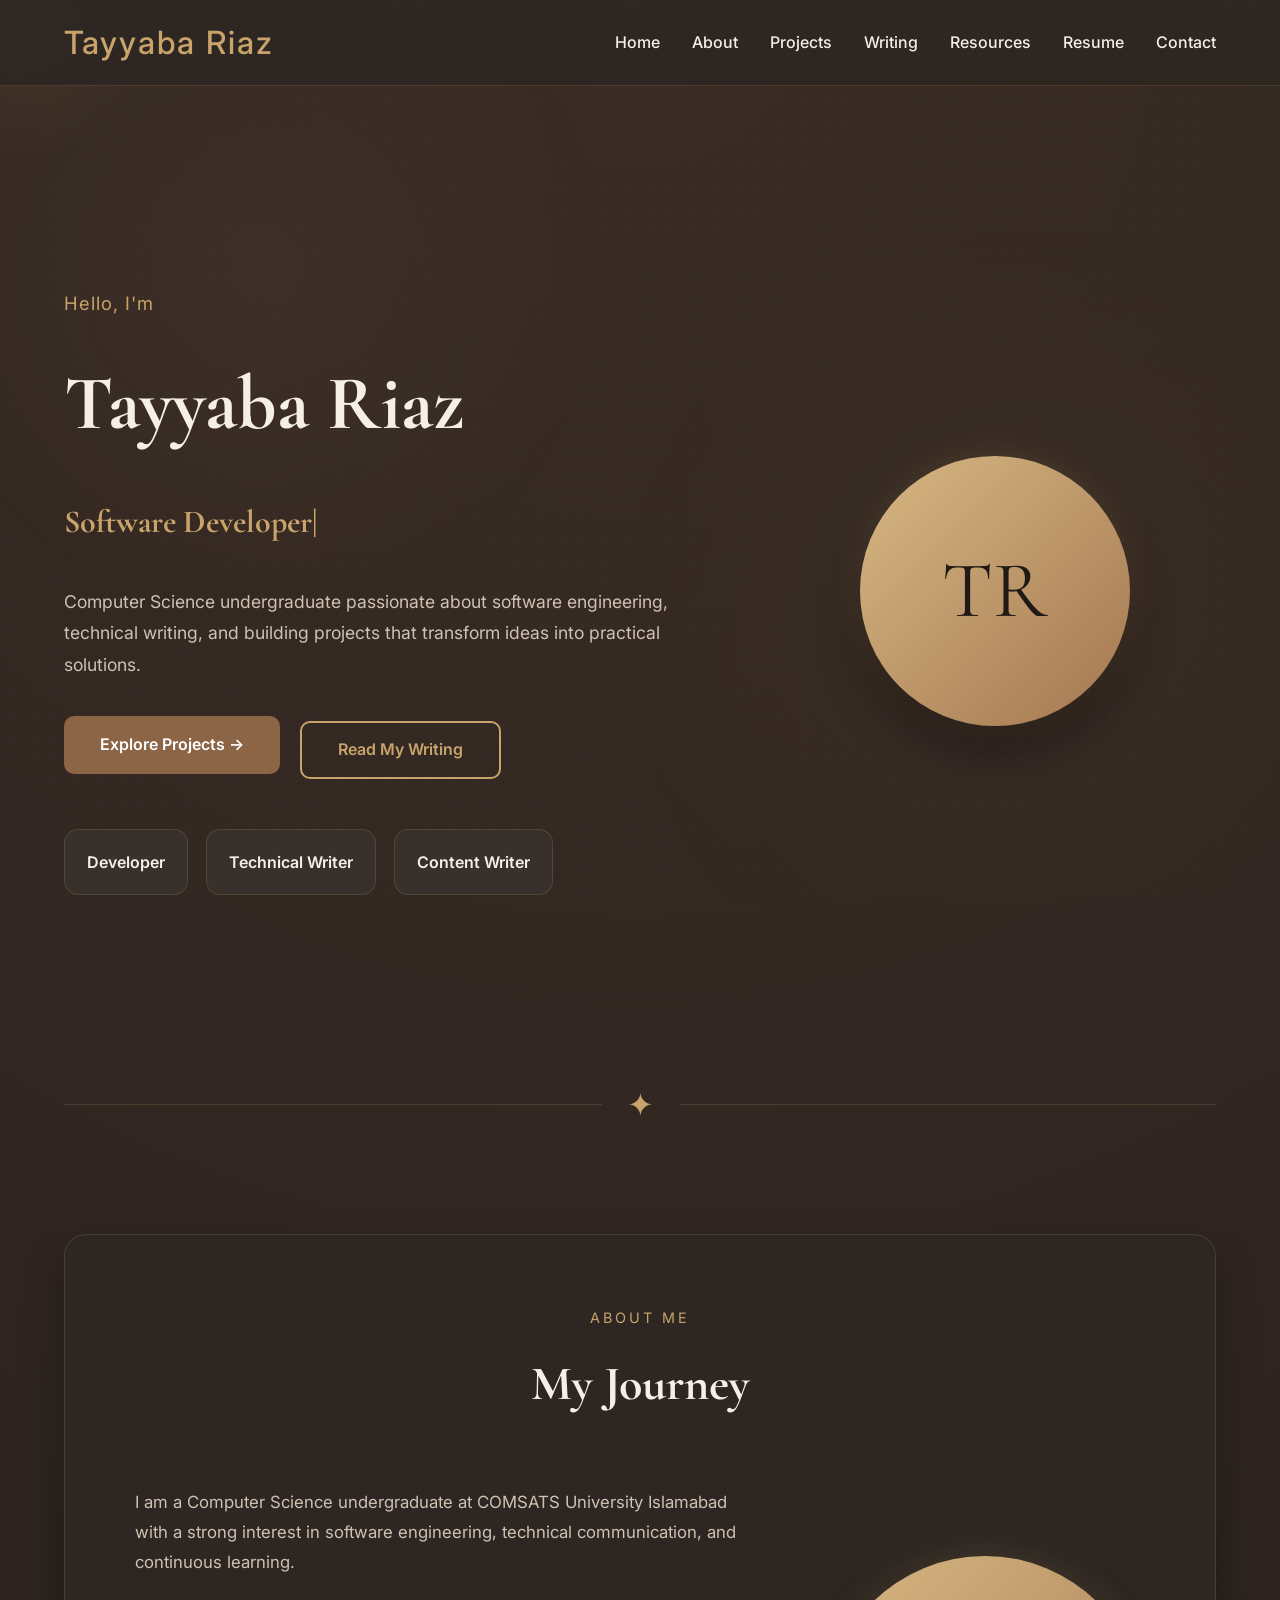
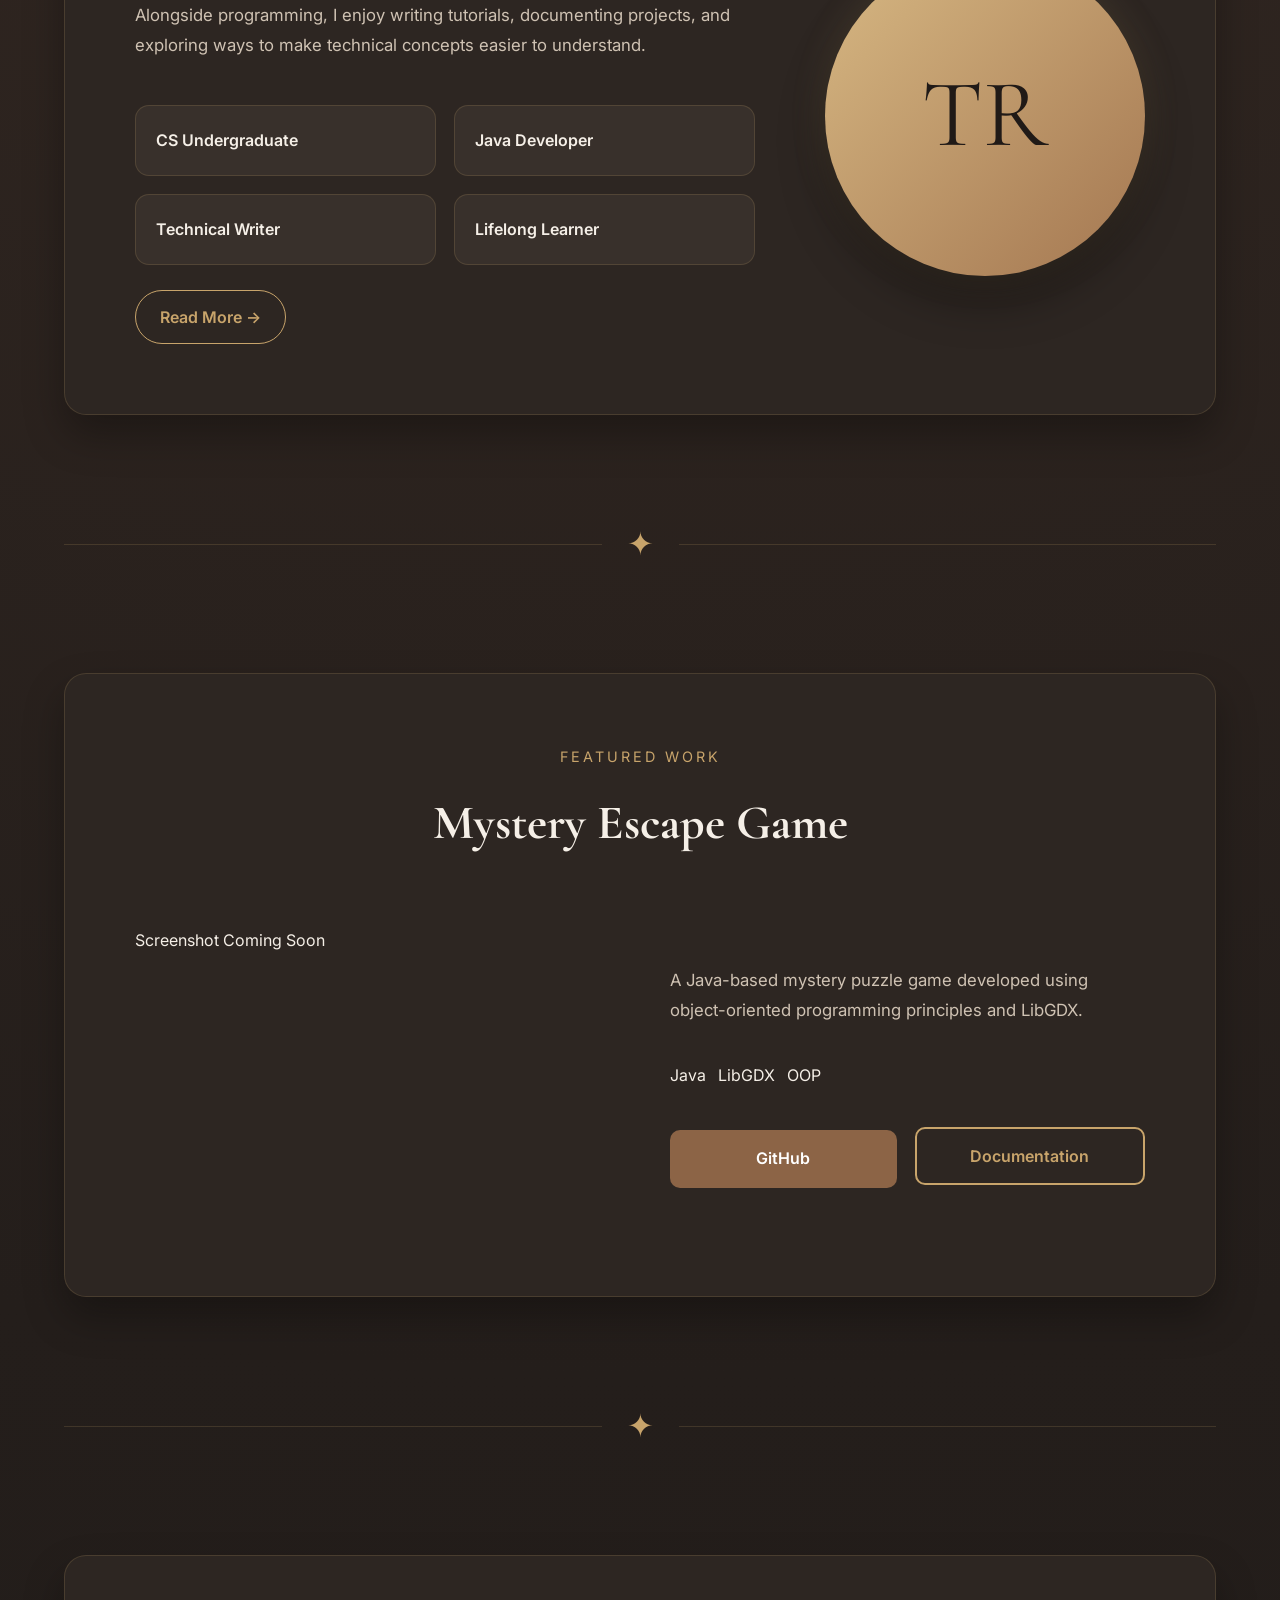
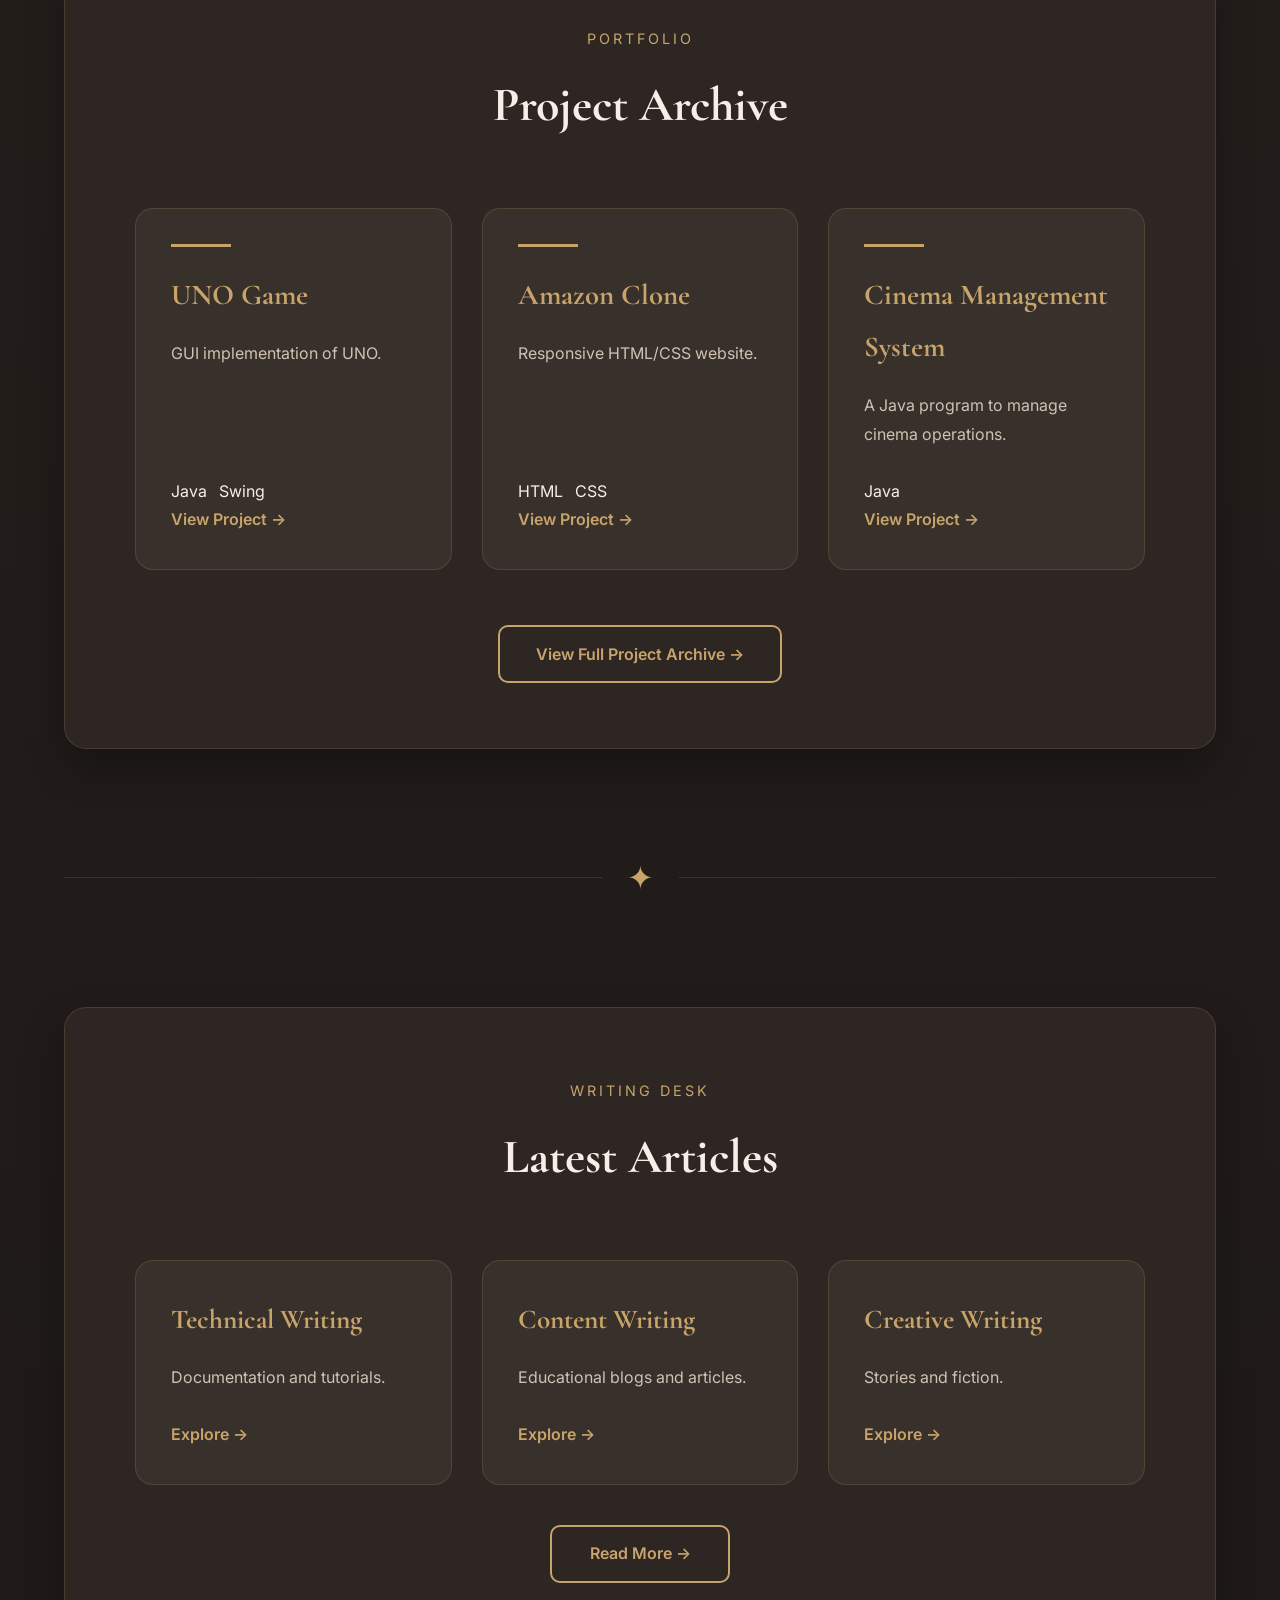
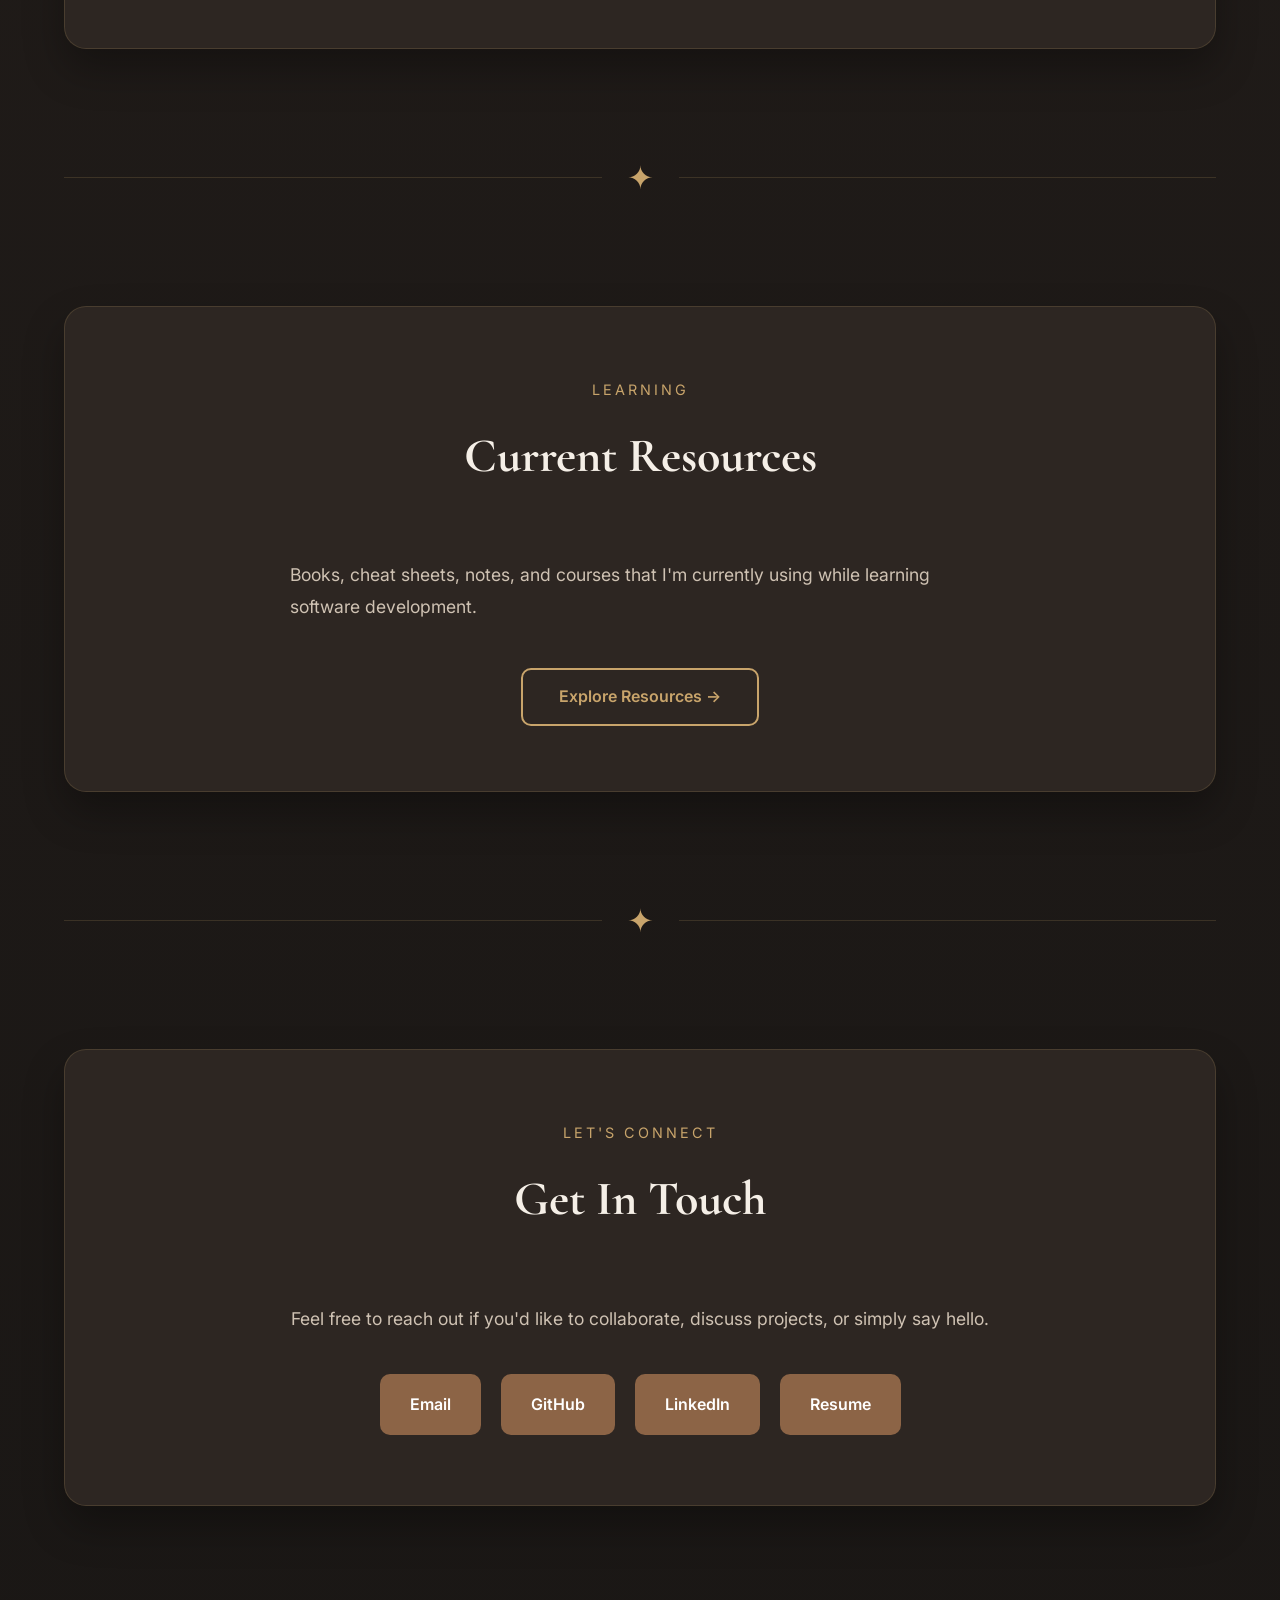
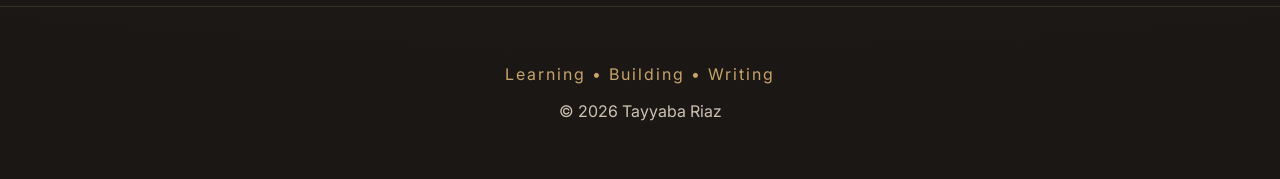
<file: index.html>
<!DOCTYPE html>
<html lang="en">

<head>
    <meta charset="UTF-8">
    <meta name="viewport" content="width=device-width, initial-scale=1.0">

    <title>Tayyaba Riaz | Portfolio</title>

    <meta name="description"
        content="Portfolio of Tayyaba Riaz - Computer Science Undergraduate, Software Developer, Technical Writer and Content Writer.">

    <!-- Google Fonts -->

    <link rel="preconnect" href="https://fonts.googleapis.com">

    <link rel="preconnect" href="https://fonts.gstatic.com" crossorigin>

    <link href="https://fonts.googleapis.com/css2?family=Cormorant+Garamond:wght@400;600;700&family=Inter:wght@300;400;500;600;700&display=swap"
        rel="stylesheet">

    <!-- CSS -->

    <link rel="stylesheet" href="css/style.css">
    <link rel="stylesheet" href="css/animations.css">
    <link rel="stylesheet" href="css/responsive.css">
</head>


<body>

    <!--extra stuff-->
    <div class="dust-container"></div>
    <div id="progress-bar"></div>
    <div class="cursor-glow"></div>

    <!-- nav -->
    <header>
        <nav>
            <a class="logo" href="#hero">Tayyaba Riaz</a>
            <ul>
                <li><a href="#hero">Home</a></li>
                <li><a href="#about">About</a></li>
                <li><a href="#projects">Projects</a></li>
                <li><a href="#writing">Writing</a></li>
                <li><a href="#resources">Resources</a></li>
                <li><a href="resume.html">Resume</a></li>
                <li><a href="contact.html">Contact</a></li>
            </ul>
        </nav>

    </header>

    <main>

        <!-- hero -->
        <section id="hero">
            <div class="hero-content">
                <div class="hero-text">
                    <p class="intro">Hello, I'm</p>
                    <h1>Tayyaba Riaz</h1>
                    <h2><span id="typing"></span></h2>

                    <p class="description">
                        Computer Science undergraduate passionate about software
                        engineering, technical writing, and building projects that
                        transform ideas into practical solutions.
                    </p>

                    <div class="hero-buttons">
                        <a href="#projects" class="primary-btn">Explore Projects →</a>
                        <a href="#writing" class="secondary-btn">Read My Writing</a>
                    </div>

                    <!-- roles -->
                    <div class="role-cards">
                        <a href="#projects" class="role-card"><span>Developer</span></a>
                        <a href="#writing" class="role-card"><span>Technical Writer</span></a>
                        <a href="#writing" class="role-card"><span>Content Writer</span></a>
                    </div>
                </div>

                <div class="hero-image">
                    <!-- Replace later -->
                    <div class="profile-circle">TR</div>
                </div>
            </div>
        </section>

        <div class="divider">
            <span>✦</span>
        </div>

        <!-- about me -->
        <section id="about" class="reveal">
            <div class="section-heading">
                <p>About Me</p>
                <h2>My Journey</h2>
            </div>

            <div class="about-container">
                <div class="about-text">
                    <p>
                        I am a Computer Science undergraduate at COMSATS University
                        Islamabad with a strong interest in software engineering,
                        technical communication, and continuous learning.
                    </p>

                    <p>
                        Alongside programming, I enjoy writing tutorials,
                        documenting projects, and exploring ways to make technical
                        concepts easier to understand.
                    </p>

                    <div class="quick-facts">
                        <div class="fact">
                            CS Undergraduate
                        </div>

                        <div class="fact">
                            Java Developer
                        </div>

                        <div class="fact">
                            Technical Writer
                        </div>

                        <div class="fact">
                            Lifelong Learner
                        </div>
                    </div>

                    <a href="about.html" class="read-more-btn">Read More →</a>
                </div>

                <div class="about-image">
                    <div class="profile-circle large">TR</div>
                </div>
            </div>
        </section>

        <div class="divider">
            <span>✦</span>
        </div>

        <!-- main project -->

        <section id="featured-project">
            <div class="section-heading">
                <p>Featured Work</p>
                <h2>Mystery Escape Game</h2>
            </div>

            <div class="featured-project">
                <div class="project-image">Screenshot Coming Soon</div>

                <div class="project-info">
                    <p>
                        A Java-based mystery puzzle game developed using object-oriented programming principles and LibGDX.
                    </p>

                    <div class="tech-stack">
                        <span>Java</span>
                        <span>LibGDX</span>
                        <span>OOP</span>
                    </div>

                    <div class="project-buttons">
                        <a href="https://github.com/T-R-Malik/Mystery-Game" target="_blank" class="primary-btn">GitHub</a>
                        <a href="#writing" class="secondary-btn">Documentation</a>
                    </div>
                </div>
            </div>
        </section>

        <div class="divider">
            <span>✦</span>
        </div>

        <!-- all projects -->

        <section id="projects">
            <div class="section-heading">
                <p>Portfolio</p>
                <h2>Project Archive</h2>
            </div>

            <div class="project-grid">
                <!-- all cards template-->
                <article class="project-card">
                    <h3>UNO Game</h3>
                    <p>GUI implementation of UNO.</p>
                    <div class="tech-stack">
                        <span>Java</span>
                        <span>Swing</span>
                    </div>
                    <a href="https://github.com/T-R-Malik/uno-game-group" target="_blank">View Project →</a>
                </article>

                <article class="project-card">
                    <h3>Amazon Clone</h3>
                    <p>Responsive HTML/CSS website.</p>
                    <div class="tech-stack">
                        <span>HTML</span>
                        <span>CSS</span>
                    </div>
                    <a href="https://github.com/T-R-Malik/amazon-clone" target="_blank">View Project →</a>
                </article>

                <article class="project-card">
                    <h3>Cinema Management System</h3>
                    <p>A Java program to manage cinema operations.</p>
                    <div class="tech-stack">
                        <span>Java</span>
                    </div>
                    <a href="https://github.com/T-R-Malik/cinema-management-system" target="_blank">View Project →</a>
                </article>
            </div>
            <div class="archive-button">
                <a href="projects.html" class="secondary-btn">View Full Project Archive →</a>

</div>
        </section>

        <div class="divider">
            <span>✦</span>
        </div>

        <!-- writing desk -->

        <section id="writing">
            <div class="section-heading">
                <p>Writing Desk</p>
                <h2>Latest Articles</h2>
            </div>

            <div class="writing-grid">
                <article class="writing-card">
                    <h3>Technical Writing</h3>
                    <p>Documentation and tutorials.</p>
                    <a href="#">Explore →</a>
                </article>

                <article class="writing-card">
                    <h3>Content Writing</h3>
                    <p>Educational blogs and articles.</p>
                    <a href="#">Explore →</a>
                </article>

                <article class="writing-card">
                    <h3>Creative Writing</h3>
                    <p>Stories and fiction.</p>
                    <a href="#">Explore →</a>
                </article>
            </div>

            <div class="hero-buttons center">
                <a href="writing.html" class="secondary-btn">Read More →</a>
           </div>
        </section>

        <div class="divider">
            <span>✦</span>
        </div>

        <!-- resources - extra - might remove -->

        <section id="resources">
            <div class="section-heading">
                <p>Learning</p>
                <h2>Current Resources</h2>
            </div>

            <p class="contact-message">
                Books, cheat sheets, notes, and courses that I'm currently using while learning software development.
            </p>

            <div class="hero-buttons center">
                <a href="resources.html" class="secondary-btn">Explore Resources →</a>
            </div>
    
        </section>

        <div class="divider">
            <span>✦</span>
        </div>

        <!-- contact me -->
        <section id="contact">
            <div class="section-heading">
                <p>Let's Connect</p>
                <h2>Get In Touch</h2>
            </div>

            <p class="contact-message">
                Feel free to reach out if you'd like to collaborate, discuss projects, or simply say hello.
            </p>

            <div class="contact-links">
                <a href="mailto:tbusinr1@gmail.com">Email</a>
                <a href="https://github.com/T-R-Malik" target="_blank">GitHub</a>
                <a href="https://www.linkedin.com/in/tayyaba-r-90937a376/" target="_blank">LinkedIn</a>
                <a href="resume.html">Resume</a>
            </div>
        </section>
    </main>

    <footer>
        <p> Learning • Building • Writing</p>
        <p>© 2026 Tayyaba Riaz</p>
    </footer>

    <!-- JavaScript -->
    <script src="js/script.js"></script>
</body>
</html>
</file>
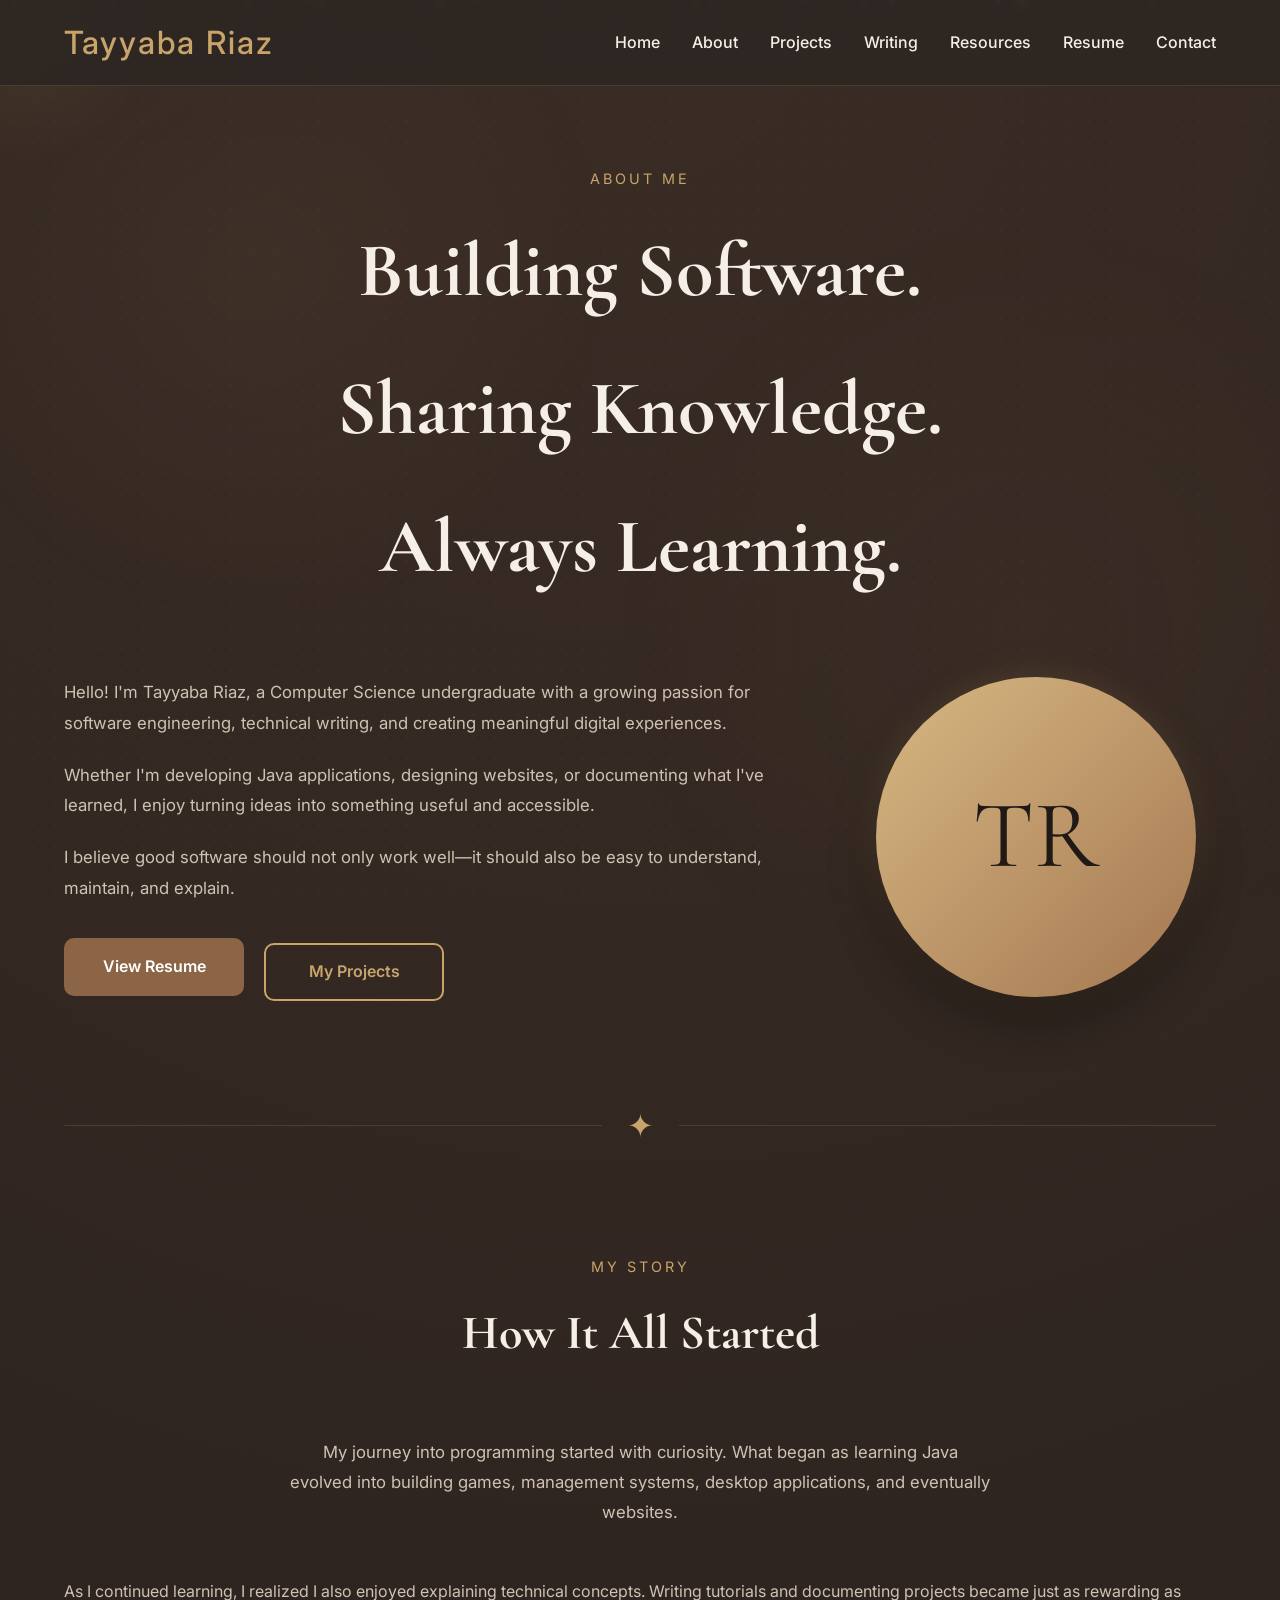
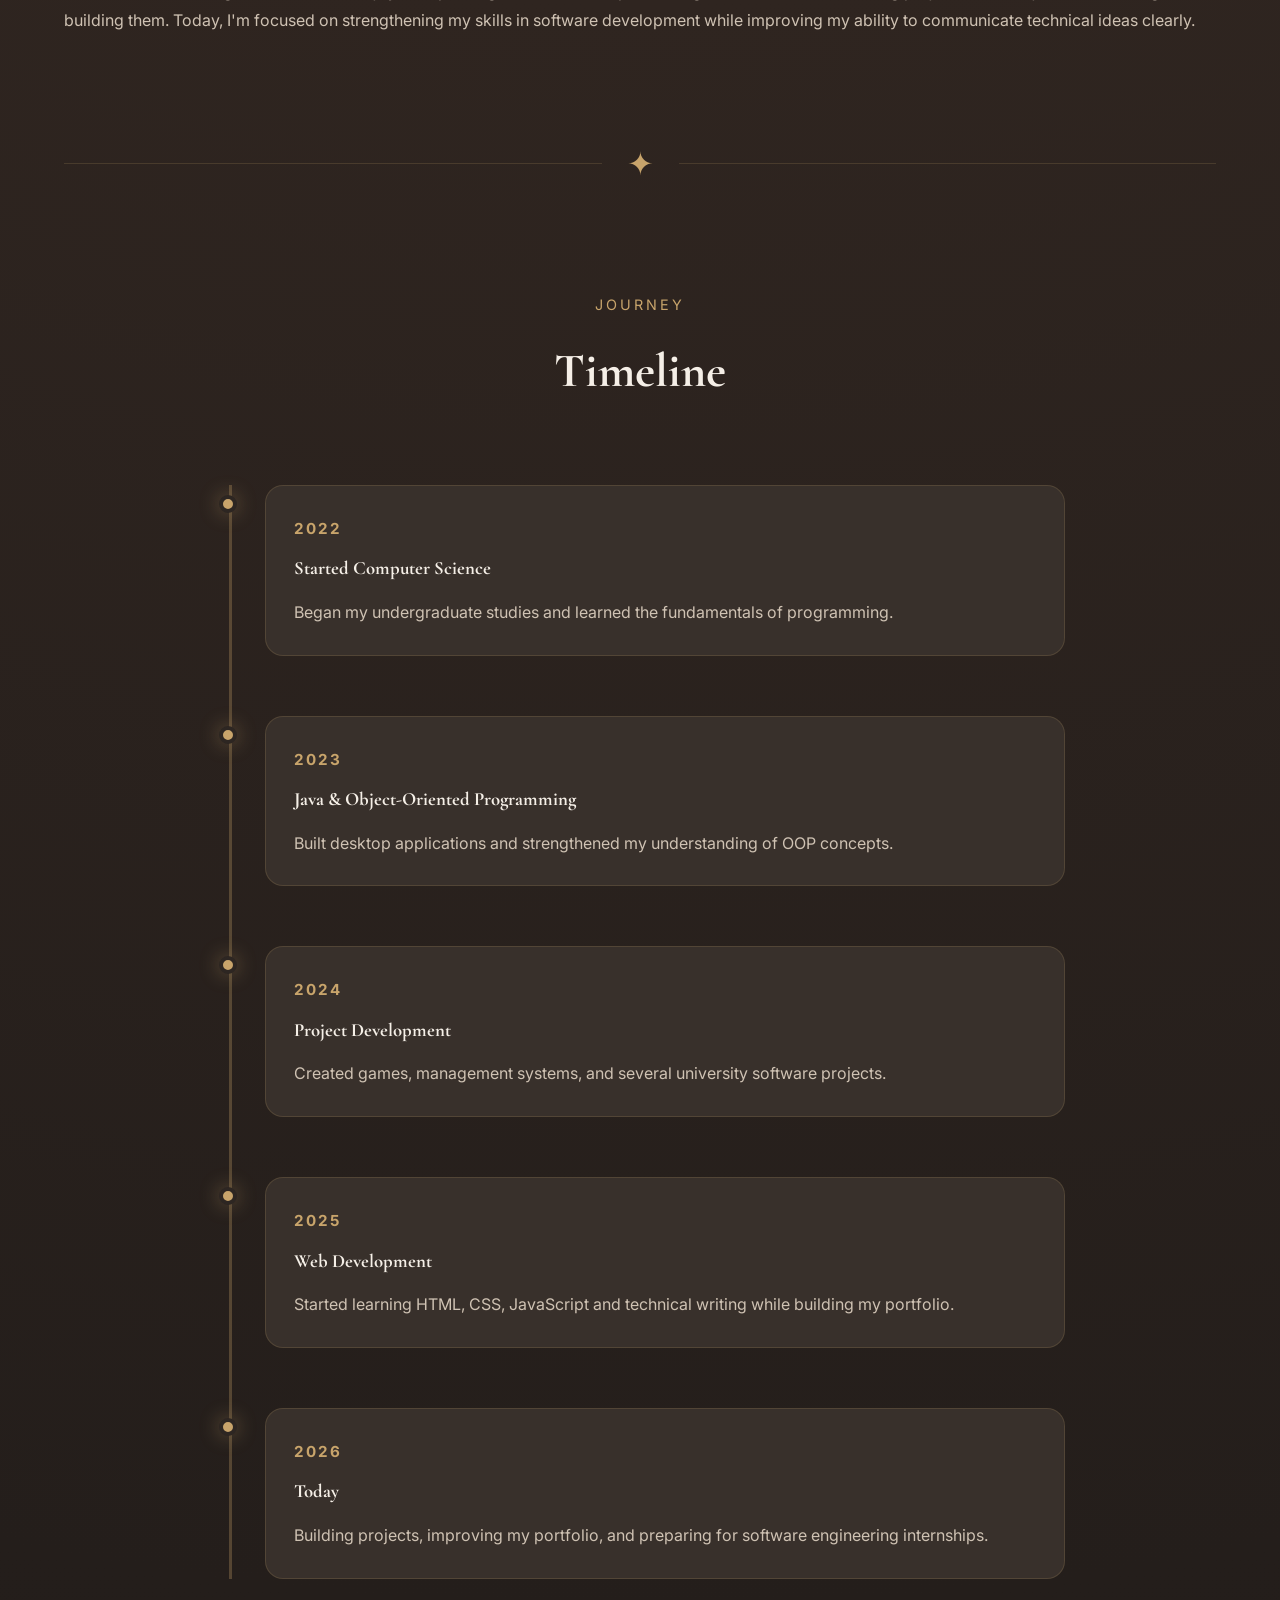
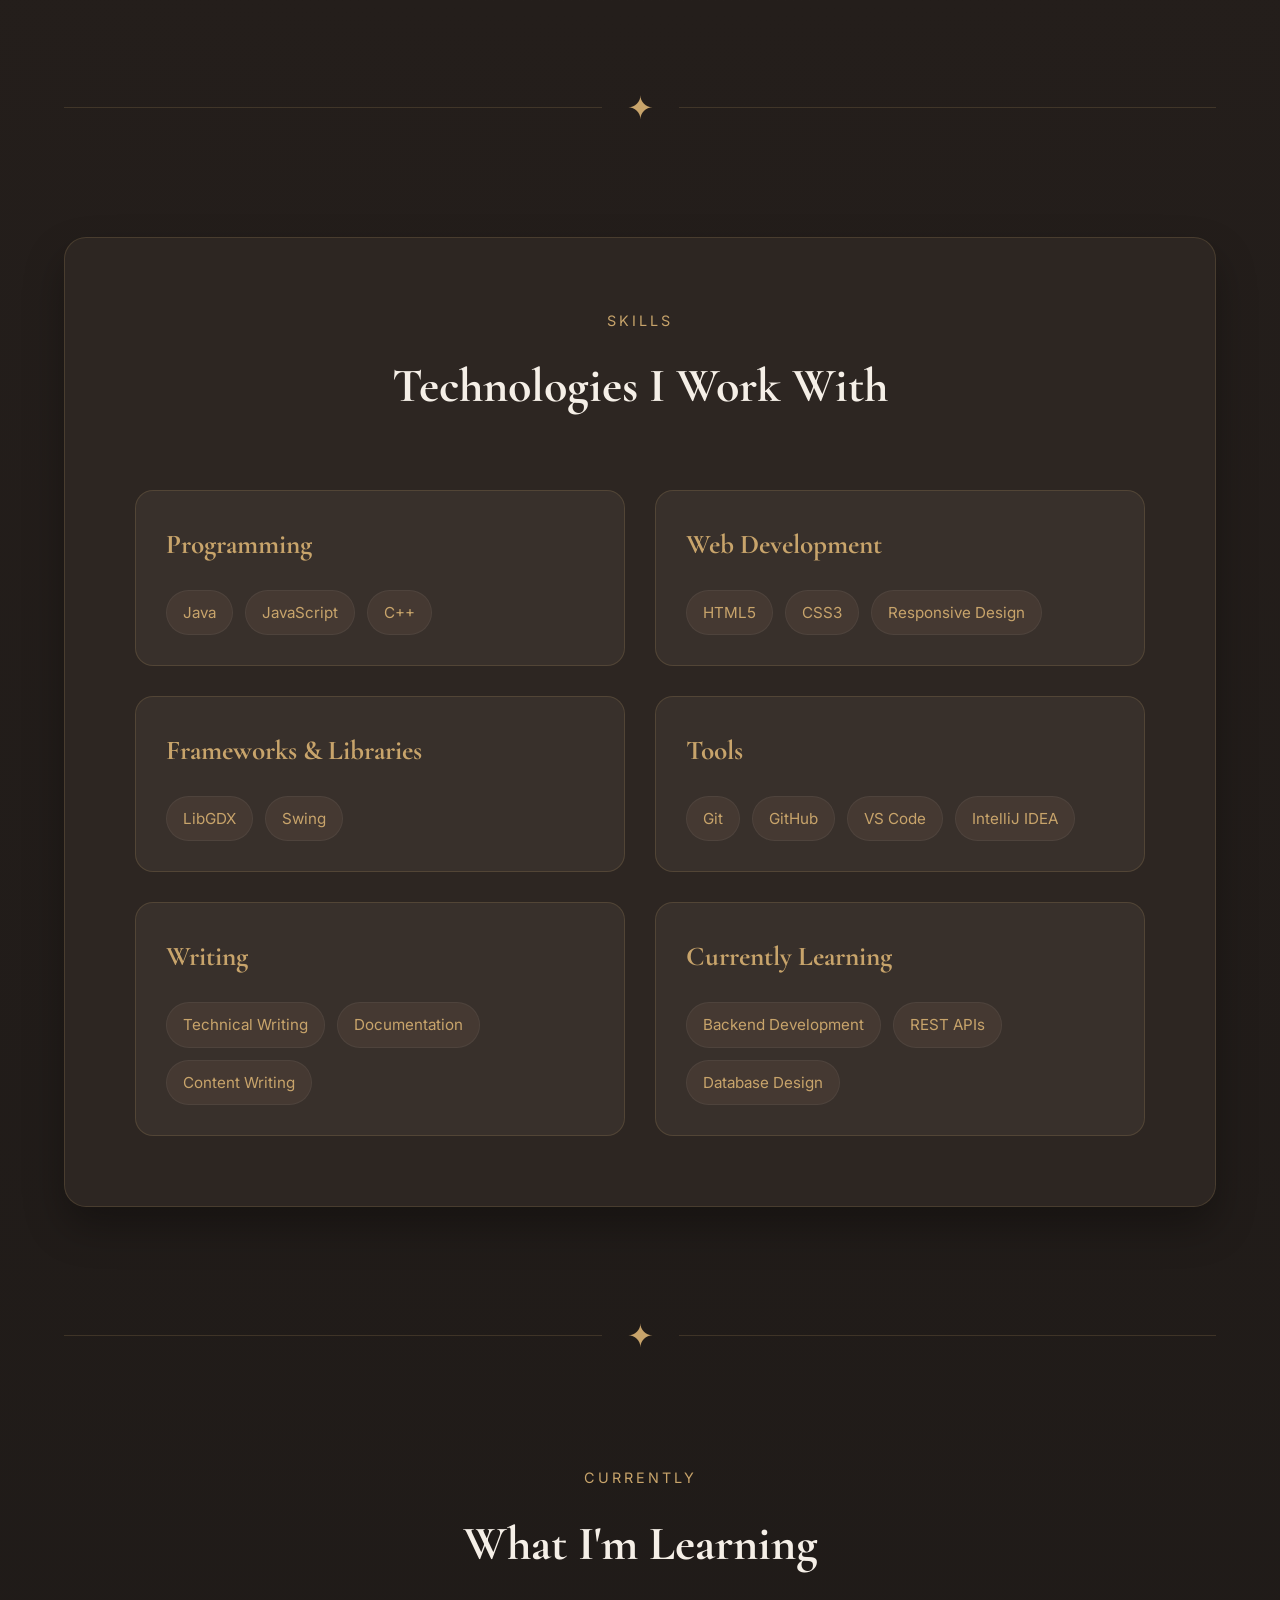
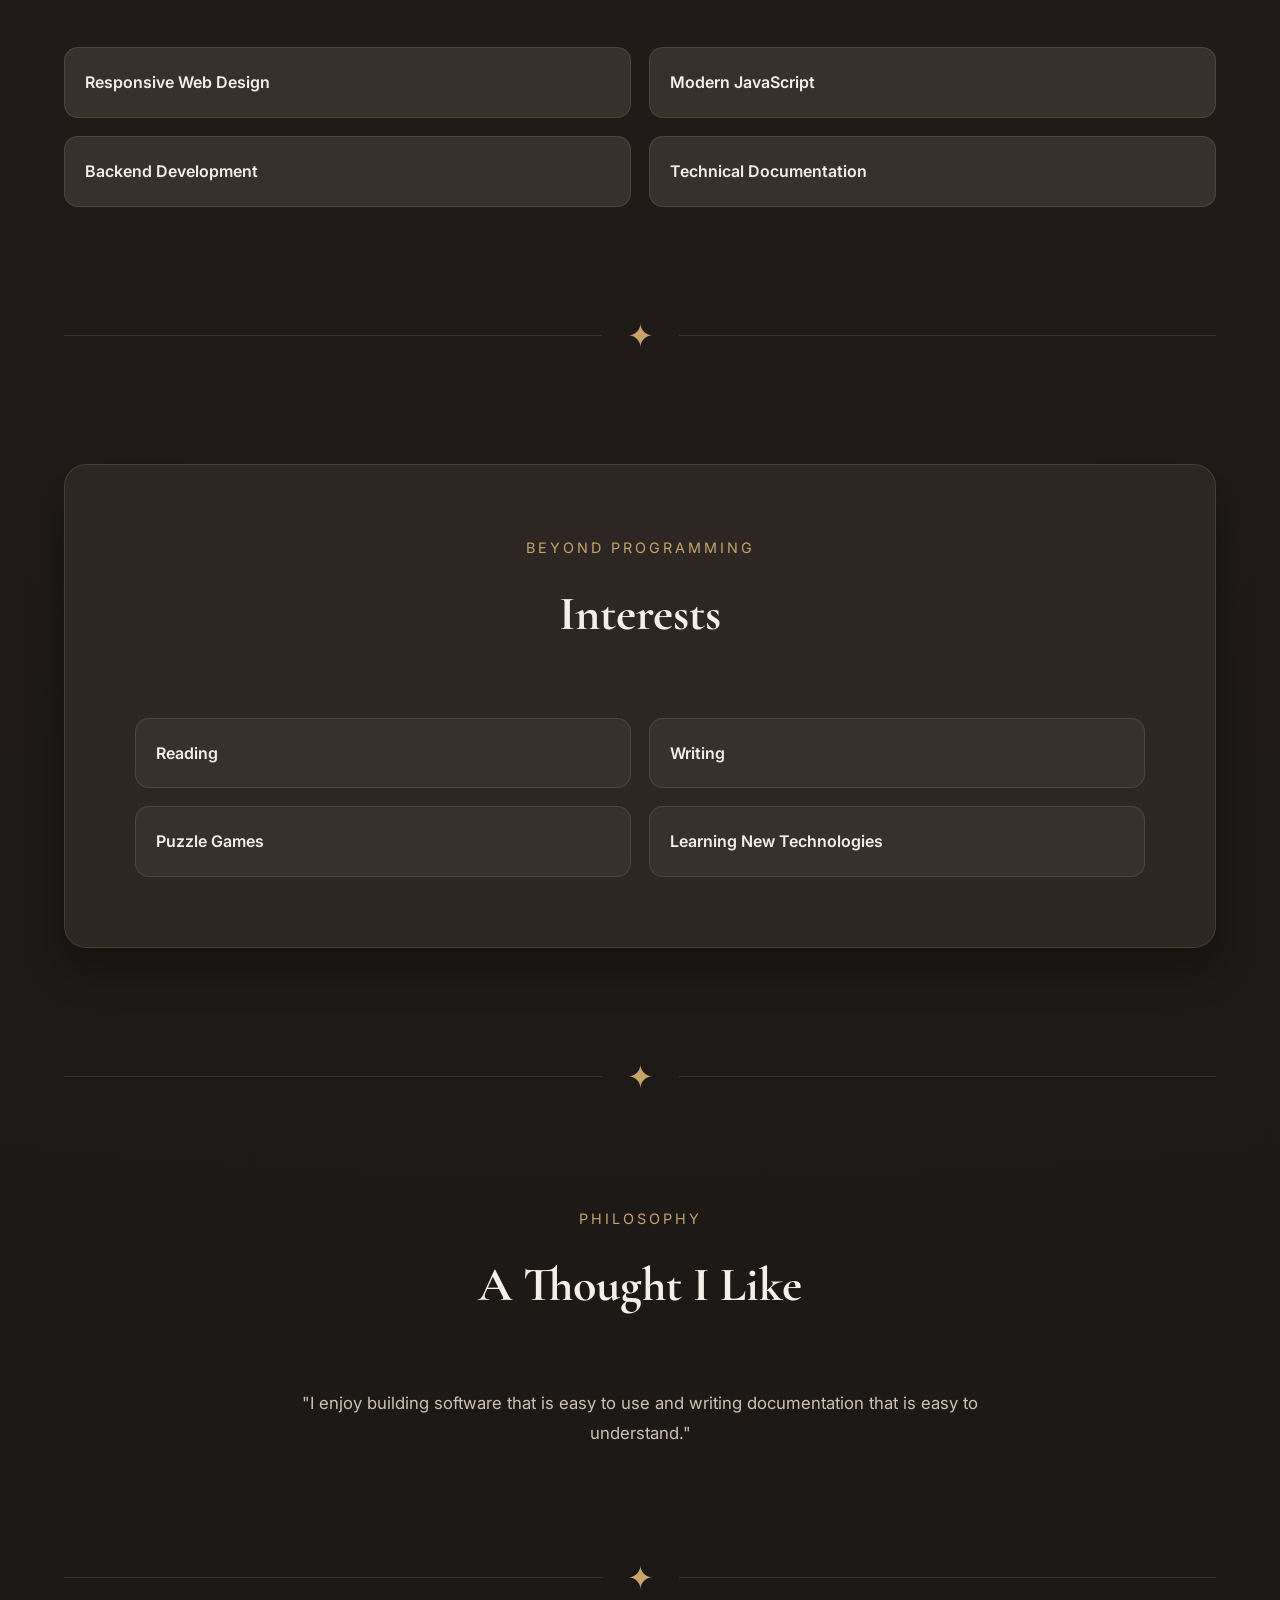
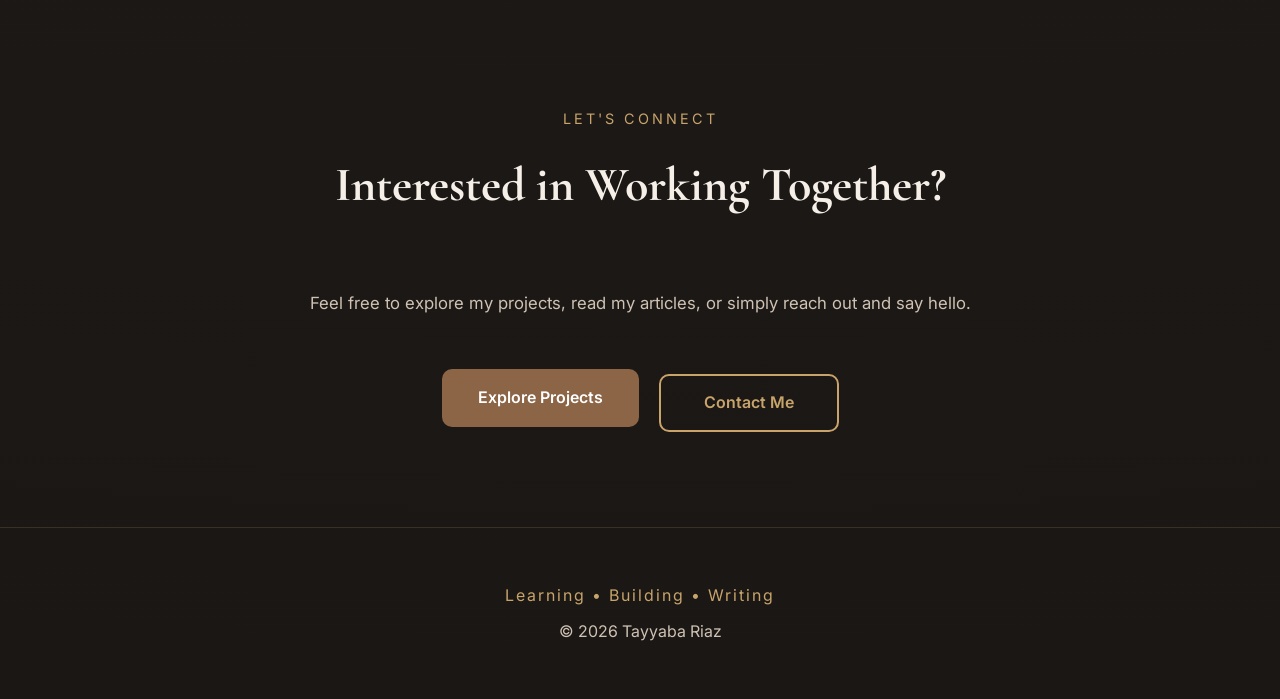
<file: about.html>
<!DOCTYPE html>
<html lang="en">

<head>

    <meta charset="UTF-8">
    <meta name="viewport" content="width=device-width, initial-scale=1.0">

    <title>About | Tayyaba Riaz</title>

    <meta name="description"
        content="Learn more about Tayyaba Riaz, a Computer Science undergraduate, software developer, and technical writer.">

    <link rel="preconnect" href="https://fonts.googleapis.com">

    <link rel="preconnect" href="https://fonts.gstatic.com" crossorigin>

    <link href="https://fonts.googleapis.com/css2?family=Cormorant+Garamond:wght@400;600;700&family=Inter:wght@300;400;500;600;700&display=swap"
        rel="stylesheet">

    <link rel="stylesheet" href="css/style.css">
    <link rel="stylesheet" href="css/animations.css">
    <link rel="stylesheet" href="css/responsive.css">

</head>

<body>

    <div class="dust-container"></div>
    <div id="progress-bar"></div>
    <div class="cursor-glow"></div>

    <header>
        <nav>
            <a class="logo" href="index.html">Tayyaba Riaz</a>
            <ul>

                <li><a href="index.html">Home</a></li>
                <li><a href="about.html">About</a></li>
                <li><a href="index.html#projects">Projects</a></li>
                <li><a href="index.html#writing">Writing</a></li>
                <li><a href="index.html#resources">Resources</a></li>
                <li><a href="resume.html">Resume</a></li>
                <li><a href="index.html#contact">Contact</a></li>
            </ul>
        </nav>
    </header>

    <main>
        <section id="about-hero">
            <div class="section-heading">
                <p>About Me</p>
                <h1>Building Software.<br>Sharing Knowledge.<br>Always Learning.</h1>
            </div>
            
            <div class="about-container">
                <div class="about-text">
                    <p>
                        Hello! I'm Tayyaba Riaz, a Computer Science undergraduate with a growing passion for software engineering, technical writing, and creating meaningful digital experiences.
                    </p>
                    
                    <p>
                        Whether I'm developing Java applications, designing websites, or documenting what I've learned, I enjoy turning ideas into something useful and accessible.
                    </p>
                    
                    <p>
                        I believe good software should not only work well—it should also be easy to understand, maintain, and explain.
                    </p>
                    
                    <div class="hero-buttons">
                        <a href="resume.html" class="primary-btn">View Resume</a>
                        <a href="index.html#projects" class="secondary-btn">My Projects</a>
                    </div>
                </div>
                
                <div class="about-image">
                    <div class="profile-circle large">TR</div>
                </div>
            </div>
        </section>
        
        <div class="divider"><span>✦</span></div>
        
        <section id="story">
            <div class="section-heading">
                <p>My Story</p>
                <h2>How It All Started</h2>
            </div>
            
            <p class="section-subtitle">
                My journey into programming started with curiosity. What began as learning Java evolved into building games, management systems, desktop applications, and eventually websites.
            </p>
            
            <p>
                As I continued learning, I realized I also enjoyed explaining technical concepts. Writing tutorials and documenting projects became just as rewarding as building them. Today, I'm focused on strengthening my skills in software development while improving my ability to communicate technical ideas clearly.
            </p>
        </section>
        
        <div class="divider"><span>✦</span></div>
        
        <section id="timeline">
            <div class="section-heading">
                <p>Journey</p>
                <h2>Timeline</h2>
            </div>

            <div class="timeline">
                <div class="timeline-item">
                    <div class="timeline-dot"></div>
                    <div class="timeline-content">
                        <span class="timeline-year">2022</span>
                        <h3>Started Computer Science</h3>
                        <p>
                            Began my undergraduate studies and learned the
                            fundamentals of programming.
                        </p>
                    </div>
                </div>

                <div class="timeline-item">
                    <div class="timeline-dot"></div>
                    <div class="timeline-content">
                        <span class="timeline-year">2023</span>
                        <h3>Java & Object-Oriented Programming</h3>
                        <p>
                            Built desktop applications and strengthened my
                            understanding of OOP concepts.
                        </p>
                    </div>
                </div>

                <div class="timeline-item">
                    <div class="timeline-dot"></div>
                    <div class="timeline-content">
                        <span class="timeline-year">2024</span>
                        <h3>Project Development</h3>
                        <p>
                            Created games, management systems, and several
                            university software projects.
                        </p>
                    </div>
                </div>

                <div class="timeline-item">
                    <div class="timeline-dot"></div>
                    <div class="timeline-content">
                        <span class="timeline-year">2025</span>
                        <h3>Web Development</h3>
                        <p>
                            Started learning HTML, CSS, JavaScript and technical
                            writing while building my portfolio.
                        </p>
                    </div>
                </div>

                <div class="timeline-item">
                    <div class="timeline-dot"></div>
                    <div class="timeline-content">
                        <span class="timeline-year">2026</span>
                        <h3>Today</h3>
                        <p>
                            Building projects, improving my portfolio,
                            and preparing for software engineering internships.
                        </p>
                    </div>
                </div>
            </div>
        </section>
        
        <div class="divider"><span>✦</span></div>
        
        <section id="skills">
            <div class="section-heading">
                <p>Skills</p>
                <h2>Technologies I Work With</h2>
            </div>

            <div class="skills-grid">
                <div class="skill-category">
                    <h3>Programming</h3>
                    <div class="skill-tags">
                        <span>Java</span>
                        <span>JavaScript</span>
                        <span>C++</span>
                    </div>
                </div>

                <div class="skill-category">
                    <h3>Web Development</h3>
                    <div class="skill-tags">
                        <span>HTML5</span>
                        <span>CSS3</span>
                        <span>Responsive Design</span>
                    </div>
                </div>

                <div class="skill-category">
                    <h3>Frameworks & Libraries</h3>
                    <div class="skill-tags">
                        <span>LibGDX</span>
                        <span>Swing</span>
                    </div>
                </div>

                <div class="skill-category">
                    <h3>Tools</h3>
                    <div class="skill-tags">
                        <span>Git</span>
                        <span>GitHub</span>
                        <span>VS Code</span>
                        <span>IntelliJ IDEA</span>
                    </div>
                </div>

                <div class="skill-category">
                    <h3>Writing</h3>
                    <div class="skill-tags">
                        <span>Technical Writing</span>
                        <span>Documentation</span>
                        <span>Content Writing</span>
                    </div>
                </div>

                <div class="skill-category">
                    <h3>Currently Learning</h3>
                    <div class="skill-tags">
                        <span>Backend Development</span>
                        <span>REST APIs</span>
                        <span>Database Design</span>
                    </div>
                </div>
            </div>
        </section>
        
        <div class="divider"><span>✦</span></div>
        
        <section id="learning">
            <div class="section-heading">
                <p>Currently</p>
                <h2>What I'm Learning</h2>
            </div>
            
            <div class="quick-facts">
                <div class="fact">Responsive Web Design</div>
                <div class="fact">Modern JavaScript</div>
                <div class="fact">Backend Development</div>
                <div class="fact">Technical Documentation</div>
            </div>
        </section>
        
        <div class="divider"><span>✦</span></div>
        
        <section id="interests">
            <div class="section-heading">
                <p>Beyond Programming</p>
                <h2>Interests</h2>
            </div>
            
            <div class="quick-facts">
                <div class="fact">Reading</div>
                <div class="fact">Writing</div>
                <div class="fact">Puzzle Games</div>
                <div class="fact">Learning New Technologies</div>
            </div>
        </section>
        
        <div class="divider"><span>✦</span></div>
        
        <section id="quote">
            <div class="section-heading">
                <p>Philosophy</p>
                <h2>A Thought I Like</h2>
            </div>
            
            <p class="section-subtitle">
                "I enjoy building software that is easy to use and writing documentation that is easy to understand."
            </p>
        </section>
        
        <div class="divider"><span>✦</span></div>
        
        <section id="about-contact">
            <div class="section-heading">
                <p>Let's Connect</p>
                <h2>Interested in Working Together?</h2>
            </div>
            
            <p class="section-subtitle">
                Feel free to explore my projects, read my articles, or simply reach out and say hello.
            </p>
            
            <div class="about-contact-buttons">
                <a href="index.html#projects" class="primary-btn">Explore Projects</a>
                <a href="index.html#contact" class="secondary-btn">Contact Me</a>
            </div>
        </section>
    </main>
    
    <footer>
        <p>Learning • Building • Writing</p>
        <p>© 2026 Tayyaba Riaz</p>
    </footer>
    <script src="js/script.js"></script>
</body>
</html>
</file>
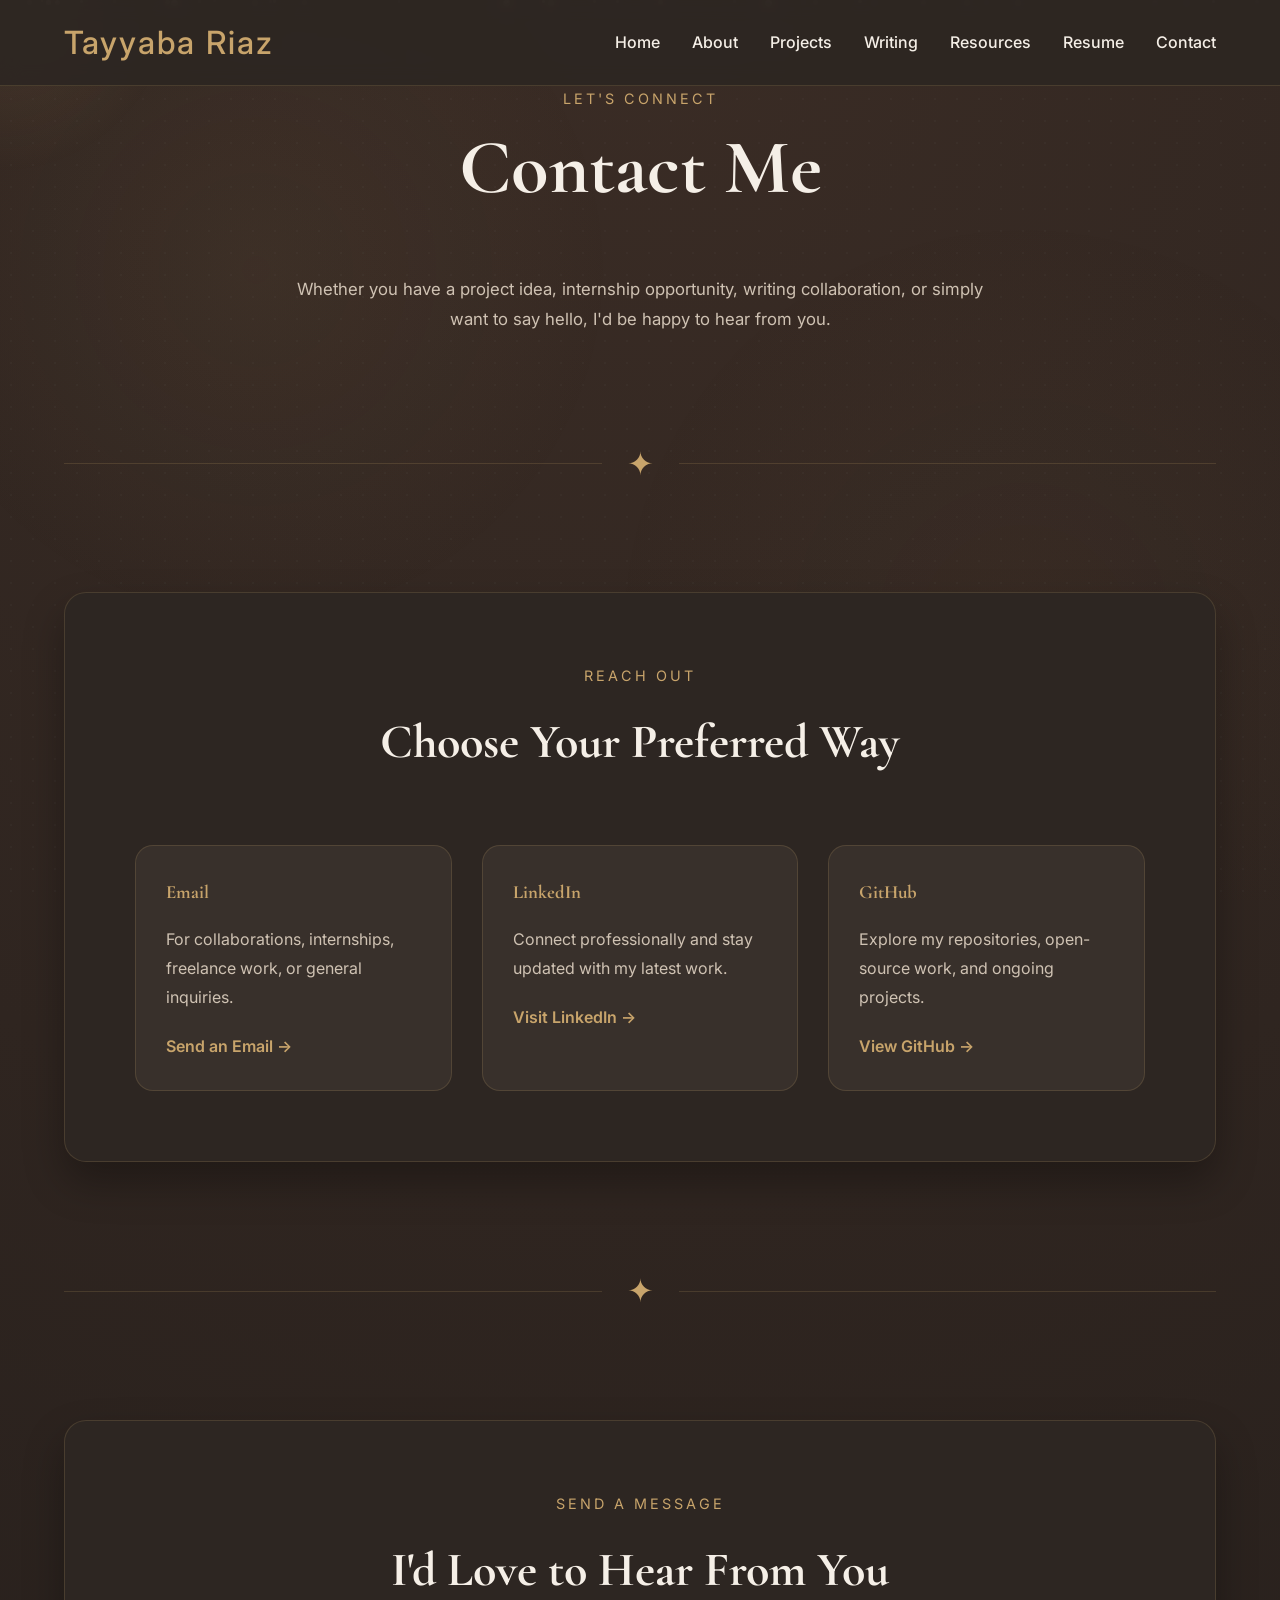
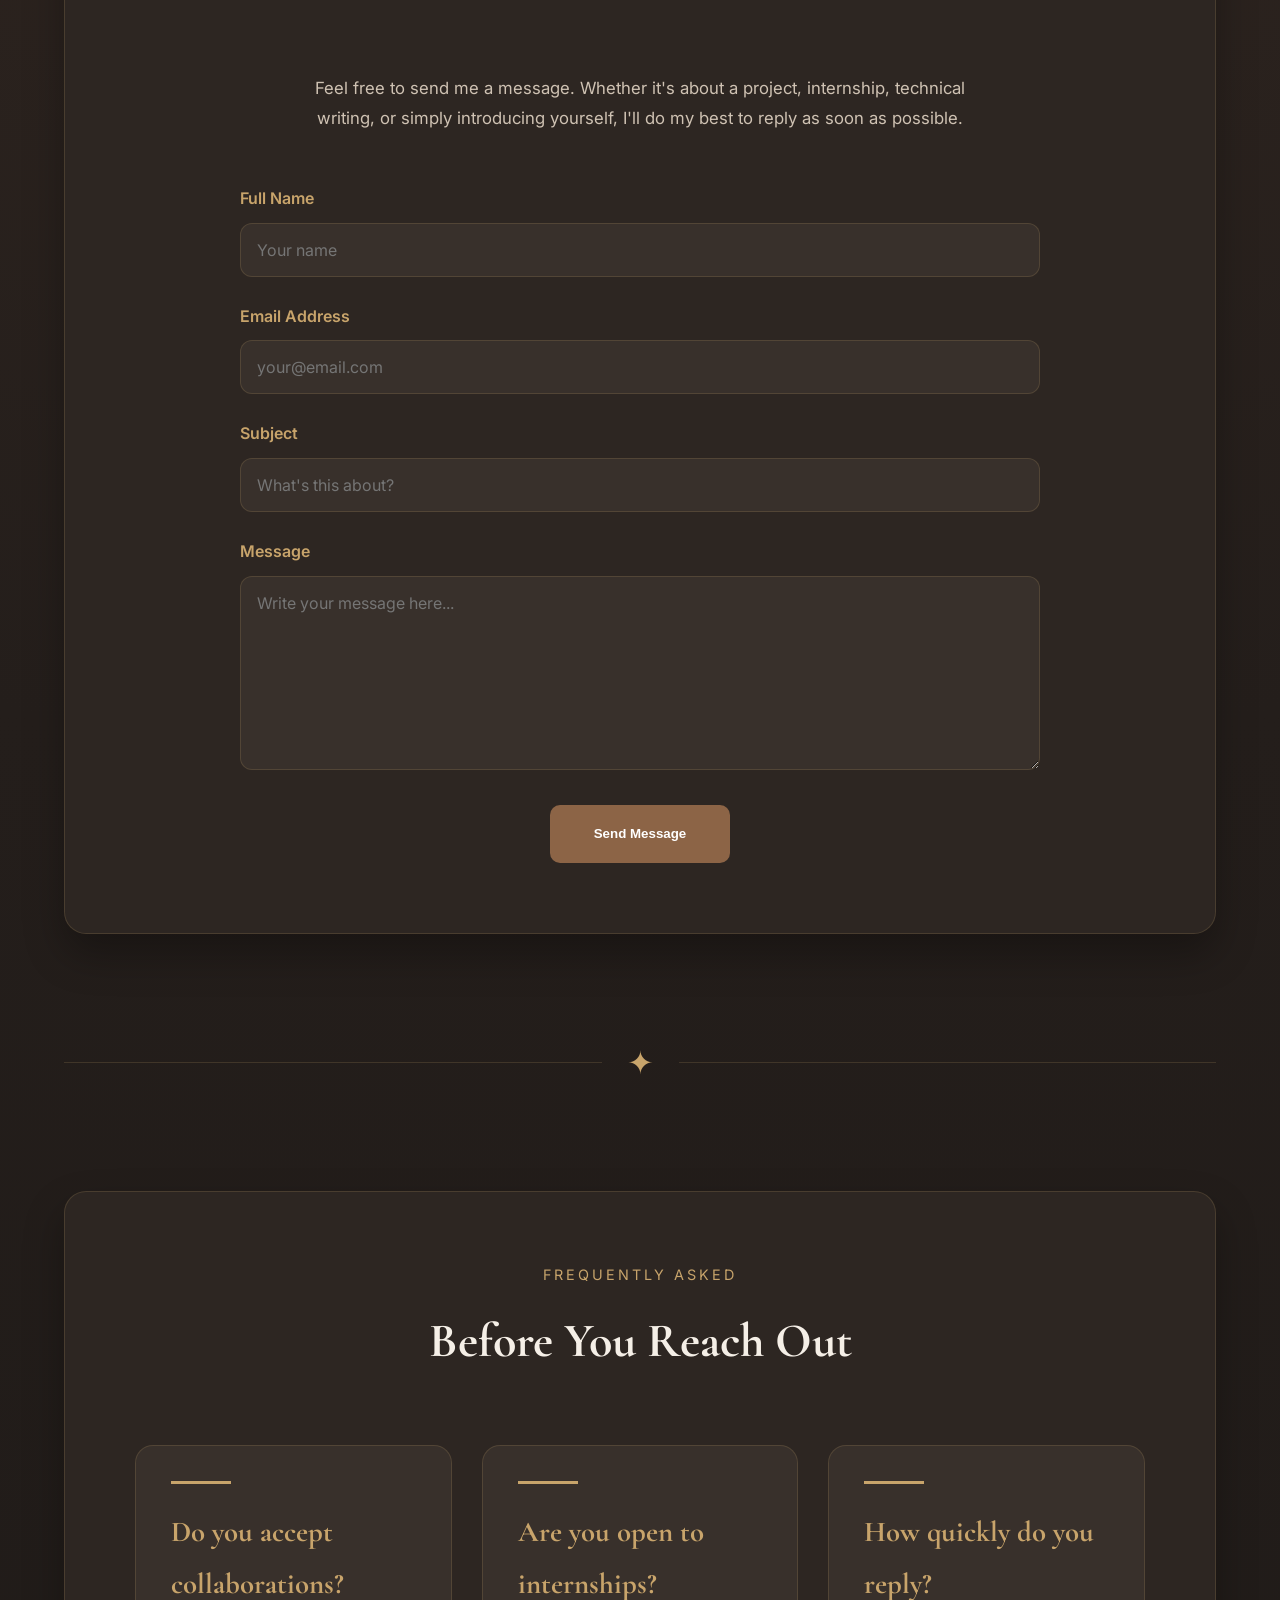
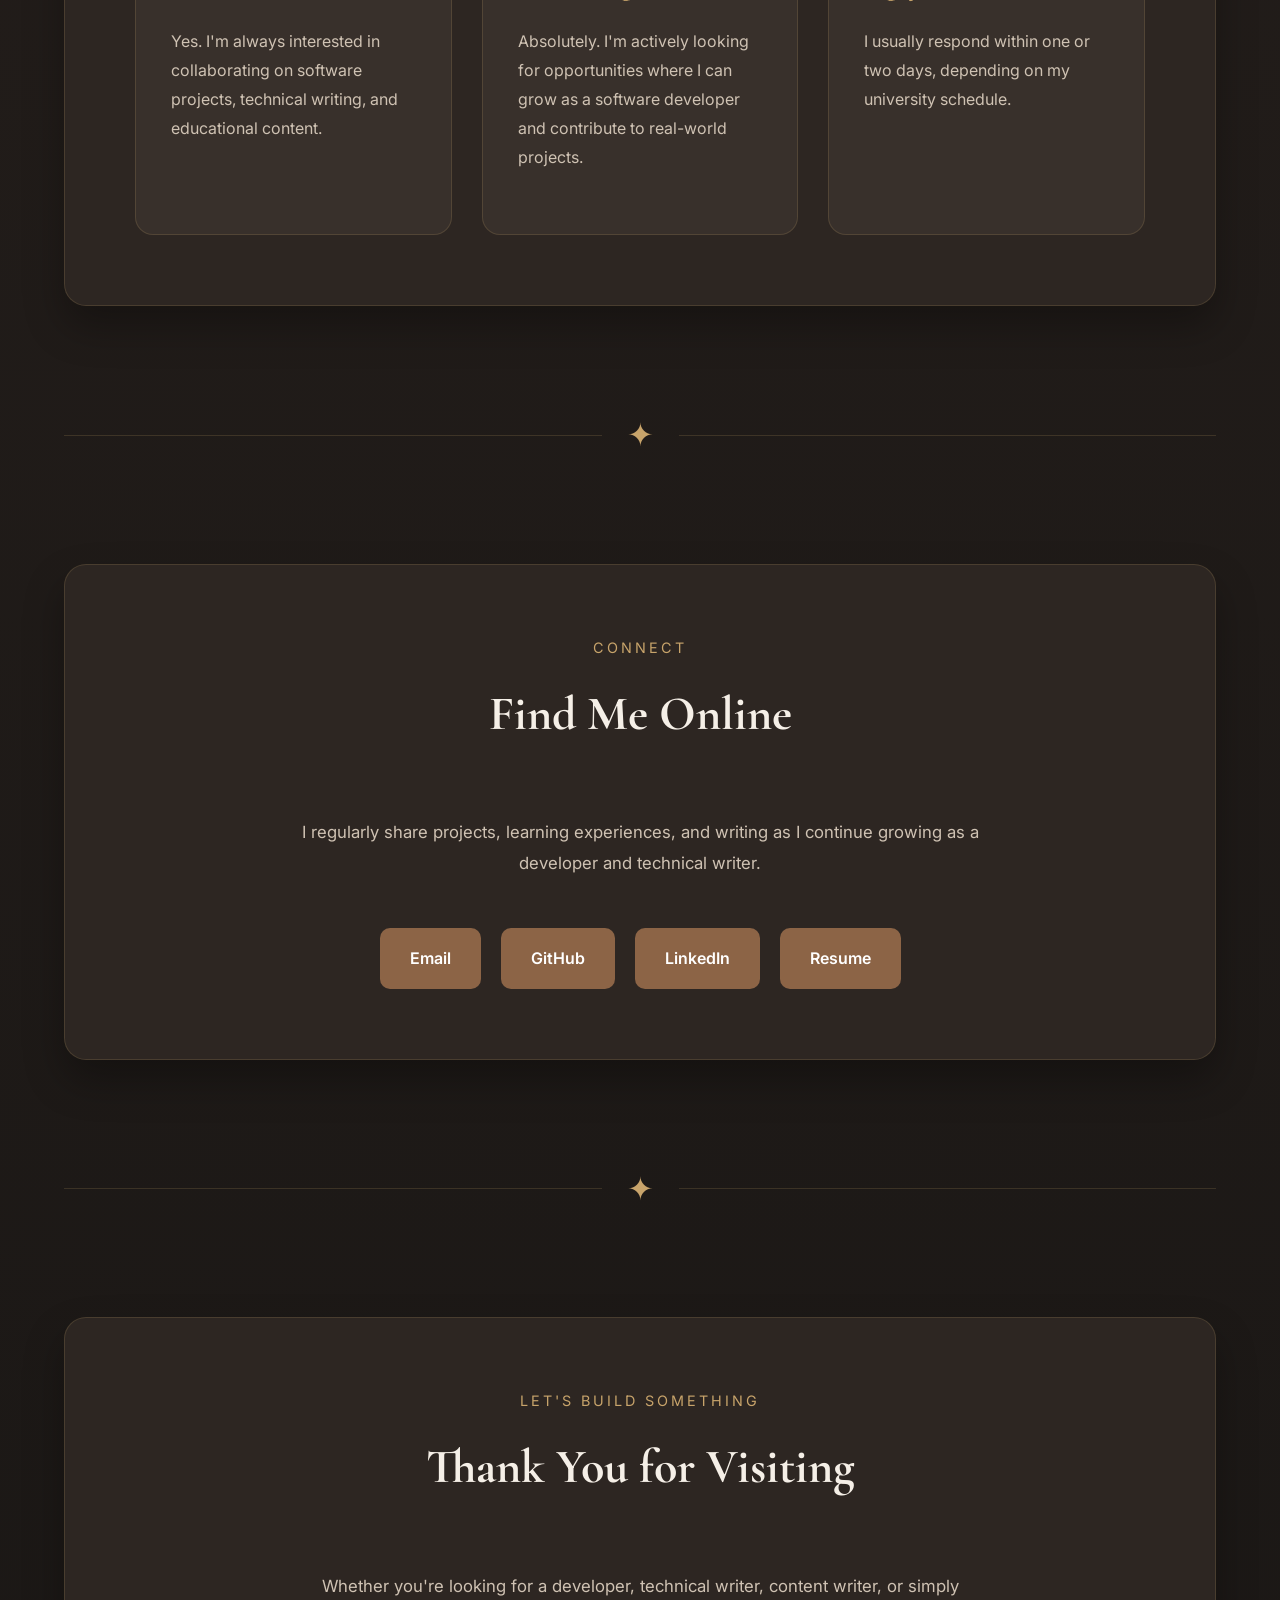
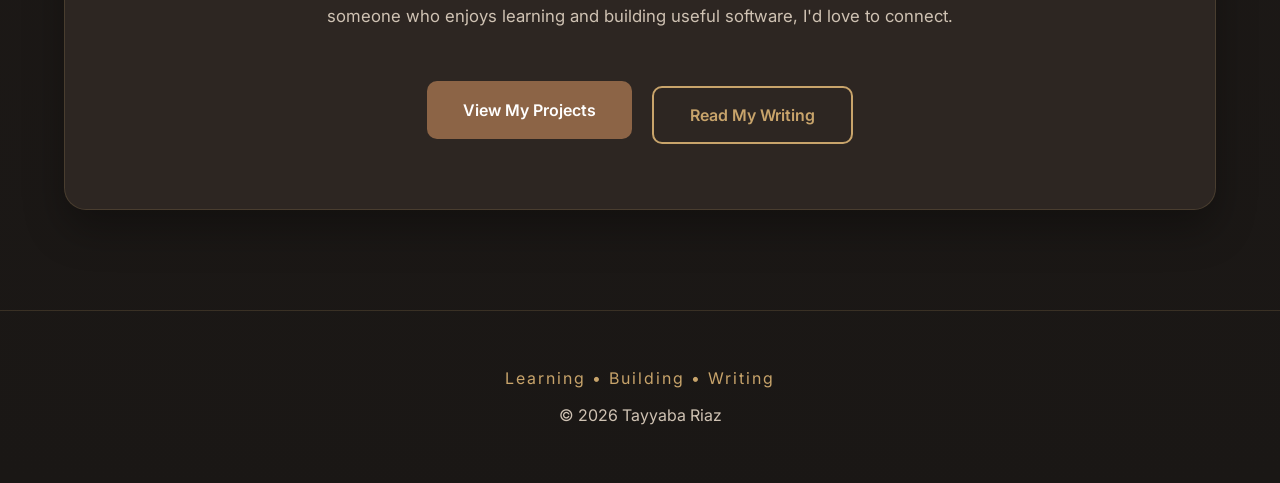
<file: contact.html>
<!DOCTYPE html>
<html lang="en">

<head>
    <meta charset="UTF-8">
    <meta name="viewport" content="width=device-width, initial-scale=1.0">
    <title>Contact | Tayyaba Riaz</title>

    <meta name="description"
        content="Get in touch with Tayyaba Riaz regarding software development, technical writing, collaborations, or opportunities.">

    <link rel="preconnect" href="https://fonts.googleapis.com">
    <link rel="preconnect" href="https://fonts.gstatic.com" crossorigin>

    <link href="https://fonts.googleapis.com/css2?family=Cormorant+Garamond:wght@400;600;700&family=Inter:wght@300;400;500;600;700&display=swap"
        rel="stylesheet">

    <link rel="stylesheet" href="css/style.css">
    <link rel="stylesheet" href="css/animations.css">
    <link rel="stylesheet" href="css/responsive.css">
</head>

<body>

    <div class="dust-container"></div>
    <div id="progress-bar"></div>
    <div class="cursor-glow"></div>

    <header>
        <nav>
            <a class="logo" href="index.html">Tayyaba Riaz</a>

            <ul>
                <li><a href="index.html">Home</a></li>
                <li><a href="about.html">About</a></li>
                <li><a href="projects.html">Projects</a></li>
                <li><a href="writing.html">Writing</a></li>
                <li><a href="resources.html">Resources</a></li>
                <li><a href="resume.html">Resume</a></li>
                <li><a href="contact.html">Contact</a></li>
            </ul>
        </nav>
    </header>

    <main>

        <section id="contact-hero">
            <div class="section-heading">
                <p>Let's Connect</p>
                <h1>Contact Me</h1>
            </div>

            <p class="section-subtitle">
                Whether you have a project idea, internship opportunity,
                writing collaboration, or simply want to say hello,
                I'd be happy to hear from you.
            </p>
        </section>

        <div class="divider">
            <span>✦</span>
        </div>

        <section id="contact-options">

            <div class="section-heading">
                <p>Reach Out</p>
                <h2>Choose Your Preferred Way</h2>
            </div>

            <div class="resource-grid">

                <article class="resource-card">
                    <h3>Email</h3>

                    <p>
                        For collaborations, internships, freelance work,
                        or general inquiries.
                    </p>

                    <a href="mailto:tbusinr1@gmail.com">
                        Send an Email →
                    </a>
                </article>

                <article class="resource-card">
                    <h3>LinkedIn</h3>

                    <p>
                        Connect professionally and stay updated
                        with my latest work.
                    </p>

                    <a href="https://www.linkedin.com/in/tayyaba-r-90937a376/"
                        target="_blank">
                        Visit LinkedIn →
                    </a>
                </article>

                <article class="resource-card">
                    <h3>GitHub</h3>

                    <p>
                        Explore my repositories,
                        open-source work,
                        and ongoing projects.
                    </p>

                    <a href="https://github.com/T-R-Malik"
                        target="_blank">
                        View GitHub →
                    </a>
                </article>

            </div>

        </section>

        <div class="divider">
            <span>✦</span>
        </div>

                <section id="contact-form">

            <div class="section-heading">
                <p>Send a Message</p>
                <h2>I'd Love to Hear From You</h2>
            </div>

            <p class="section-subtitle">
                Feel free to send me a message. Whether it's about a project,
                internship, technical writing, or simply introducing yourself,
                I'll do my best to reply as soon as possible.
            </p>

            <form class="contact-form">

                <div class="form-group">
                    <label for="name">Full Name</label>
                    <input
                        type="text"
                        id="name"
                        name="name"
                        placeholder="Your name"
                        required>
                </div>

                <div class="form-group">
                    <label for="email">Email Address</label>
                    <input
                        type="email"
                        id="email"
                        name="email"
                        placeholder="your@email.com"
                        required>
                </div>

                <div class="form-group">
                    <label for="subject">Subject</label>
                    <input
                        type="text"
                        id="subject"
                        name="subject"
                        placeholder="What's this about?">
                </div>

                <div class="form-group">
                    <label for="message">Message</label>
                    <textarea
                        id="message"
                        name="message"
                        rows="8"
                        placeholder="Write your message here..."
                        required></textarea>
                </div>

                <div class="hero-buttons center">
                    <button type="submit" class="primary-btn">
                        Send Message
                    </button>
                </div>

            </form>

        </section>

        <div class="divider">
            <span>✦</span>
        </div>

        <section id="faq">

            <div class="section-heading">
                <p>Frequently Asked</p>
                <h2>Before You Reach Out</h2>
            </div>

            <div class="project-grid">

                <article class="project-card">

                    <h3>Do you accept collaborations?</h3>

                    <p>
                        Yes. I'm always interested in collaborating on
                        software projects, technical writing, and
                        educational content.
                    </p>

                </article>

                <article class="project-card">

                    <h3>Are you open to internships?</h3>

                    <p>
                        Absolutely. I'm actively looking for opportunities
                        where I can grow as a software developer and
                        contribute to real-world projects.
                    </p>

                </article>

                <article class="project-card">

                    <h3>How quickly do you reply?</h3>

                    <p>
                        I usually respond within one or two days, depending
                        on my university schedule.
                    </p>

                </article>

            </div>

        </section>

        <div class="divider">
            <span>✦</span>
        </div>

                <section id="contact-social">

            <div class="section-heading">
                <p>Connect</p>
                <h2>Find Me Online</h2>
            </div>

            <p class="section-subtitle">
                I regularly share projects, learning experiences,
                and writing as I continue growing as a developer and
                technical writer.
            </p>

            <div class="contact-links">
                <a href="mailto:tbusinr1@gmail.com">Email</a>

                <a href="https://github.com/T-R-Malik"
                    target="_blank">
                    GitHub
                </a>

                <a href="https://www.linkedin.com/in/tayyaba-r-90937a376/"
                    target="_blank">
                    LinkedIn
                </a>

                <a href="resume.html">
                    Resume
                </a>
            </div>

        </section>

        <div class="divider">
            <span>✦</span>
        </div>

        <section id="contact-cta">

            <div class="section-heading">
                <p>Let's Build Something</p>
                <h2>Thank You for Visiting</h2>
            </div>

            <p class="section-subtitle">
                Whether you're looking for a developer, technical writer,
                content writer, or simply someone who enjoys learning and
                building useful software, I'd love to connect.
            </p>

            <div class="hero-buttons center">
                <a href="projects.html" class="primary-btn">
                    View My Projects
                </a>

                <a href="writing.html" class="secondary-btn">
                    Read My Writing
                </a>
            </div>

        </section>

    </main>

    <footer>
        <p>Learning • Building • Writing</p>
        <p>© 2026 Tayyaba Riaz</p>
    </footer>

    <script src="js/script.js"></script>

</body>

</html>
</file>
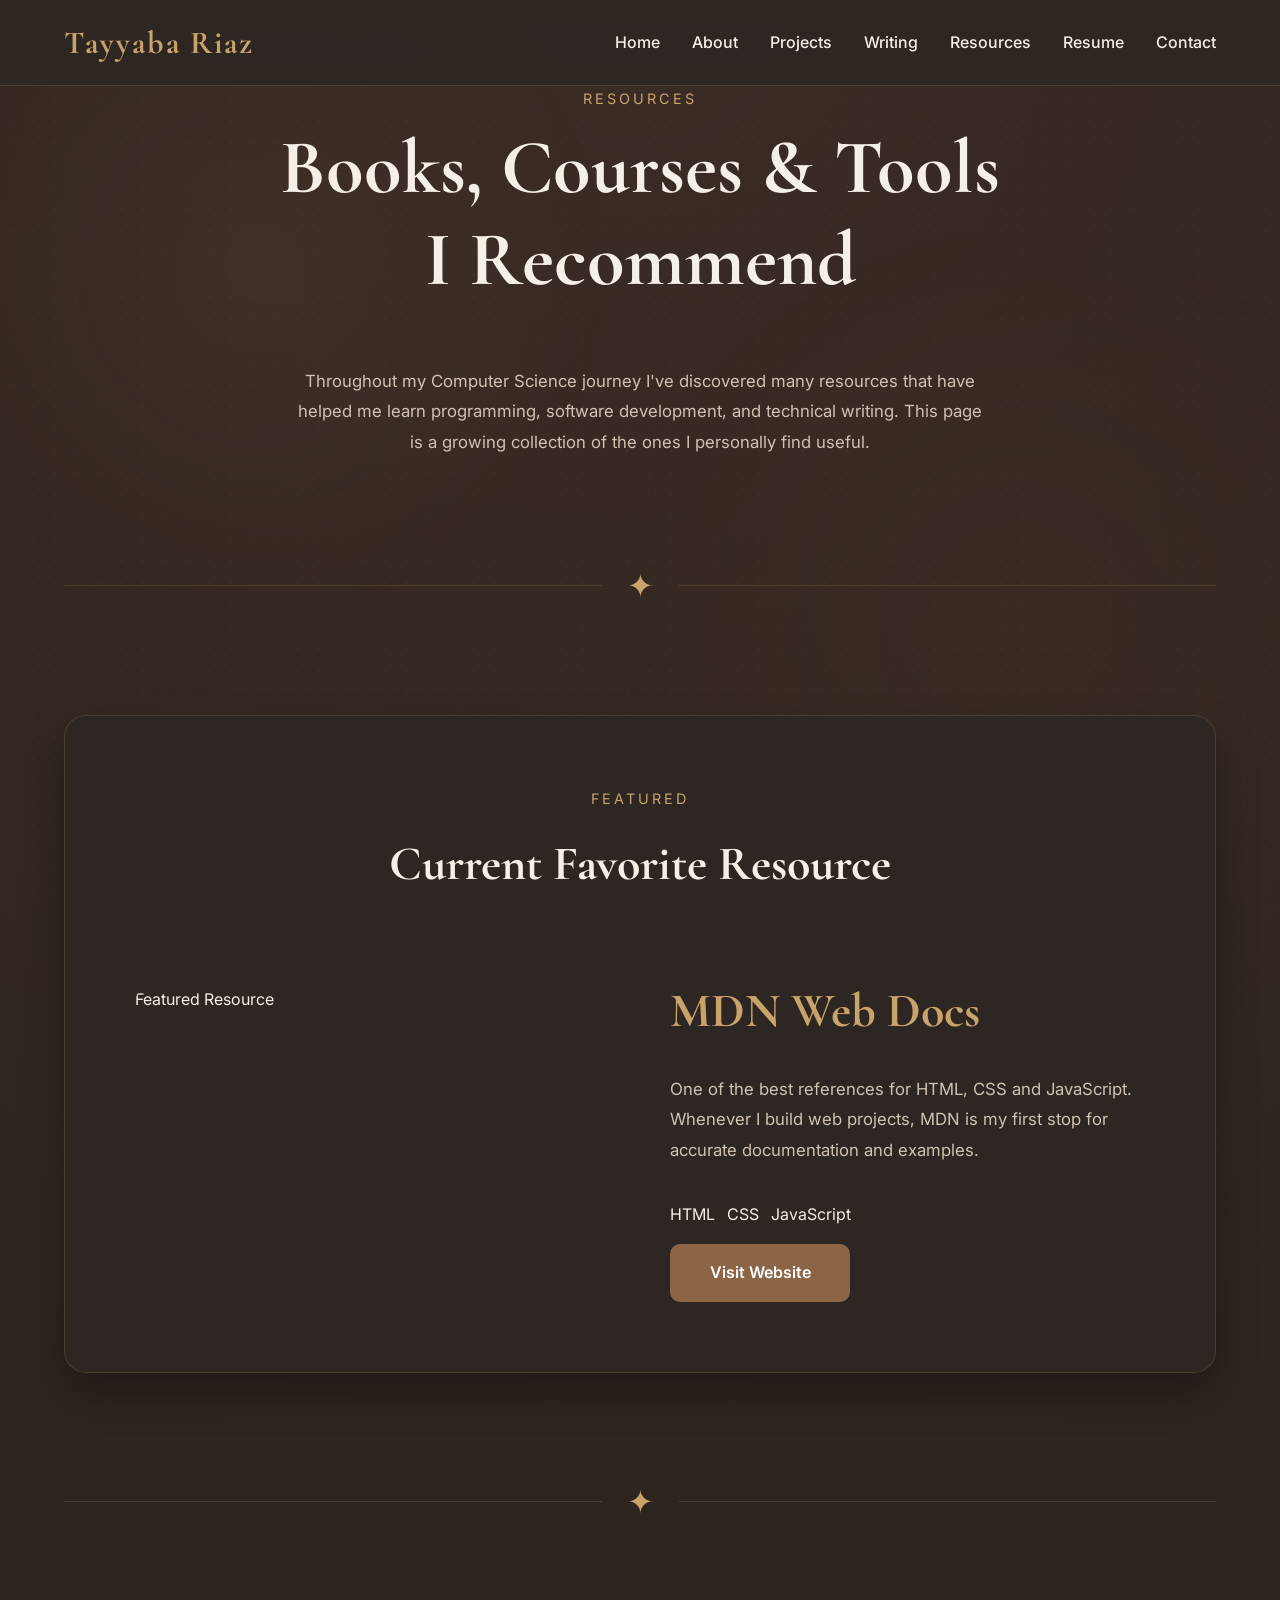
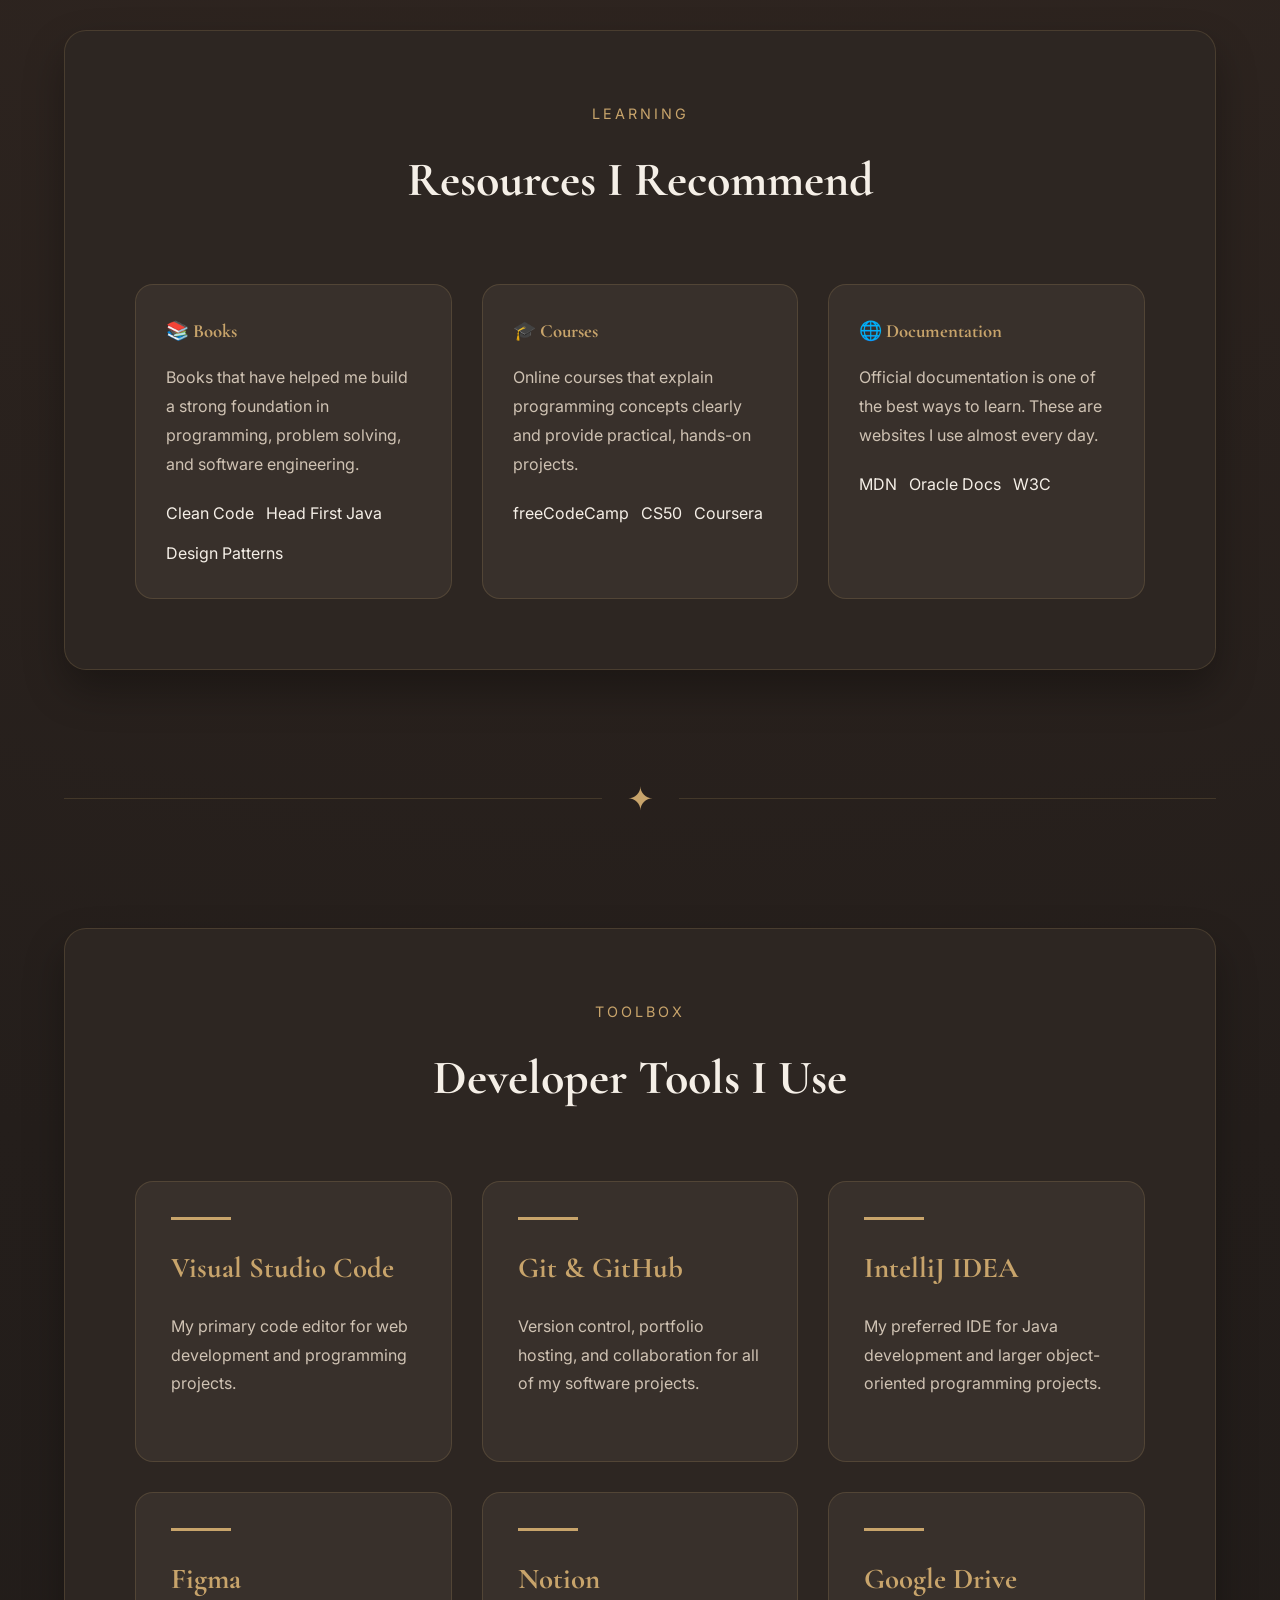
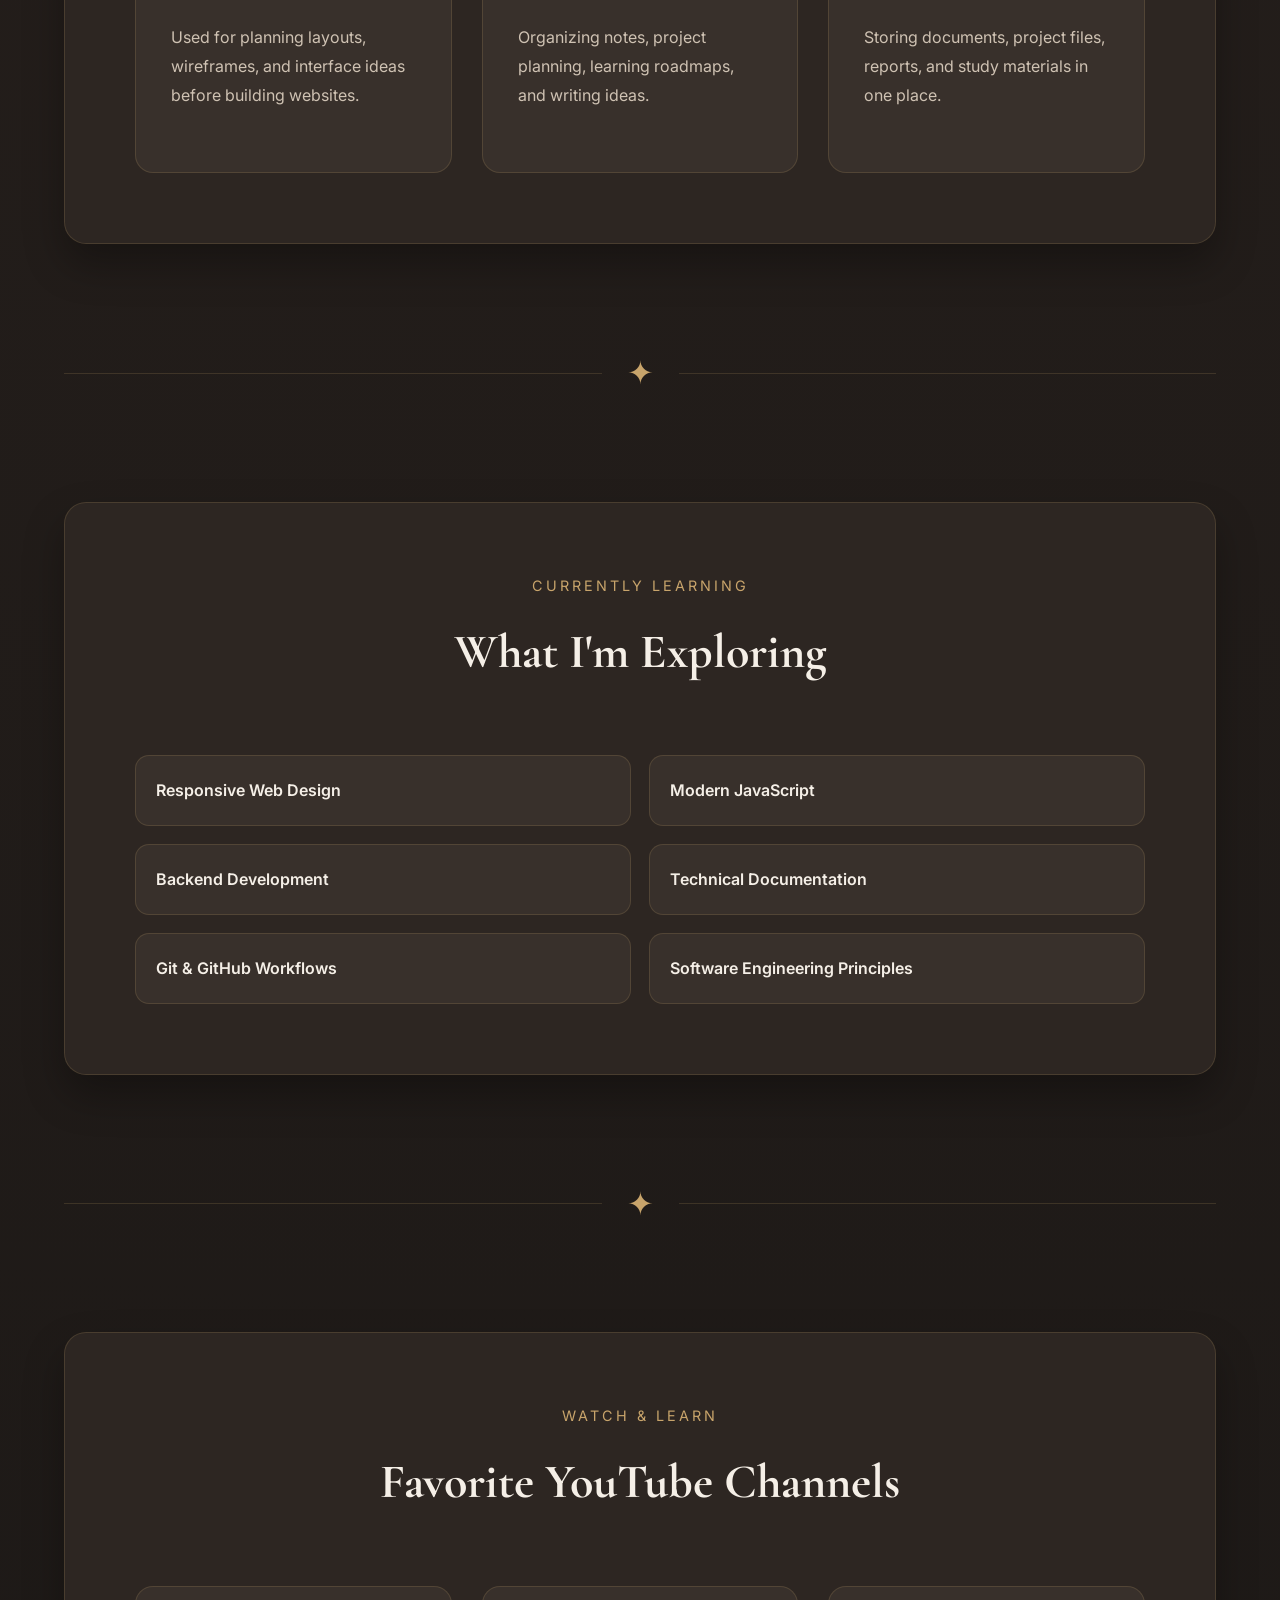
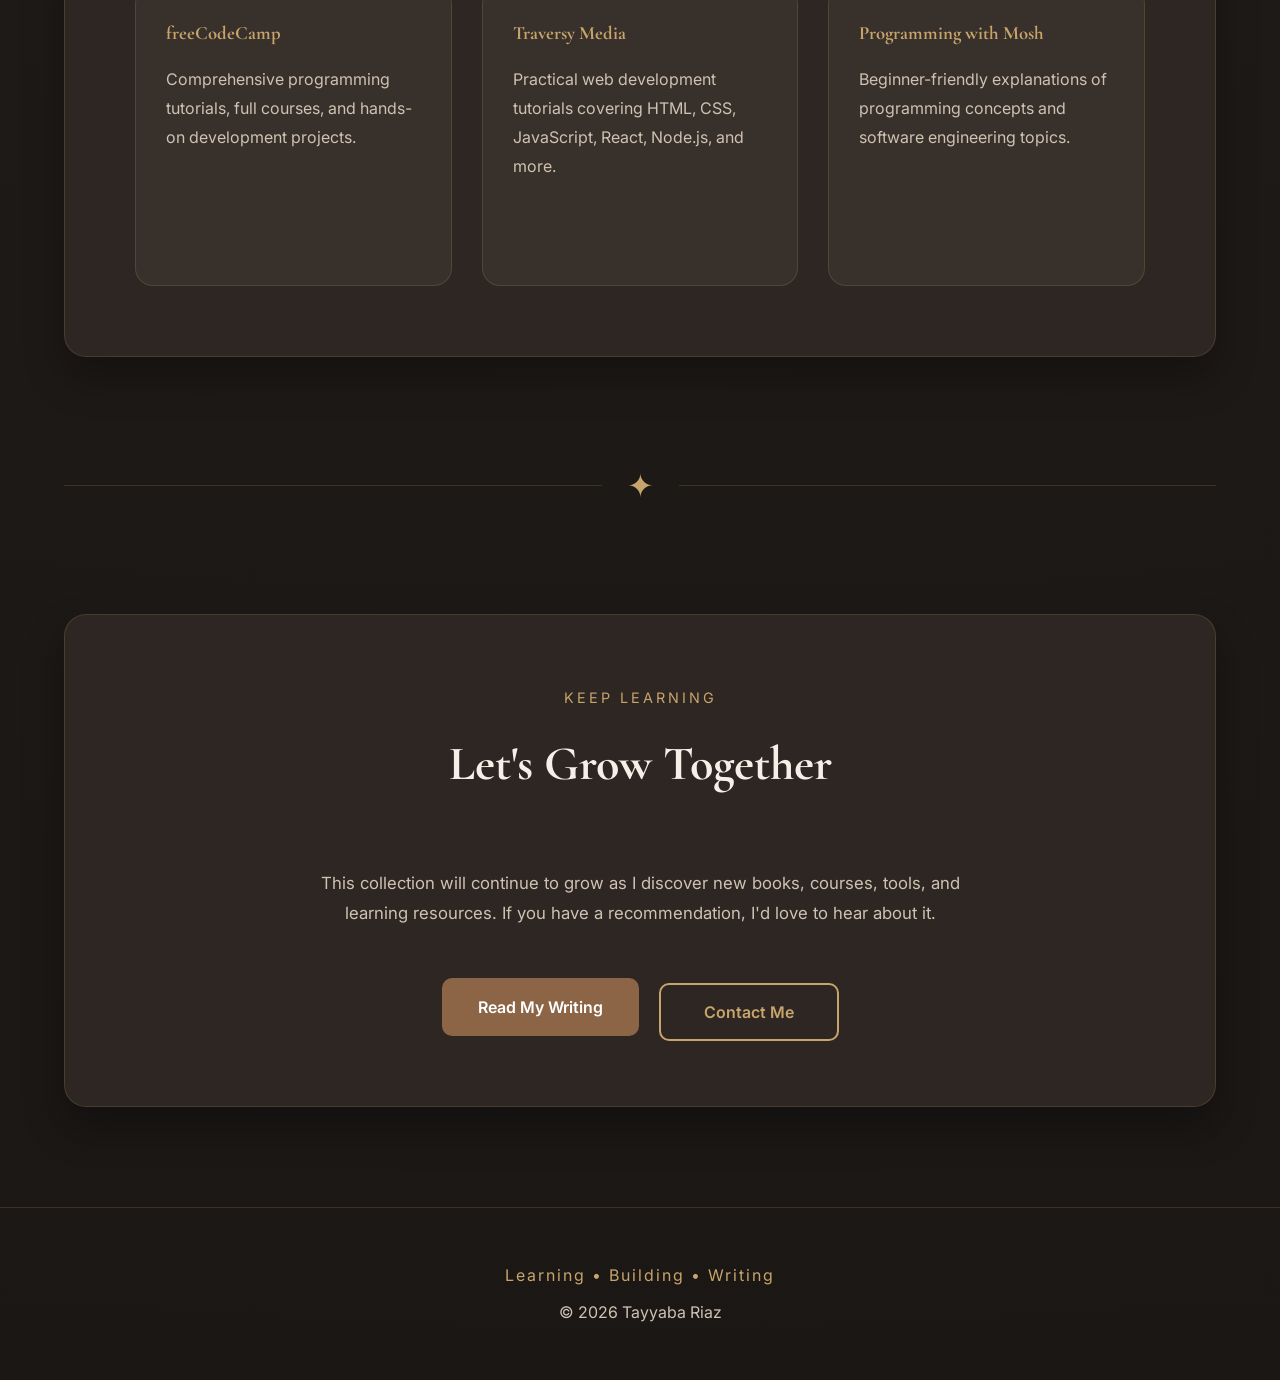
<file: resources.html>
<!DOCTYPE html>
<html lang="en">

<head>

    <meta charset="UTF-8">
    <meta name="viewport" content="width=device-width, initial-scale=1.0">

    <title>Resources | Tayyaba Riaz</title>

    <meta name="description"
        content="Programming resources, books, courses, websites and tools recommended by Tayyaba Riaz.">

    <link rel="preconnect" href="https://fonts.googleapis.com">

    <link rel="preconnect" href="https://fonts.gstatic.com" crossorigin>

    <link href="https://fonts.googleapis.com/css2?family=Cormorant+Garamond:wght@400;600;700&family=Inter:wght@300;400;500;600;700&display=swap"
        rel="stylesheet">

    <link rel="stylesheet" href="css/style.css">
    <link rel="stylesheet" href="css/animations.css">
    <link rel="stylesheet" href="css/responsive.css">

</head>

<body>

    <header>

        <nav>

            <h2 class="logo">Tayyaba Riaz</h2>

            <ul>

                <li><a href="index.html">Home</a></li>
                <li><a href="about.html">About</a></li>
                <li><a href="projects.html">Projects</a></li>
                <li><a href="writing.html">Writing</a></li>
                <li><a href="resources.html">Resources</a></li>
                <li><a href="resume.html">Resume</a></li>
                <li><a href="index.html#contact">Contact</a></li>

            </ul>

        </nav>

    </header>

    <main>

        <section id="resources-hero">

            <div class="section-heading">

                <p>Resources</p>

                <h1>Books, Courses & Tools<br>I Recommend</h1>

            </div>

            <p class="section-subtitle">

                Throughout my Computer Science journey I've discovered many
                resources that have helped me learn programming, software
                development, and technical writing. This page is a growing
                collection of the ones I personally find useful.

            </p>

        </section>

        <div class="divider">
            <span>✦</span>
        </div>

        <section id="featured-resource">

            <div class="section-heading">

                <p>Featured</p>

                <h2>Current Favorite Resource</h2>

            </div>

            <div class="featured-project">

                <div class="project-image">

                    Featured Resource

                </div>

                <div class="project-info">

                    <h2>MDN Web Docs</h2>

                    <p>

                        One of the best references for HTML, CSS and JavaScript.
                        Whenever I build web projects, MDN is my first stop for
                        accurate documentation and examples.

                    </p>

                    <div class="tech-stack">

                        <span>HTML</span>
                        <span>CSS</span>
                        <span>JavaScript</span>

                    </div>

                    <a href="https://developer.mozilla.org/"
                        target="_blank"
                        class="primary-btn">

                        Visit Website

                    </a>

                </div>

            </div>

        </section>

        <div class="divider">
            <span>✦</span>
        </div>

                <section id="learning-resources">

            <div class="section-heading">

                <p>Learning</p>

                <h2>Resources I Recommend</h2>

            </div>

            <div class="resource-grid">

                <article class="resource-card">

                    <h3>📚 Books</h3>

                    <p>
                        Books that have helped me build a strong foundation in
                        programming, problem solving, and software engineering.
                    </p>

                    <div class="tech-stack">
                        <span>Clean Code</span>
                        <span>Head First Java</span>
                        <span>Design Patterns</span>
                    </div>

                </article>

                <article class="resource-card">

                    <h3>🎓 Courses</h3>

                    <p>
                        Online courses that explain programming concepts clearly
                        and provide practical, hands-on projects.
                    </p>

                    <div class="tech-stack">
                        <span>freeCodeCamp</span>
                        <span>CS50</span>
                        <span>Coursera</span>
                    </div>

                </article>

                <article class="resource-card">

                    <h3>🌐 Documentation</h3>

                    <p>
                        Official documentation is one of the best ways to learn.
                        These are websites I use almost every day.
                    </p>

                    <div class="tech-stack">
                        <span>MDN</span>
                        <span>Oracle Docs</span>
                        <span>W3C</span>
                    </div>

                </article>

            </div>

        </section>

        <div class="divider">
            <span>✦</span>
        </div>

        <section id="developer-tools">

            <div class="section-heading">

                <p>Toolbox</p>

                <h2>Developer Tools I Use</h2>

            </div>

            <div class="project-grid">

                <article class="project-card">

                    <h3>Visual Studio Code</h3>

                    <p>
                        My primary code editor for web development and
                        programming projects.
                    </p>

                </article>

                <article class="project-card">

                    <h3>Git & GitHub</h3>

                    <p>
                        Version control, portfolio hosting, and collaboration
                        for all of my software projects.
                    </p>

                </article>

                <article class="project-card">

                    <h3>IntelliJ IDEA</h3>

                    <p>
                        My preferred IDE for Java development and larger
                        object-oriented programming projects.
                    </p>

                </article>

                <article class="project-card">

                    <h3>Figma</h3>

                    <p>
                        Used for planning layouts, wireframes, and interface
                        ideas before building websites.
                    </p>

                </article>

                <article class="project-card">

                    <h3>Notion</h3>

                    <p>
                        Organizing notes, project planning, learning roadmaps,
                        and writing ideas.
                    </p>

                </article>

                <article class="project-card">

                    <h3>Google Drive</h3>

                    <p>
                        Storing documents, project files, reports, and study
                        materials in one place.
                    </p>

                </article>

            </div>

        </section>

        <div class="divider">
            <span>✦</span>
        </div>

                <section id="learning-now">

            <div class="section-heading">

                <p>Currently Learning</p>

                <h2>What I'm Exploring</h2>

            </div>

            <div class="quick-facts">

                <div class="fact">Responsive Web Design</div>

                <div class="fact">Modern JavaScript</div>

                <div class="fact">Backend Development</div>

                <div class="fact">Technical Documentation</div>

                <div class="fact">Git & GitHub Workflows</div>

                <div class="fact">Software Engineering Principles</div>

            </div>

        </section>

        <div class="divider">
            <span>✦</span>
        </div>

        <section id="favorite-channels">

            <div class="section-heading">

                <p>Watch & Learn</p>

                <h2>Favorite YouTube Channels</h2>

            </div>

            <div class="resource-grid">

                <article class="resource-card">

                    <h3>freeCodeCamp</h3>

                    <p>
                        Comprehensive programming tutorials, full courses,
                        and hands-on development projects.
                    </p>

                </article>

                <article class="resource-card">

                    <h3>Traversy Media</h3>

                    <p>
                        Practical web development tutorials covering
                        HTML, CSS, JavaScript, React, Node.js, and more.
                    </p>

                </article>

                <article class="resource-card">

                    <h3>Programming with Mosh</h3>

                    <p>
                        Beginner-friendly explanations of programming
                        concepts and software engineering topics.
                    </p>

                </article>

            </div>

        </section>

        <div class="divider">
            <span>✦</span>
        </div>

        <section id="resources-contact">

            <div class="section-heading">

                <p>Keep Learning</p>

                <h2>Let's Grow Together</h2>

            </div>

            <p class="section-subtitle">

                This collection will continue to grow as I discover new books,
                courses, tools, and learning resources. If you have a recommendation,
                I'd love to hear about it.

            </p>

            <div class="hero-buttons center">

                <a href="writing.html" class="primary-btn">

                    Read My Writing

                </a>

                <a href="index.html#contact" class="secondary-btn">

                    Contact Me

                </a>

            </div>

        </section>

    </main>

    <footer>

        <p>Learning • Building • Writing</p>

        <p>© 2026 Tayyaba Riaz</p>

    </footer>

    <script src="js/script.js"></script>

</body>

</html>
</file>
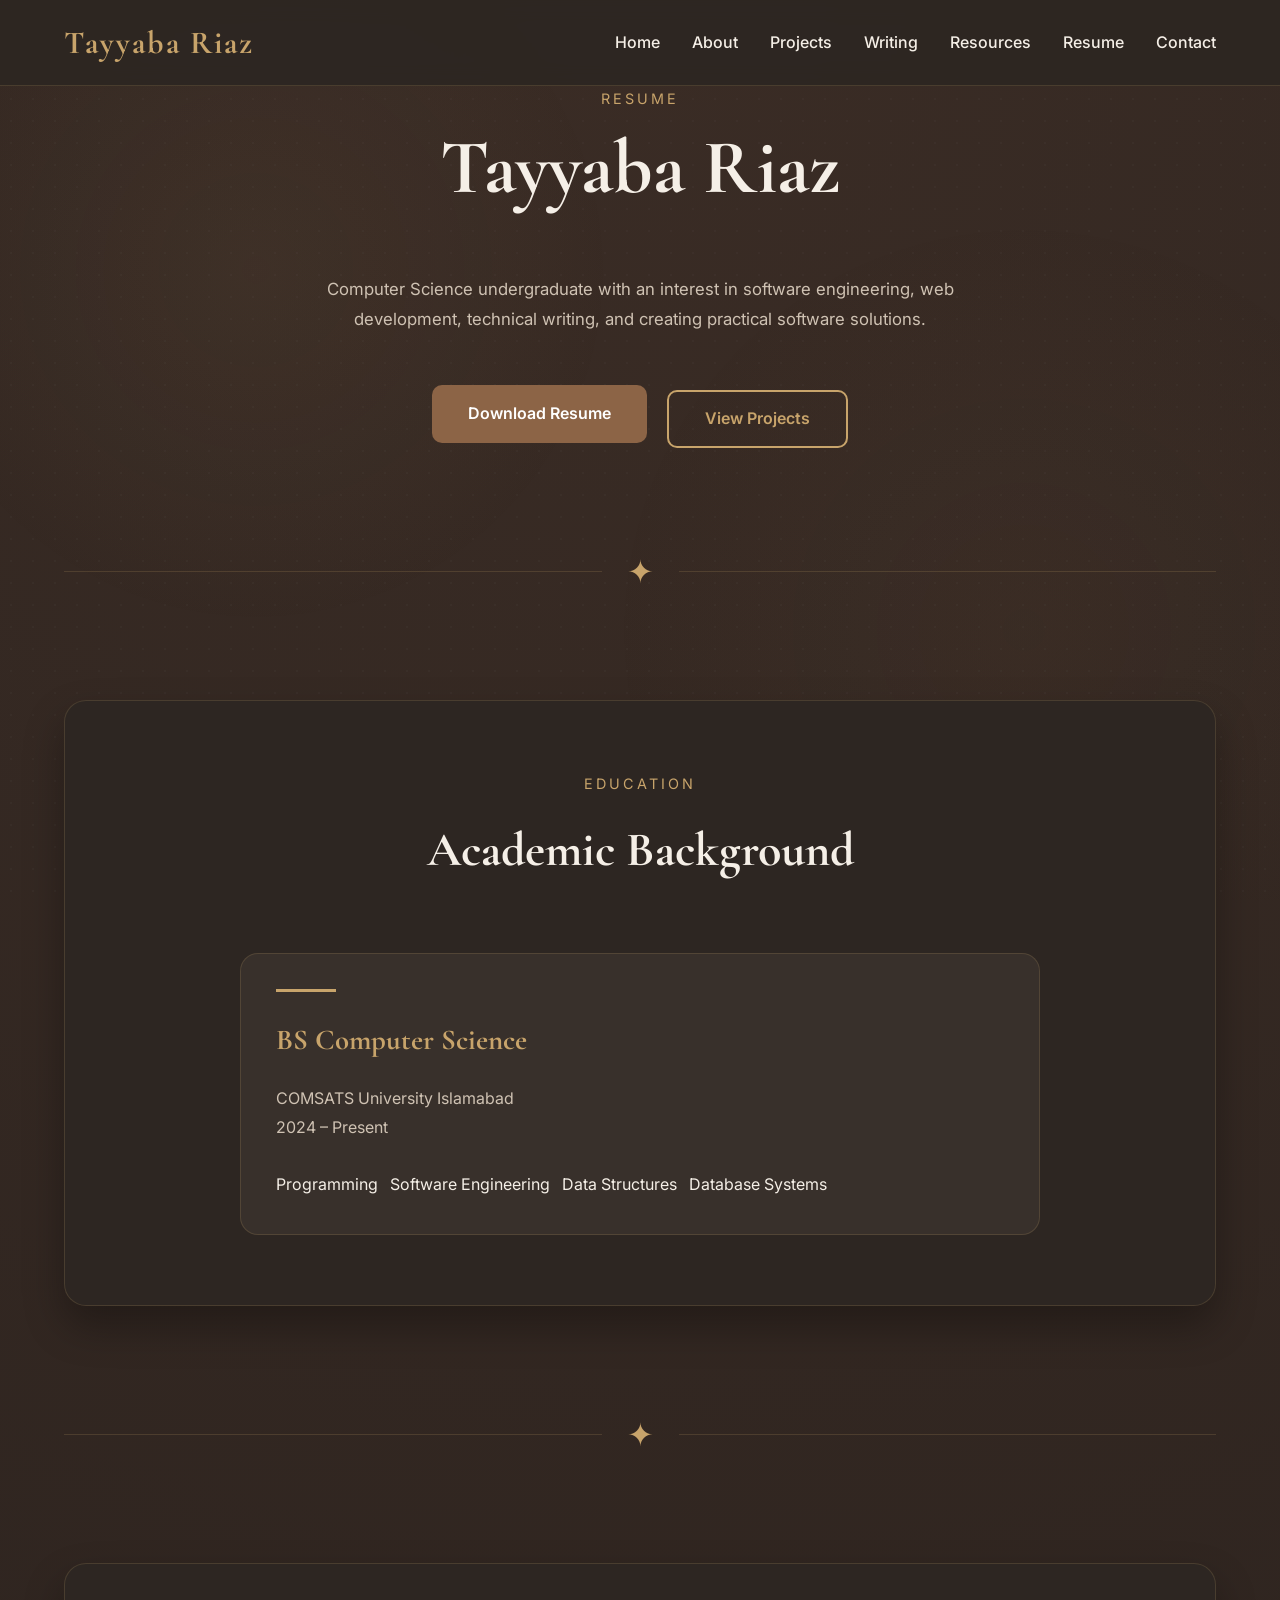
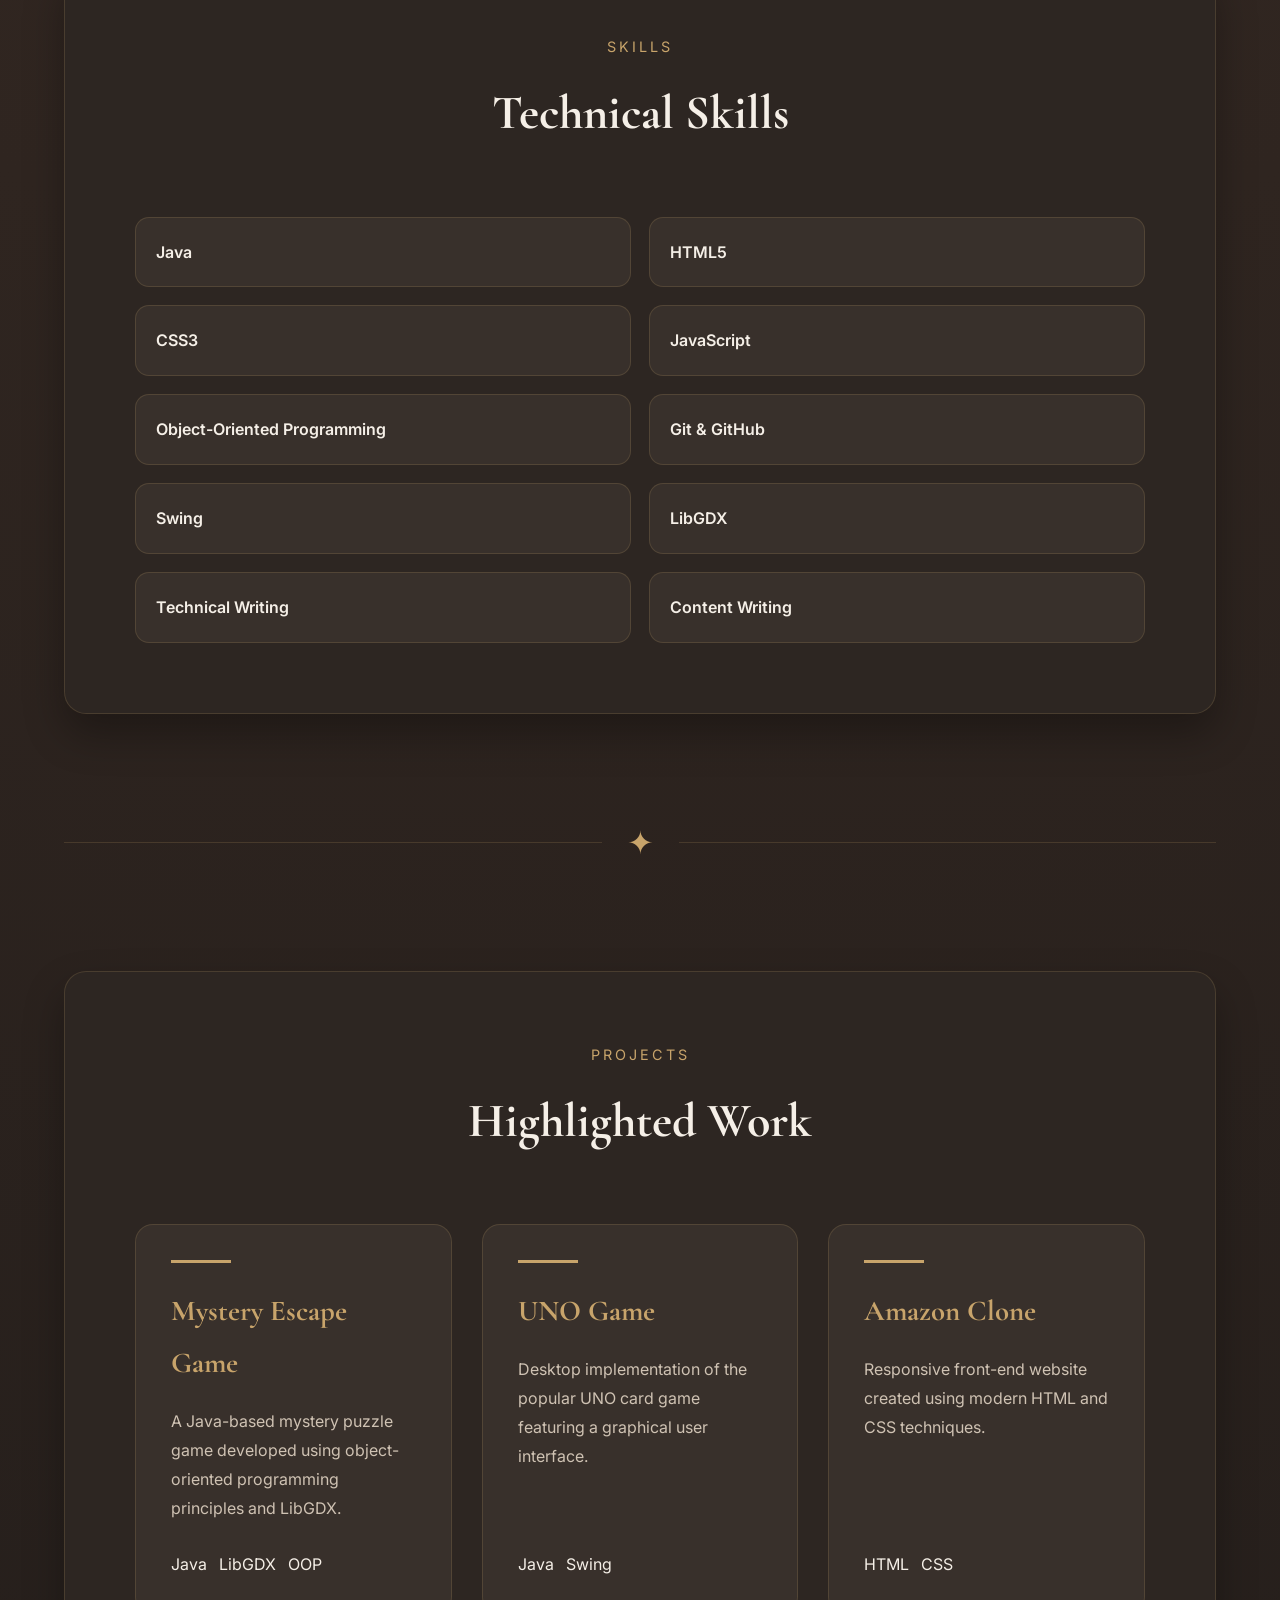
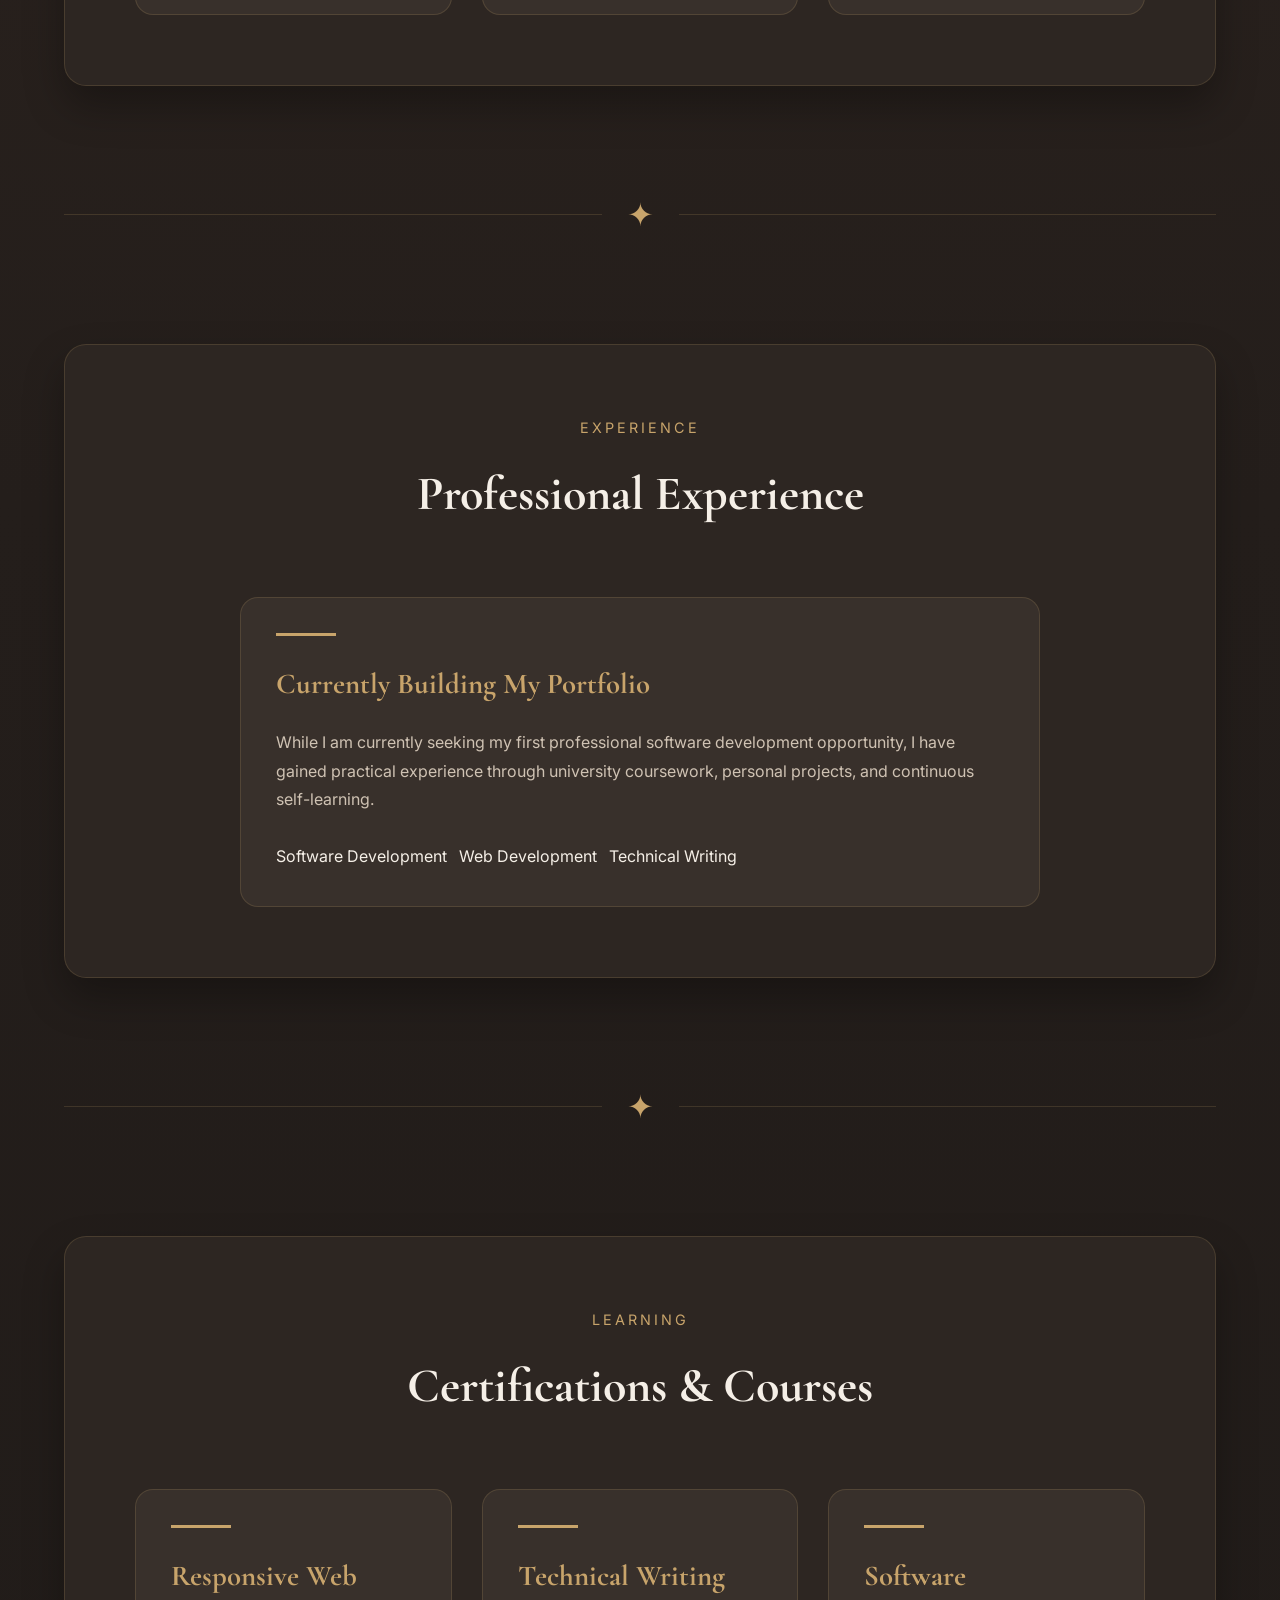
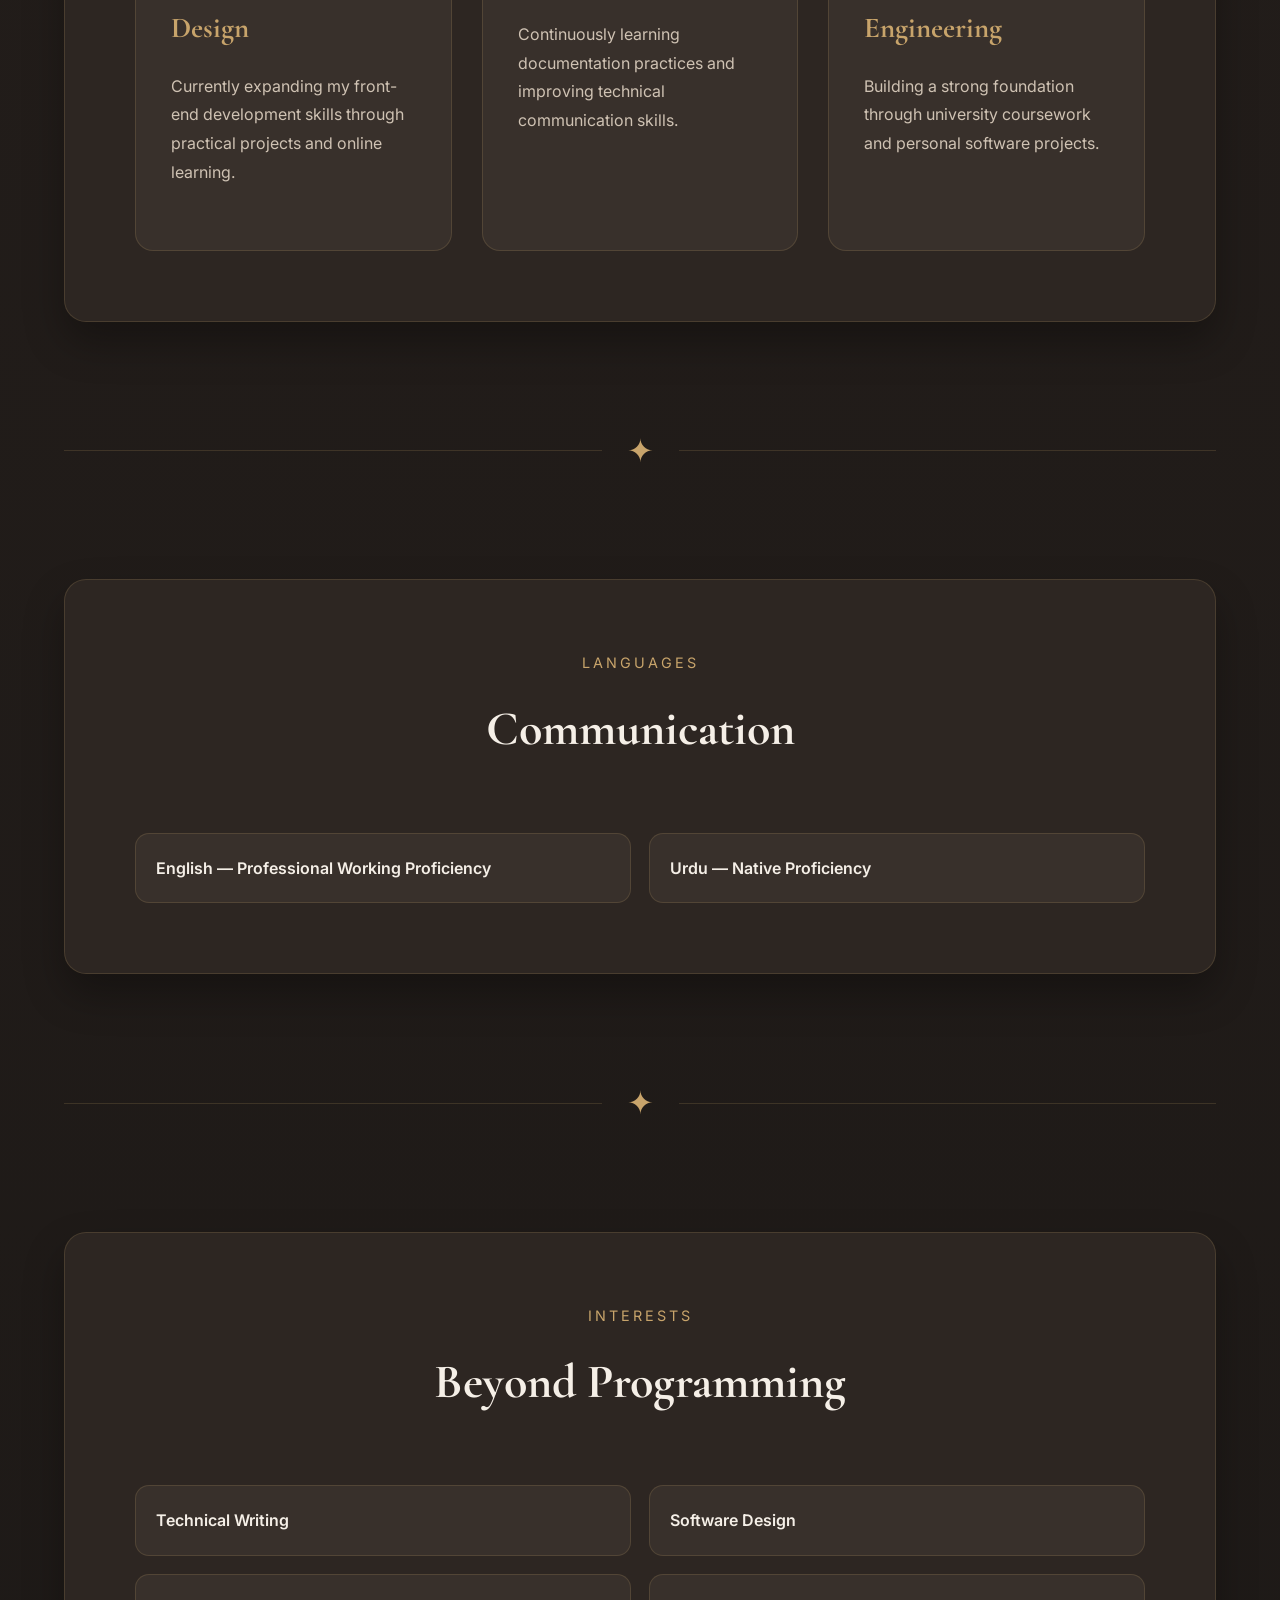
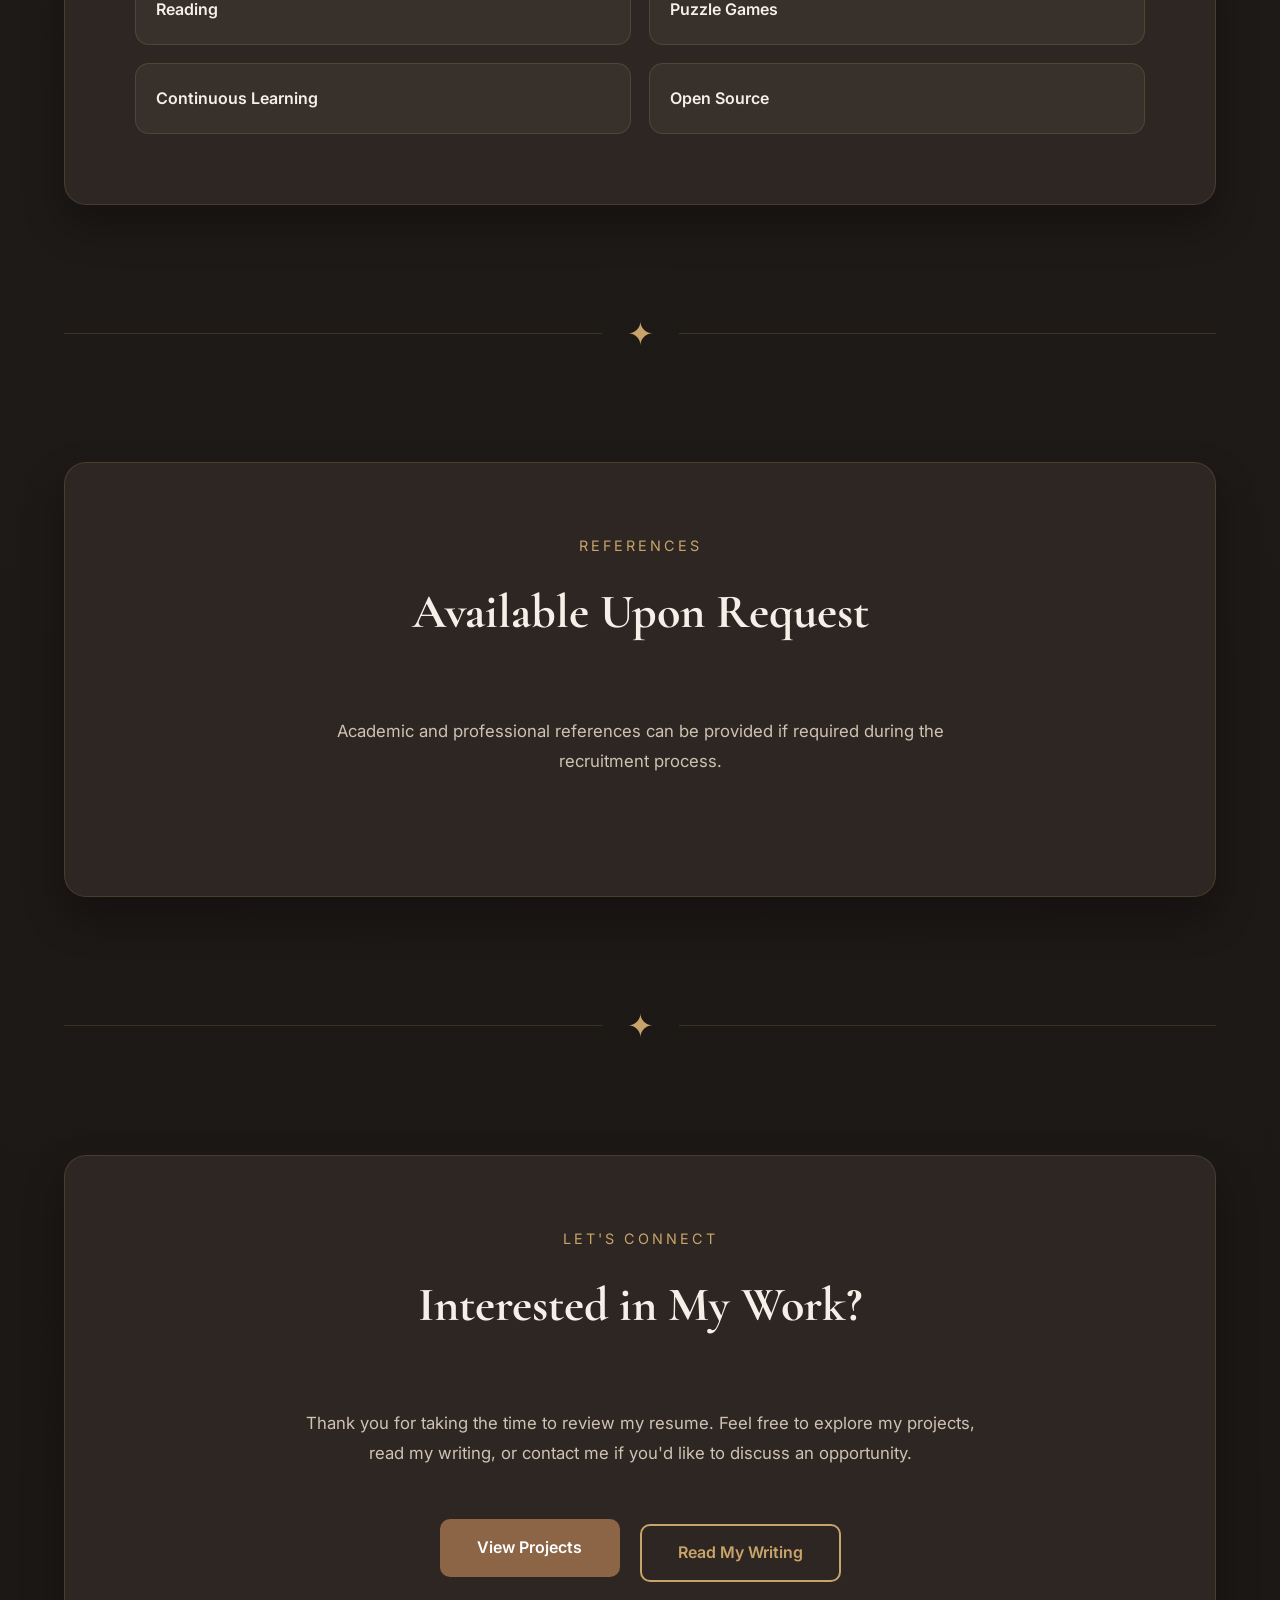
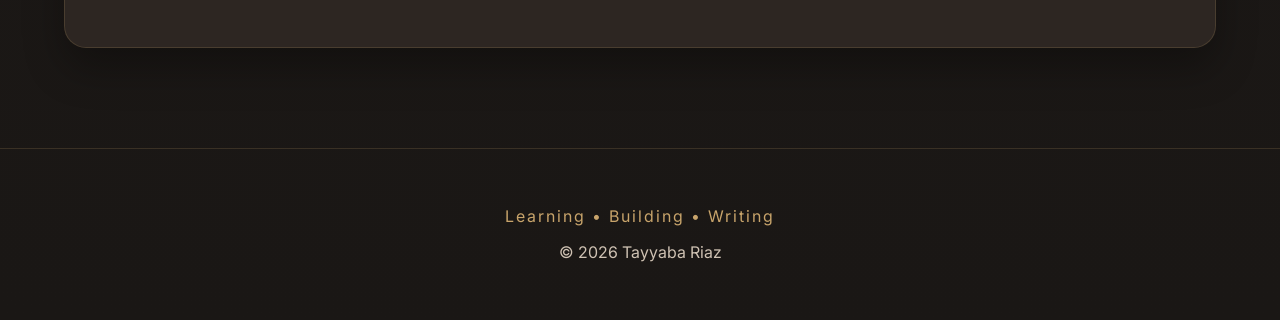
<file: resume.html>
<!DOCTYPE html>
<html lang="en">

<head>

    <meta charset="UTF-8">
    <meta name="viewport" content="width=device-width, initial-scale=1.0">

    <title>Resume | Tayyaba Riaz</title>

    <meta name="description"
        content="Resume of Tayyaba Riaz - Computer Science Undergraduate, Software Developer and Technical Writer.">

    <link rel="preconnect" href="https://fonts.googleapis.com">

    <link rel="preconnect" href="https://fonts.gstatic.com" crossorigin>

    <link href="https://fonts.googleapis.com/css2?family=Cormorant+Garamond:wght@400;600;700&family=Inter:wght@300;400;500;600;700&display=swap"
        rel="stylesheet">

    <link rel="stylesheet" href="css/style.css">
    <link rel="stylesheet" href="css/animations.css">
    <link rel="stylesheet" href="css/responsive.css">

</head>

<body>

    <header>

        <nav>

            <h2 class="logo">Tayyaba Riaz</h2>

            <ul>

                <li><a href="index.html">Home</a></li>
                <li><a href="about.html">About</a></li>
                <li><a href="projects.html">Projects</a></li>
                <li><a href="writing.html">Writing</a></li>
                <li><a href="resources.html">Resources</a></li>
                <li><a href="resume.html">Resume</a></li>
                <li><a href="index.html#contact">Contact</a></li>

            </ul>

        </nav>

    </header>

    <main>

        <section id="resume-hero">

            <div class="section-heading">

                <p>Resume</p>

                <h1>Tayyaba Riaz</h1>

            </div>

            <p class="section-subtitle">

                Computer Science undergraduate with an interest in software
                engineering, web development, technical writing, and creating
                practical software solutions.

            </p>

            <div class="hero-buttons center">

                <a href="documents/Tayyaba_Riaz_Resume.pdf"
                    class="primary-btn"
                    download>

                    Download Resume

                </a>

                <a href="projects.html"
                    class="secondary-btn">

                    View Projects

                </a>

            </div>

        </section>

        <div class="divider">
            <span>✦</span>
        </div>

        <section id="education">

            <div class="section-heading">

                <p>Education</p>

                <h2>Academic Background</h2>

            </div>

            <div class="project-card">

                <h3>BS Computer Science</h3>

                <p>

                    COMSATS University Islamabad<br>

                    2024 – Present

                </p>

                <div class="tech-stack">

                    <span>Programming</span>
                    <span>Software Engineering</span>
                    <span>Data Structures</span>
                    <span>Database Systems</span>

                </div>

            </div>

        </section>

        <div class="divider">
            <span>✦</span>
        </div>

                <section id="skills">

            <div class="section-heading">

                <p>Skills</p>

                <h2>Technical Skills</h2>

            </div>

            <div class="quick-facts">

                <div class="fact">Java</div>

                <div class="fact">HTML5</div>

                <div class="fact">CSS3</div>

                <div class="fact">JavaScript</div>

                <div class="fact">Object-Oriented Programming</div>

                <div class="fact">Git & GitHub</div>

                <div class="fact">Swing</div>

                <div class="fact">LibGDX</div>

                <div class="fact">Technical Writing</div>

                <div class="fact">Content Writing</div>

            </div>

        </section>

        <div class="divider">
            <span>✦</span>
        </div>

        <section id="projects-summary">

            <div class="section-heading">

                <p>Projects</p>

                <h2>Highlighted Work</h2>

            </div>

            <div class="project-grid">

                <article class="project-card">

                    <h3>Mystery Escape Game</h3>

                    <p>

                        A Java-based mystery puzzle game developed using
                        object-oriented programming principles and LibGDX.

                    </p>

                    <div class="tech-stack">

                        <span>Java</span>
                        <span>LibGDX</span>
                        <span>OOP</span>

                    </div>

                </article>

                <article class="project-card">

                    <h3>UNO Game</h3>

                    <p>

                        Desktop implementation of the popular UNO card game
                        featuring a graphical user interface.

                    </p>

                    <div class="tech-stack">

                        <span>Java</span>
                        <span>Swing</span>

                    </div>

                </article>

                <article class="project-card">

                    <h3>Amazon Clone</h3>

                    <p>

                        Responsive front-end website created using modern
                        HTML and CSS techniques.

                    </p>

                    <div class="tech-stack">

                        <span>HTML</span>
                        <span>CSS</span>

                    </div>

                </article>

            </div>

        </section>

        <div class="divider">
            <span>✦</span>
        </div>

        <section id="experience">

            <div class="section-heading">

                <p>Experience</p>

                <h2>Professional Experience</h2>

            </div>

            <div class="project-card">

                <h3>Currently Building My Portfolio</h3>

                <p>

                    While I am currently seeking my first professional software
                    development opportunity, I have gained practical experience
                    through university coursework, personal projects, and
                    continuous self-learning.

                </p>

                <div class="tech-stack">

                    <span>Software Development</span>
                    <span>Web Development</span>
                    <span>Technical Writing</span>

                </div>

            </div>

        </section>

        <div class="divider">
            <span>✦</span>
        </div>

        <section id="certifications">

            <div class="section-heading">

                <p>Learning</p>

                <h2>Certifications & Courses</h2>

            </div>

            <div class="project-grid">

                <article class="project-card">

                    <h3>Responsive Web Design</h3>

                    <p>

                        Currently expanding my front-end development skills
                        through practical projects and online learning.

                    </p>

                </article>

                <article class="project-card">

                    <h3>Technical Writing</h3>

                    <p>

                        Continuously learning documentation practices and
                        improving technical communication skills.

                    </p>

                </article>

                <article class="project-card">

                    <h3>Software Engineering</h3>

                    <p>

                        Building a strong foundation through university
                        coursework and personal software projects.

                    </p>

                </article>

            </div>

        </section>

        <div class="divider">
            <span>✦</span>
        </div>

                <section id="languages">

            <div class="section-heading">

                <p>Languages</p>

                <h2>Communication</h2>

            </div>

            <div class="quick-facts">

                <div class="fact">English — Professional Working Proficiency</div>

                <div class="fact">Urdu — Native Proficiency</div>

            </div>

        </section>

        <div class="divider">
            <span>✦</span>
        </div>

        <section id="interests">

            <div class="section-heading">

                <p>Interests</p>

                <h2>Beyond Programming</h2>

            </div>

            <div class="quick-facts">

                <div class="fact">Technical Writing</div>

                <div class="fact">Software Design</div>

                <div class="fact">Reading</div>

                <div class="fact">Puzzle Games</div>

                <div class="fact">Continuous Learning</div>

                <div class="fact">Open Source</div>

            </div>

        </section>

        <div class="divider">
            <span>✦</span>
        </div>

        <section id="references">

            <div class="section-heading">

                <p>References</p>

                <h2>Available Upon Request</h2>

            </div>

            <p class="section-subtitle">

                Academic and professional references can be provided if
                required during the recruitment process.

            </p>

        </section>

        <div class="divider">
            <span>✦</span>
        </div>

        <section id="resume-contact">

            <div class="section-heading">

                <p>Let's Connect</p>

                <h2>Interested in My Work?</h2>

            </div>

            <p class="section-subtitle">

                Thank you for taking the time to review my resume.
                Feel free to explore my projects, read my writing,
                or contact me if you'd like to discuss an opportunity.

            </p>

            <div class="hero-buttons center">

                <a href="projects.html" class="primary-btn">

                    View Projects

                </a>

                <a href="writing.html" class="secondary-btn">

                    Read My Writing

                </a>

            </div>

        </section>

    </main>

    <footer>

        <p>Learning • Building • Writing</p>

        <p>© 2026 Tayyaba Riaz</p>

    </footer>

    <script src="js/script.js"></script>

</body>

</html>
</file>
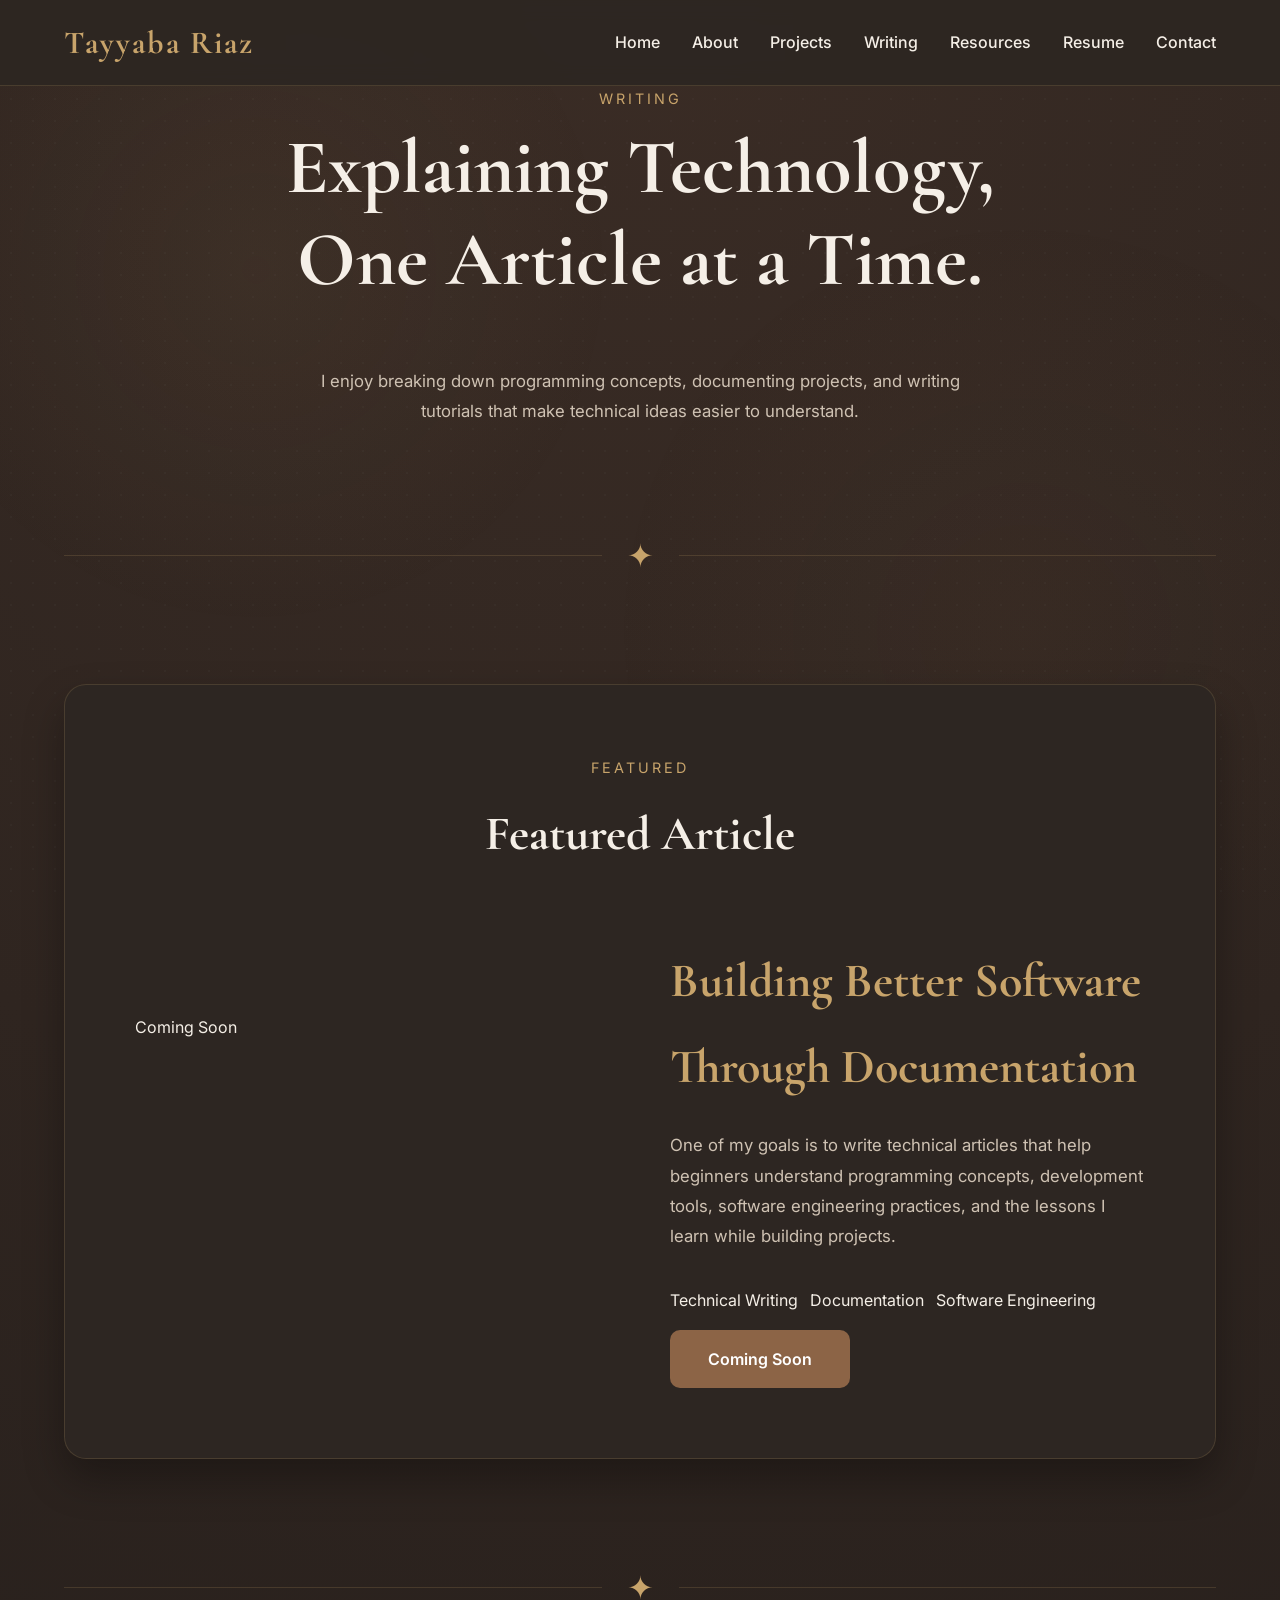
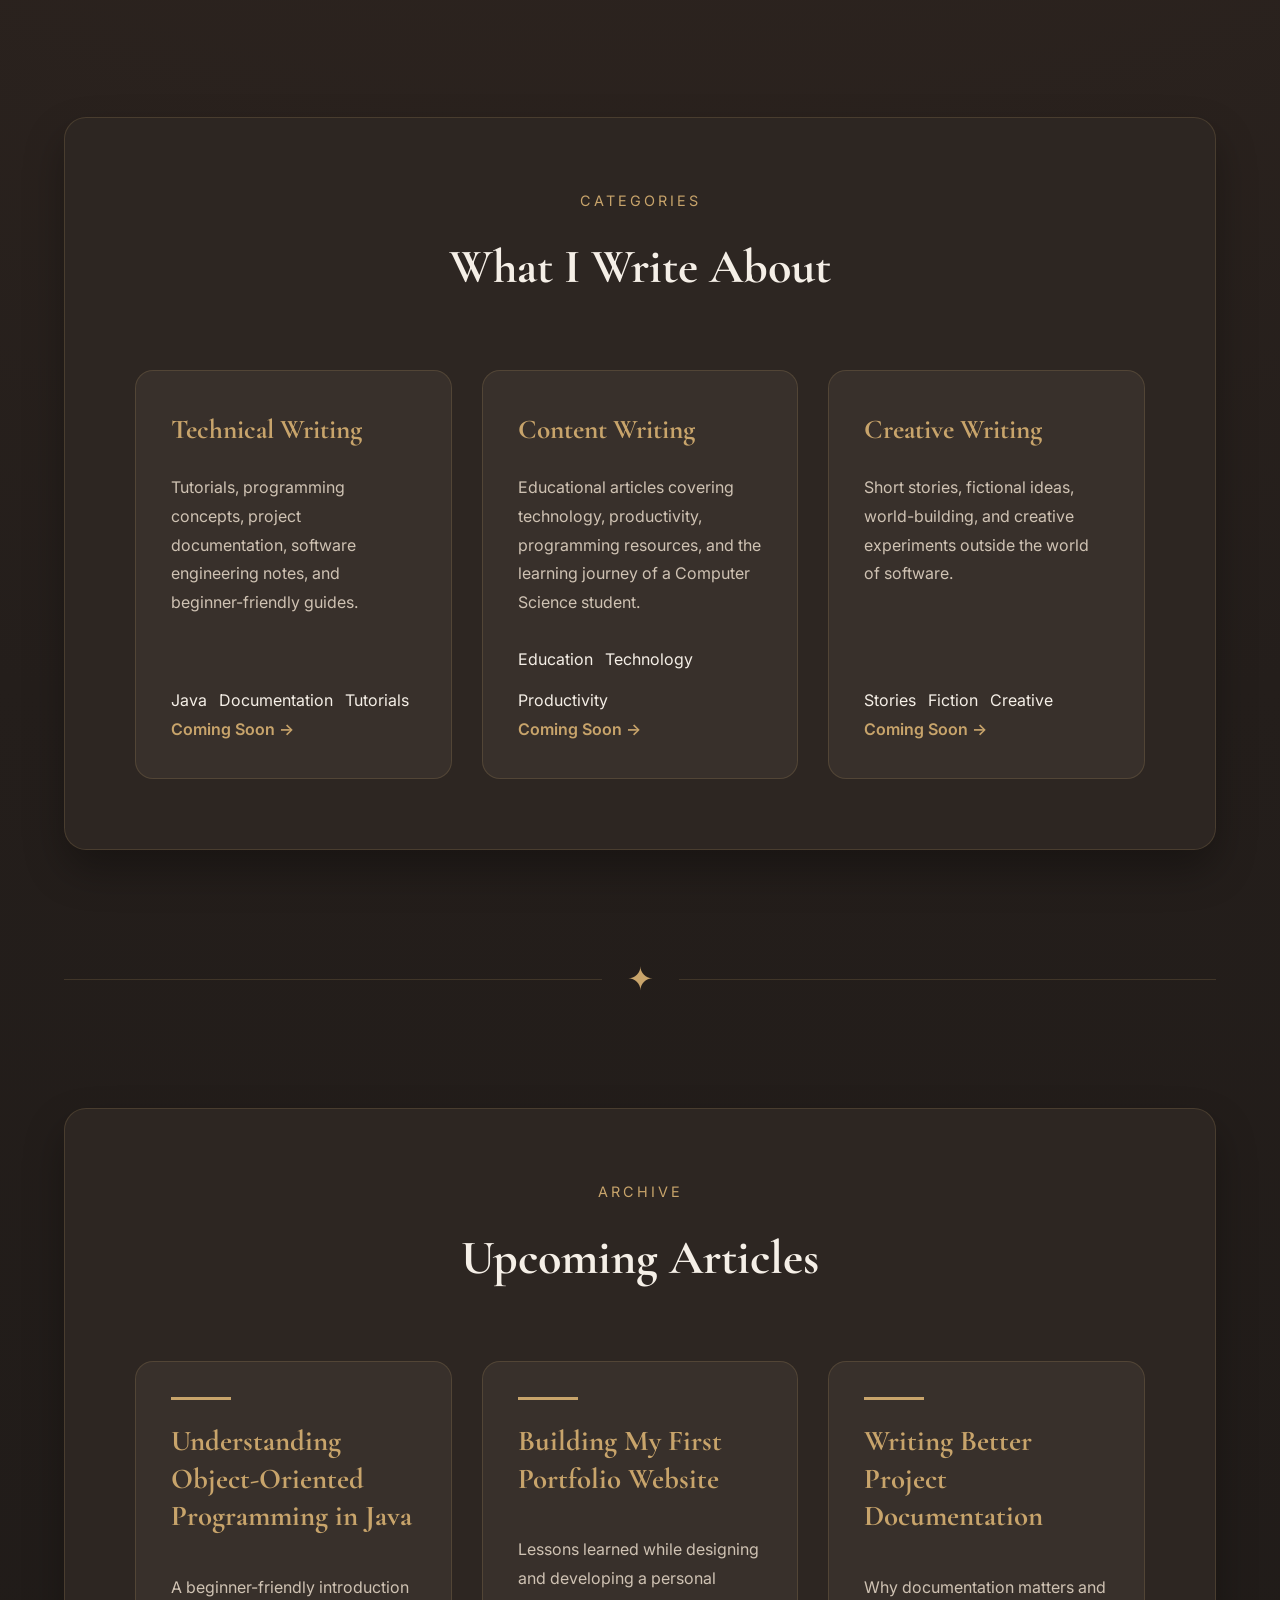
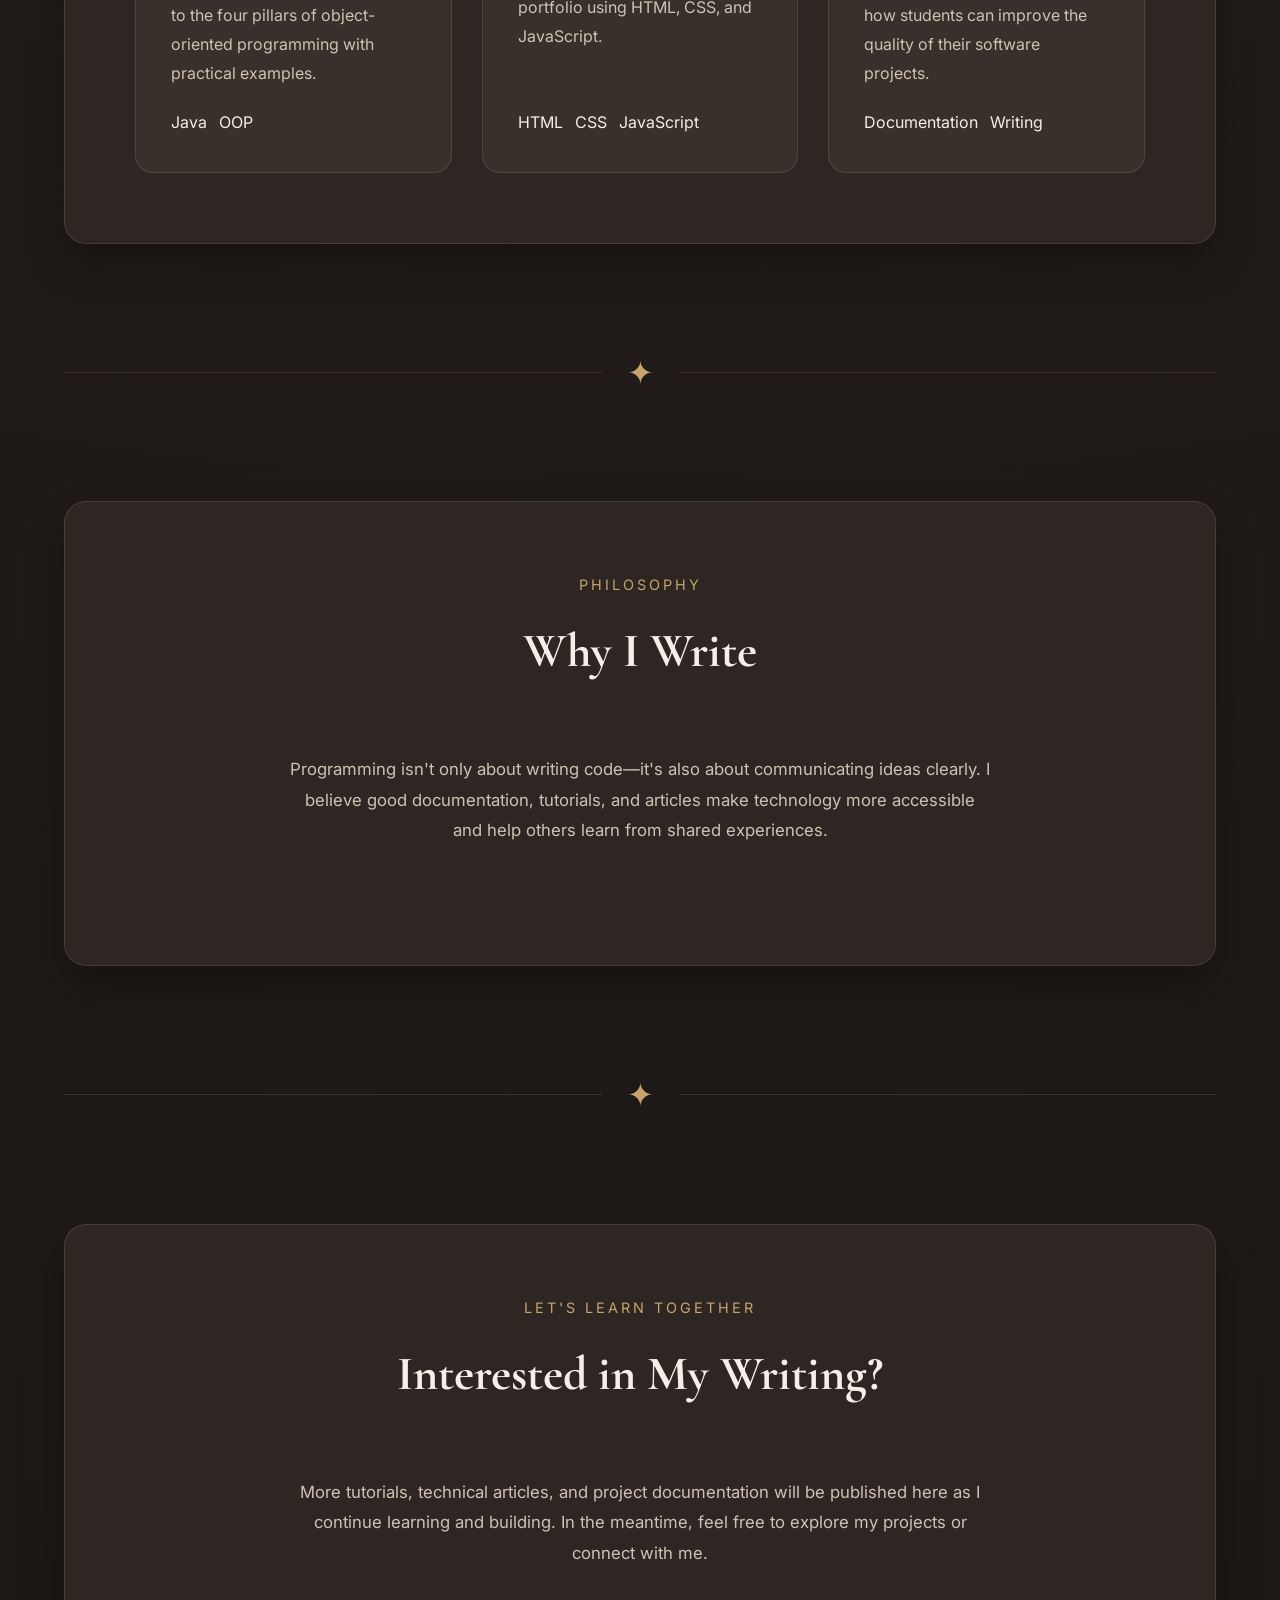
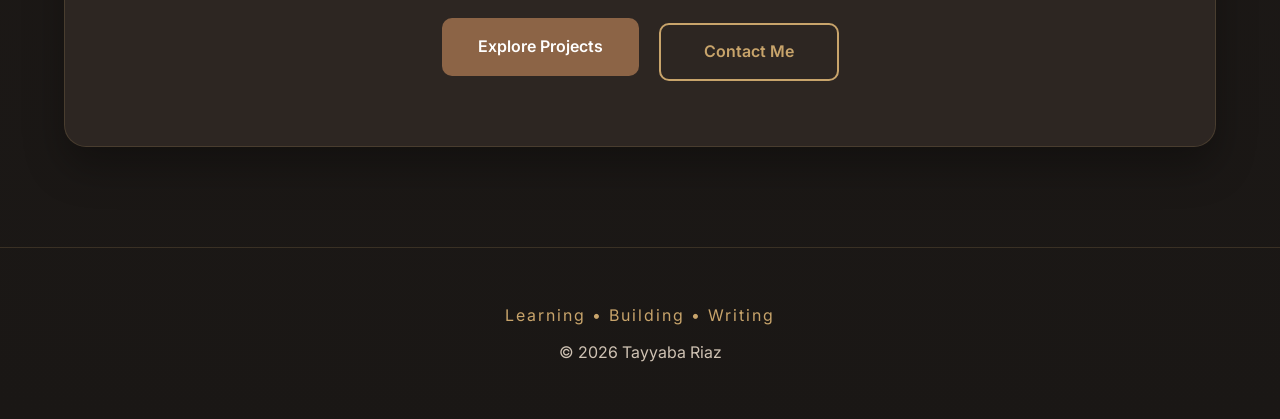
<file: writing.html>
<!DOCTYPE html>
<html lang="en">

<head>
    <meta charset="UTF-8">
    <meta name="viewport" content="width=device-width, initial-scale=1.0">

    <title>Writing | Tayyaba Riaz</title>

    <meta name="description"
        content="Technical writing, programming tutorials, and educational articles by Tayyaba Riaz.">

    <link rel="preconnect" href="https://fonts.googleapis.com">

    <link rel="preconnect" href="https://fonts.gstatic.com" crossorigin>

    <link href="https://fonts.googleapis.com/css2?family=Cormorant+Garamond:wght@400;600;700&family=Inter:wght@300;400;500;600;700&display=swap"
        rel="stylesheet">

    <link rel="stylesheet" href="css/style.css">
    <link rel="stylesheet" href="css/animations.css">
    <link rel="stylesheet" href="css/responsive.css">
</head>

<body>

    <header>
        <nav>

            <h2 class="logo">Tayyaba Riaz</h2>

            <ul>
                <li><a href="index.html">Home</a></li>
                <li><a href="about.html">About</a></li>
                <li><a href="projects.html">Projects</a></li>
                <li><a href="writing.html">Writing</a></li>
                <li><a href="resources.html">Resources</a></li>
                <li><a href="resume.html">Resume</a></li>
                <li><a href="index.html#contact">Contact</a></li>
            </ul>

        </nav>
    </header>

    <main>

        <section id="writing-hero">

            <div class="section-heading">
                <p>Writing</p>
                <h1>Explaining Technology,<br>One Article at a Time.</h1>
            </div>

            <p class="section-subtitle">
                I enjoy breaking down programming concepts, documenting projects,
                and writing tutorials that make technical ideas easier to understand.
            </p>

        </section>

        <div class="divider">
            <span>✦</span>
        </div>

        <section id="featured-writing">

            <div class="section-heading">
                <p>Featured</p>
                <h2>Featured Article</h2>
            </div>

            <div class="featured-project">

                <div class="project-image">
                    Coming Soon
                </div>

                <div class="project-info">

                    <h2>Building Better Software Through Documentation</h2>

                    <p>
                        One of my goals is to write technical articles that help
                        beginners understand programming concepts, development tools,
                        software engineering practices, and the lessons I learn while
                        building projects.
                    </p>

                    <div class="tech-stack">
                        <span>Technical Writing</span>
                        <span>Documentation</span>
                        <span>Software Engineering</span>
                    </div>

                    <a href="#" class="primary-btn">
                        Coming Soon
                    </a>

                </div>

            </div>

        </section>

        <div class="divider">
            <span>✦</span>
        </div>

                <section id="writing-categories">

            <div class="section-heading">
                <p>Categories</p>
                <h2>What I Write About</h2>
            </div>

            <div class="writing-grid">

                <article class="writing-card">

                    <h3>Technical Writing</h3>

                    <p>
                        Tutorials, programming concepts, project documentation,
                        software engineering notes, and beginner-friendly guides.
                    </p>

                    <div class="tech-stack">
                        <span>Java</span>
                        <span>Documentation</span>
                        <span>Tutorials</span>
                    </div>

                    <a href="#">Coming Soon →</a>

                </article>

                <article class="writing-card">

                    <h3>Content Writing</h3>

                    <p>
                        Educational articles covering technology, productivity,
                        programming resources, and the learning journey of a
                        Computer Science student.
                    </p>

                    <div class="tech-stack">
                        <span>Education</span>
                        <span>Technology</span>
                        <span>Productivity</span>
                    </div>

                    <a href="#">Coming Soon →</a>

                </article>

                <article class="writing-card">

                    <h3>Creative Writing</h3>

                    <p>
                        Short stories, fictional ideas, world-building,
                        and creative experiments outside the world of software.
                    </p>

                    <div class="tech-stack">
                        <span>Stories</span>
                        <span>Fiction</span>
                        <span>Creative</span>
                    </div>

                    <a href="#">Coming Soon →</a>

                </article>

            </div>

        </section>

        <div class="divider">
            <span>✦</span>
        </div>

        <section id="recent-posts">

            <div class="section-heading">
                <p>Archive</p>
                <h2>Upcoming Articles</h2>
            </div>

            <div class="project-grid">

                <article class="project-card">

                    <h3>Understanding Object-Oriented Programming in Java</h3>

                    <p>
                        A beginner-friendly introduction to the four pillars of
                        object-oriented programming with practical examples.
                    </p>

                    <div class="tech-stack">
                        <span>Java</span>
                        <span>OOP</span>
                    </div>

                </article>

                <article class="project-card">

                    <h3>Building My First Portfolio Website</h3>

                    <p>
                        Lessons learned while designing and developing a personal
                        portfolio using HTML, CSS, and JavaScript.
                    </p>

                    <div class="tech-stack">
                        <span>HTML</span>
                        <span>CSS</span>
                        <span>JavaScript</span>
                    </div>

                </article>

                <article class="project-card">

                    <h3>Writing Better Project Documentation</h3>

                    <p>
                        Why documentation matters and how students can improve
                        the quality of their software projects.
                    </p>

                    <div class="tech-stack">
                        <span>Documentation</span>
                        <span>Writing</span>
                    </div>

                </article>

            </div>

        </section>

        <div class="divider">
            <span>✦</span>
        </div>

                <section id="writing-philosophy">

            <div class="section-heading">
                <p>Philosophy</p>
                <h2>Why I Write</h2>
            </div>

            <p class="section-subtitle">
                Programming isn't only about writing code—it's also about communicating ideas clearly.
                I believe good documentation, tutorials, and articles make technology more accessible
                and help others learn from shared experiences.
            </p>

        </section>

        <div class="divider">
            <span>✦</span>
        </div>

        <section id="writing-contact">

            <div class="section-heading">
                <p>Let's Learn Together</p>
                <h2>Interested in My Writing?</h2>
            </div>

            <p class="section-subtitle">
                More tutorials, technical articles, and project documentation will be published here
                as I continue learning and building. In the meantime, feel free to explore my projects
                or connect with me.
            </p>

            <div class="hero-buttons center">

                <a href="projects.html" class="primary-btn">
                    Explore Projects
                </a>

                <a href="index.html#contact" class="secondary-btn">
                    Contact Me
                </a>

            </div>

        </section>

    </main>

    <footer>

        <p>Learning • Building • Writing</p>

        <p>© 2026 Tayyaba Riaz</p>

    </footer>

    <script src="js/script.js"></script>

</body>

</html>
</file>
<file: css/style.css>
html,
body{
    margin:0;
    padding:0;
}

* {
    margin: 0;
    padding: 0;
    box-sizing: border-box;
}

html {
    scroll-behavior: smooth;
}

body {
    overflow-x: hidden;
}

/* root colors */

:root {
    --bg: #221D1A;
    --surface: #2D2622;
    --card: #38302B;
    --card-hover: #453932;
    --accent: #C8A46B;
    --accent-light: #D9BB88;
    --button: #8C6446;
    --button-hover: #A67A58;
    --text: #F5EFE7;
    --text-light :#CFC2B3;
    --border: rgba(200,164,107,.18);
    --shadow: rgba(0,0,0,.30);
    --max-width :1200px;
}

/* body */

body {
    font-family: 'Inter',sans-serif;
    background:
    radial-gradient(circle at top,
    #3A2C25 0%,
    #241E1B 45%,
    #1A1715 100%);
    color: var(--text);
    line-height: 1.8;
    min-height: 100vh;
}

/* fonts */

h1,
h2,
h3,
h4 {
    font-family: 'Cormorant Garamond',serif;
    font-weight: 700;
}

h1 {
    font-size: 4.8rem;
}

h2 {
    font-size: 3rem;
}

p {
    color: var(--text-light);
}

a {
    text-decoration: none;
    color: inherit;
}

ul {
    list-style: none;
}

img {
    max-width: 100%;
    display: block;
}

/* main */

main {
    width: min(90%, var(--max-width));
    margin: auto;
}

/* navbar */

header {
    position: sticky;
    top: 0;
    z-index: 999;
    background: rgba(45,38,34,.92);
    backdrop-filter: blur(10px);
    border-bottom: 1px solid var(--border);
    margin: 0;
    padding: 0;
}

nav {
    width: min(90%,var(--max-width));
    margin: auto;
    height: 85px;
    display: flex;
    justify-content: space-between;
    align-items: center;
}

.logo {
    color: var(--accent);
    font-size: 2rem;
    letter-spacing: 2px;
}

nav ul {
    display: flex;
    gap: 32px;
}

nav a {
    position: relative;
    transition: .3s;
    font-weight: 500;
}

nav a:hover {
    color: var(--accent);
}

nav a::after {
    content: "";
    position: absolute;
    left: 0;
    bottom: -6px;
    width: 0;
    height: 2px;
    background: var(--accent);
    transition: .3s;
}

nav a:hover::after {
    width:100%;
}

/* hero */

#hero {
    min-height: 90vh;
    display: flex;
    align-items: center;
    padding-top: 40px;
}

.hero-content {
    width: 100%;
    display: grid;
    grid-template-columns: 1.4fr 1fr;
    align-items: center;
    gap: 90px;
}

.intro{
    color: var(--accent);
    font-size: 1.15rem;
    margin-bottom: 15px;
    letter-spacing: 1px;
}

.hero-text h2 {
    color: var(--accent);
    font-size: 2rem;
    margin: 20px 0;
}

.description {
    max-width: 650px;
    margin: 35px 0;
    font-size: 1.1rem;
}

/* buttons */

.hero-buttons {
    display: flex;
    gap: 20px;
    margin-top: 35px;
    flex-wrap: wrap;
}

.primary-btn {
    background: var(--button);
    color: white;
    transition: .3s;
}

.primary-btn:hover {
    background: var(--button-hover);
    transform: translateY(-4px);
}

.primary-btn,
.secondary-btn {
    display: inline-flex;
    align-items: center;
    justify-content: center;

    min-width: 180px;
    height: 58px;

    padding: 0 36px;
    border-radius: 10px;
    font-weight: 600;
}

.secondary-btn {
    border: 2px solid var(--accent);
    color: var(--accent);
    transition: .3s;
    transform: translateY(5px);
}

.secondary-btn:hover {
    background: var(--accent);
    color: var(--bg);
}

/* profile image */

.hero-image {
    display: flex;
    justify-content: center;
    align-items: center;
}

.profile-circle {
    width: 270px;
    height: 270px;
    border-radius: 50%;
    display: flex;
    justify-content: center;
    align-items: center;
    font-size: 5rem;
    font-family: 'Cormorant Garamond', serif;

    background: linear-gradient(
    135deg,
    #D7B883,
    #A47751);

    color: #201A17;

    box-shadow:
        0 25px 45px rgba(0,0,0,.35),
        0 0 35px rgba(200,164,107,.18);
    transition: .35s;
}

.profile-circle:hover {
    transform: scale(1.05);
}

/* role cards */

.role-cards {
    display: flex;
    gap:  18px;
    margin-top: 55px;
    flex-wrap: wrap;
}

.role-card {
    background: var(--card);
    border: 1px solid var(--border);
    padding: 18px 22px;
    border-radius: 14px;
    display: flex;
    align-items: center;
    gap: 12px;
    transition: .35s;
}

.role-card:hover {
    background: var(--card-hover);
    transform: translateY(-6px);
    border-color: var(--accent);
}

.role-card span {
    color: var(--text);
    font-weight: 600;
}

/* dividers */

.divider {
    display: flex;
    align-items: center;
    gap: 25px;
    margin: 100px 0;
}

.divider::before, .divider::after {
    content: "";
    flex: 1;
    height: 1px;
    background: var(--border);
}

.divider span {
    color: var(--accent);
    font-size: 2rem;
}

/* sections */

section {
    margin: 80px 0;
}

.section-heading {
    text-align: center;
    margin-bottom: 60px;
}

.section-heading p {
    color: var(--accent);
    text-transform: uppercase;
    letter-spacing: 3px;
    font-size: .9rem;
    margin-bottom: 10px;
}

.section-heading h2 {
    font-size: 3rem;
}

/* about */

#about {
    background: var(--surface);
    border: 1px solid var(--border);
    border-radius: 22px;
    padding: 70px;
    box-shadow: 0 20px 40px var(--shadow);
}

.about-container {
    display: grid;
    grid-template-columns: 2fr 1fr;
    gap: 70px;
    align-items: center;
}

.about-text p {
    margin-bottom: 22px;
    font-size: 1.05rem;
}

.quick-facts {
    margin-top: 45px;
    display: grid;
    grid-template-columns: repeat(2,1fr);
    gap: 18px;
}

.fact {
    background: var(--card);
    border: 1px solid var(--border);
    border-radius: 14px;
    padding: 20px;
    color: var(--text);
    font-weight: 600;
    transition: .35s;
}

.fact:hover {
    background: var(--card-hover);
    border-color: var(--accent);
    transform: translateY(-6px);
}

.about-image {
    display: flex;
    justify-content: center;
}

.profile-circle.large {
    width: 320px;
    height: 320px;
    font-size: 6rem;
}

.read-more-btn{
    display:inline-block;
    margin-top:25px;
    padding:12px 24px;
    border:1px solid var(--accent);
    border-radius:30px;
    color:var(--accent);
    font-weight:600;
    transition:.3s;
}

.read-more-btn:hover{
    background:var(--accent);
    color:var(--bg);
    transform:translateY(-3px);
}

.about-contact-buttons{
    display:flex;
    justify-content:center;
    gap:20px;
    flex-wrap:wrap;
    margin-top:35px;
}

/* about-timeline */

.timeline {
    position: relative;
    max-width: 850px;
    margin: 70px auto 0;
    padding-left: 50px;
}

.timeline::before {
    content: "";
    position: absolute;
    left: 14px;
    top: 0;
    bottom: 0;
    width: 3px;
    background: var(--accent);
    opacity: .3;
}

.timeline-item {
    position: relative;
    margin-bottom: 60px;
}

.timeline-item:last-child {
    margin-bottom: 0;
}

.timeline-dot {
    position: absolute;
    left: -46px;
    top: 10px;

    width: 18px;
    height: 18px;

    border-radius: 50%;
    background: var(--accent);
    border: 4px solid var(--surface);

    box-shadow: 0 0 20px rgba(200,164,107,.45);
}

.timeline-content {
    background: var(--card);
    border: 1px solid var(--border);
    border-radius: 18px;
    padding: 28px;
    transition: .35s;
}

.timeline-content:hover {
    transform: translateY(-6px);
    background: var(--card-hover);
    border-color: var(--accent);
}

.timeline-year {
    display: inline-block;
    color: var(--accent);
    font-weight: 700;
    letter-spacing: 2px;
    margin-bottom: 10px;
    font-size: .95rem;
}

.timeline-content h3 {
    margin-bottom: 12px;
    color: var(--text);
}

.timeline-content p {
    margin: 0;
}

/* main project mystery game */

#featured-project {
    background: var(--surface);
    border: 1px solid var(--border);
    border-radius: 22px;
    padding: 70px;
    box-shadow: 0 20px 40px var(--shadow);
}

.featured-project {
    display: grid;
    grid-template-columns: 1fr 1fr;
    gap: 60px;
    align-items: center;
}

.project-image{
    width: 100%;
    height: 300px;
    overflow: hidden;
    border-radius: 18px;
}

.project-image img{
    width: 100%;
    height: auto;
    object-fit: cover;
    display: block;
}

.project-info p {
    margin-bottom: 35px;
    font-size: 1.05rem;
}

.tech-stack{
    display:flex;
    flex-wrap:wrap;
    gap:12px;
}

.tech-stack span{
    white-space:normal;
    word-break:break-word;
    max-width:100%;
}

/* projects archive */

#projects {
    background: var(--surface);
    border: 1px solid var(--border);
    border-radius: 22px;
    padding: 70px;
    box-shadow: 0 20px 40px var(--shadow);
}

.project-grid {
    display: grid;
    grid-template-columns: repeat(auto-fit,minmax(300px,1fr));
    gap: 30px;
}

.project-card {
    background: var(--card);
    border: 1px solid var(--border);
    border-radius: 18px;
    padding: 35px;
    transition: .35s;
    display: flex;
    flex-direction: column;
}

.project-card:hover {
    transform: translateY(-10px);
    background:var(--card-hover);
    border-color: var(--accent);
    box-shadow: 0 20px 45px rgba(0,0,0,.30);
}

.project-card::before {
    content: "";
    width: 60px;
    height: 3px;
    background: var(--accent);
    margin-bottom: 22px;
}

.project-card h3 {
    color: var(--accent);
    font-size: 1.8rem;
    margin-bottom: 18px;
}

.project-card p {
    margin-bottom: 28px;
    flex-grow: 1;
}

.project-card a {
    margin-top: auto;
    color: var(--accent);
    font-weight: 600;
    transition: .3s;
}

.project-card a:hover {
    letter-spacing: 1px;
}

/* projects */

.project-stats {
    display: flex;
    gap: 18px;
    margin-top: 25px;
    flex-wrap: wrap;
}

.project-stat {
    background: #463830;
    padding: 8px 14px;
    border-radius: 30px;
    color: var(--text-light);
    font-size: .85rem;
}

/* Project archive button */

.archive-button {
    display: flex;
    justify-content: center;
    margin-top: 50px;
}

.archive-button a {
    min-width: 250px;
    text-align: center;
}

/* project buttons mystery*/

.project-buttons {
    display: flex;
    gap: 18px;
    margin-top: 25px;
    align-items: center;
    justify-content: center;
}

.project-buttons a {
    flex: 1;
    text-align: center;
}

/* card effects */

.project-card:hover::before {
    width: 90px;
    transition: .35s;
}

.fact:hover {
    box-shadow: 0 12px 30px rgba(0,0,0,.25);
}

/* subtitles */

.section-subtitle {
    text-align: center;
    color: var(--text-light);
    max-width: 700px;
    margin: 0 auto 50px;
    font-size: 1.05rem;
}

/* writing desk */

#writing {
    background: var(--surface);
    border: 1px solid var(--border);
    border-radius: 22px;
    padding: 70px;
    box-shadow: 0 20px 40px var(--shadow);
}

.writing-grid {
    display: grid;
    grid-template-columns: repeat(auto-fit, minmax(280px, 1fr));
    gap: 30px;
}

.writing-card {
    background: var(--card);
    border: 1px solid var(--border);
    border-radius: 18px;
    padding :35px;
    transition: .35s;
    display: flex;
    flex-direction: column;
}

.writing-card:hover {
    transform: translateY(-10px);
    background: var(--card-hover);
    border-color: var(--accent);
}

.writing-icon {
    width: 65px;
    height: 65px;
    border-radius: 50%;
    background: rgba(200,164,107,.12);
    display: flex;
    justify-content: center;
    align-items: center;
    color: var(--accent);
    font-size: 1.7rem;
    margin-bottom: 25px;
}

.writing-card h3 {
    color: var(--accent);
    margin-bottom: 18px;
    font-size: 1.7rem;
}

.writing-card p {
    margin-bottom: 28px;
    flex-grow: 1;
}

.writing-card a {
    color: var(--accent);
    font-weight: 600;
    transition: .3s;
}

.writing-card a:hover {
    letter-spacing: 1px;
}

/* resources extra */

#resources {
    background: var(--surface);
    border: 1px solid var(--border);
    border-radius: 22px;
    padding: 70px;
    box-shadow: 0 20px 40px var(--shadow);
}

.resource-grid {
    display: grid;
    grid-template-columns: repeat(auto-fit, minmax(260px, 1fr));
    gap: 30px;
}

.resource-card {
    background: var(--card);
    border: 1px solid var(--border);
    border-radius: 18px;
    padding: 30px;
    transition: .35s;
}

.resource-card:hover {
    transform: translateY(-8px);
    border-color: var(--accent);
    background: var(--card-hover);
}

.resource-card h3 {
    color: var(--accent);
    margin-bottom: 15px;
}

.resource-card p {
    margin-bottom:20px;
}

.resource-card a {
    color: var(--accent);
    font-weight: 600;
}

/* contact me */

#contact {
    background: var(--surface);
    border: 1px solid var(--border);
    border-radius: 22px;
    padding: 70px;
    text-align: center;
    box-shadow: 0 20px 40px var(--shadow);
}

.contact-message {
    max-width: 700px;
    margin: 0 auto 40px;
    font-size: 1.1rem;
}

.contact-links {
    display: flex;
    justify-content: center;
    gap: 20px;
    flex-wrap: wrap;
}

.contact-links a {
    background: var(--button);
    color: white;
    padding: 16px 30px;
    border-radius: 10px;
    font-weight: 600;
    transition: .35s;
}

.contact-links a:hover {
    background: var(--button-hover);
    transform: translateY(-5px);
    box-shadow: 0 12px 25px rgba(0,0,0,.25);
}

/* footer */

footer {
    margin-top: 100px;
    padding: 45px 20px;
    border-top: 1px solid var(--border);
    text-align: center;
}

footer p {
    color: var(--text-light);
    margin: 8px 0;
}

footer p:first-child {
    color: var(--accent);
    letter-spacing: 2px;
}

/* other */

.text-center {
    text-align: center;
}

.mt-1 {margin-top:10px;}
.mt-2 {margin-top:20px;}
.mt-3 {margin-top:30px;}
.mt-4 {margin-top:40px;}

.mb-1 {margin-bottom:10px;}
.mb-2 {margin-bottom:20px;}
.mb-3 {margin-bottom:30px;}
.mb-4 {margin-bottom:40px;}

/* scrollbar */

::-webkit-scrollbar {
    width: 10px;
}

::-webkit-scrollbar-track {
    background: #1d1815;
}

::-webkit-scrollbar-thumb {
    background: var(--button);
    border-radius: 20px;
}

::-webkit-scrollbar-thumb:hover {
    background:var(--button-hover);
}

/* selection */

::selection {
    background: rgba(200,164,107,.35);
    color: white;
}

/* transitions */

section,
.project-card,
.writing-card,
.resource-card,
.fact,
.role-card,
.contact-links a,
.primary-btn,
.secondary-btn {
    transition:
        background .35s ease,
        color .35s ease,
        border-color .35s ease,
        transform .35s ease,
        box-shadow .35s ease;
}

/* placeholders*/
.project-image,
.profile-circle {
    user-select: none;
}

/* skills */

#skills {
    background: var(--surface);
    border: 1px solid var(--border);
    border-radius: 22px;
    padding: 70px;
    box-shadow: 0 20px 40px var(--shadow);
}

.skills-grid {
    display: grid;
    grid-template-columns: repeat(auto-fit,minmax(320px,1fr));
    gap: 30px;
}

.skill-category {
    background: var(--card);
    border: 1px solid var(--border);
    border-radius: 18px;
    padding: 30px;
    transition: .35s;
}

.skill-category:hover {
    transform: translateY(-8px);
    background: var(--card-hover);
    border-color: var(--accent);
}

.skill-category h3 {
    color: var(--accent);
    margin-bottom: 20px;
    font-size: 1.7rem;
}

.skill-tags {
    display: flex;
    flex-wrap: wrap;
    gap: 12px;
}

.skill-tags span {
    background: #453932;
    color: var(--accent);
    padding: 8px 16px;
    border-radius: 30px;
    border: 1px solid rgba(255,255,255,.05);
    transition: .3s;
    font-size: .95rem;
}

.skill-tags span:hover {
    background: var(--accent);
    color: var(--bg);
    transform: translateY(-3px);
}

/* writing.html*/

#writing-hero {
    text-align: center;
    max-width: 900px;
    margin: 0 auto;
}

#writing-hero h1 {
    margin-bottom: 25px;
    line-height: 1.2;
}

#featured-writing {
    background: var(--surface);
    border: 1px solid var(--border);
    border-radius: 22px;
    padding: 70px;
    box-shadow: 0 20px 40px var(--shadow);
}

#writing-categories {
    background: var(--surface);
    border: 1px solid var(--border);
    border-radius: 22px;
    padding: 70px;
    box-shadow: 0 20px 40px var(--shadow);
}

#recent-posts {
    background: var(--surface);
    border: 1px solid var(--border);
    border-radius: 22px;
    padding: 70px;
    box-shadow: 0 20px 40px var(--shadow);
}

#writing-philosophy {
    background: var(--surface);
    border: 1px solid var(--border);
    border-radius: 22px;
    padding: 70px;
    box-shadow: 0 20px 40px var(--shadow);
    text-align: center;
}

#writing-contact {
    background: var(--surface);
    border: 1px solid var(--border);
    border-radius: 22px;
    padding: 70px;
    box-shadow: 0 20px 40px var(--shadow);
    text-align: center;
}

#writing-contact .hero-buttons {
    justify-content: center;
}

#writing-categories .writing-card {
    min-height: 320px;
}

#recent-posts .project-card {
    min-height: 320px;
}

#recent-posts .project-card h3 {
    line-height: 1.3;
}

#recent-posts .project-card p {
    margin: 20px 0;
}

.featured-project .project-info h2 {
    margin-bottom: 20px;
    color: var(--accent);
}

.featured-project .project-info .primary-btn {
    margin-top: 15px;
}

/* resources.html*/

#resources-hero {
    text-align: center;
    max-width: 900px;
    margin: 0 auto;
}

#resources-hero h1 {
    margin-bottom: 25px;
    line-height: 1.2;
}

#featured-resource,
#learning-resources,
#developer-tools,
#learning-now,
#favorite-channels,
#resources-contact {
    background: var(--surface);
    border: 1px solid var(--border);
    border-radius: 22px;
    padding: 70px;
    box-shadow: 0 20px 40px var(--shadow);
}

#resources-contact {
    text-align: center;
}

#resources-contact .hero-buttons {
    justify-content: center;
}

#learning-now .quick-facts {
    margin-top: 20px;
}

#favorite-channels .resource-card,
#learning-resources .resource-card {
    min-height: 300px;
}

#developer-tools .project-card {
    min-height: 230px;
}

/* resume.html */

#resume-hero {
    text-align: center;
    max-width: 900px;
    margin: 0 auto;
}

#resume-hero h1 {
    margin-bottom: 25px;
    line-height: 1.2;
}

#education,
#skills,
#projects-summary,
#experience,
#certifications,
#languages,
#interests,
#references,
#resume-contact {
    background: var(--surface);
    border: 1px solid var(--border);
    border-radius: 22px;
    padding: 70px;
    box-shadow: 0 20px 40px var(--shadow);
}

#resume-contact {
    text-align: center;
}

#resume-contact .hero-buttons {
    justify-content: center;
}

#education .project-card,
#experience .project-card {
    max-width: 800px;
    margin: 0 auto;
}

#languages .quick-facts,
#interests .quick-facts {
    margin-top: 20px;
}

.hero-buttons.center {
    justify-content: center;
}

/* contact.html */

#contact-hero {
    text-align: center;
    max-width: 900px;
    margin: 0 auto;
}

#contact-hero h1 {
    margin-bottom: 25px;
    line-height: 1.2;
}

#contact-options,
#contact-form,
#faq,
#contact-social,
#contact-cta {
    background: var(--surface);
    border: 1px solid var(--border);
    border-radius: 22px;
    padding: 70px;
    box-shadow: 0 20px 40px var(--shadow);
}

#contact-social,
#contact-cta {
    text-align: center;
}

#contact-cta .hero-buttons {
    justify-content: center;
}

.contact-form {
    max-width: 800px;
    margin: 0 auto;
}

.form-group {
    display: flex;
    flex-direction: column;
    margin-bottom: 25px;
}

.form-group label {
    color: var(--accent);
    font-weight: 600;
    margin-bottom: 10px;
}

.form-group input,
.form-group textarea {
    background: var(--card);
    color: var(--text);
    border: 1px solid var(--border);
    border-radius: 12px;
    padding: 16px;
    font-family: inherit;
    font-size: 1rem;
    transition: .3s;
}

.form-group input:focus,
.form-group textarea:focus {
    outline: none;
    border-color: var(--accent);
    background: var(--card-hover);
}

.form-group textarea {
    resize: vertical;
    min-height: 180px;
}

.contact-form button {
    border: none;
    cursor: pointer;
}
</file>
<file: css/animations.css>
body  {
    animation: fadePage .8s ease;
}

@keyframes fadePage  {
    from  {
        opacity:0;
    }
    to  {
        opacity:1;
    }
}

/* profile */

.profile-circle  {
    animation: floatProfile 6s ease-in-out infinite;
}

@keyframes floatProfile  {
    0%  {
        transform: translateY(0px);
    }
    50%  {
        transform: translateY(-12px);
    }
    100%  {
        transform: translateY(0px);
    }
}

/* button hover */

.primary-btn:hover  {
    transform: translateY(-5px) scale(1.03);
}

.secondary-btn:hover  {
    transform: translateY(-5px) scale(1.03);
}

/* card hover */

.project-card,
.writing-card,
.resource-card,
.fact,
.role-card  {
    position: relative;
    overflow: hidden;
}

.project-card::after,
.writing-card::after,
.resource-card::after,
.fact::after,
.role-card::after  {
    content: "";
    position: absolute;
    top: 0;
    left: -120%;
    width: 60%;
    height: 100%;

    background:linear-gradient(
        90deg,
        transparent,
        rgba(255,255,255,.08),
        transparent
    );

    transition: 1s;
}

.project-card:hover::after,
.writing-card:hover::after,
.resource-card:hover::after,
.fact:hover::after,
.role-card:hover::after  {
    left: 150%;
}

/* navbar effects */

nav a::after  {
    transition: .35s ease;
}

/* hero text */

.hero-text h1  {
    animation: slideLeft .8s ease;
}

.hero-text h2  {
    animation: slideLeft 1s ease;
}

.description  {
    animation: slideLeft 1.2s ease;
}

.hero-buttons  {
    animation: slideLeft 1.4s ease;
}

@keyframes slideLeft  {
    from  {
        opacity: 0;
        transform: translateX(-40px);
    }
    to  {
        opacity: 1;
        transform: translateX(0);
    }
}

/* hero image */

.hero-image  {
    animation: slideRight 1.2s ease;
}

@keyframes slideRight  {
    from  {
        opacity: 0;
        transform: translateX(40px);
    }
    to  {
        opacity: 1;
        transform: translateX(0);
    }
}

/* divider */

.divider span  {
    animation: twinkle 3s ease-in-out infinite;
}

@keyframes twinkle  {
    0%  {
        opacity: .4;
        transform: scale(.9);
    }
    50%  {
        opacity: 1;
        transform: scale(1.2);
    }
    100%  {
        opacity: .4;
        transform: scale(.9);
    }
}

/* project image */

.project-image  {
    animation: softGlow 5s ease-in-out infinite;
}

@keyframes softGlow  {
    0%  {
        box-shadow: 0 0 0 rgba(200,164,107,.15);
    }
    50%  {
        box-shadow: 0 0 35px rgba(200,164,107,.25);
    }
    100%  {
        box-shadow: 0 0 0 rgba(200,164,107,.15);
    }
}

/* background effetcs */

.dust-container  {
    position: fixed;
    inset: 0;
    pointer-events: none;
    overflow: hidden;
    z-index: 1;
}

.dust  {
    position: absolute;
    width: 4px;
    height: 4px;
    border-radius: 50%;
    background: rgba(255,240,210,.45);
    box-shadow: 0 0 10px rgba(255,220,170,.5);
    animation: floatDust linear infinite;
}

.dust:nth-child(odd)  {
    width: 2px;
    height: 2px;
}

.dust:nth-child(3n)  {
    width: 6px;
    height: 6px;
    opacity: .8;
}

@keyframes floatDust  {
    from  {
        transform:
        translateY(110vh)
        translateX(0)
        scale(.8);
        opacity:0;
    }
    10%  {
        opacity:.6;
    }
    50%  {
        transform:
        translateY(40vh)
        translateX(40px)
        scale(1);
    }
    90%  {
        opacity:.6;
    }
    to  {
        transform:
        translateY(-20vh)
        translateX(-50px)
        scale(1.2);
        opacity:0;
    }
}

/* cursor effects */

.cursor-glow  {
    position: fixed;
    width: 350px;
    height: 350px;
    border-radius: 50%;
    pointer-events: none;
    transform: translate(-50%,-50%);
    background:
        radial-gradient(
            circle,
            rgba(200,164,107,.12),
            transparent 70%
        );
    z-index: -1;
    transition:
        left .08s linear,
        top .08s linear;
}

/* scroll */

.reveal {
    opacity: 0;
    transform: translateY(60px);
    transition:
        opacity .8s ease,
        transform .8s ease;
}

.reveal.active {
    opacity: 1;
    transform: translateY(0);
}

/* typing cursor at top */

#typing::after {
    content: "|";
    color: var(--accent);
    animation: blink .8s infinite;
}

@keyframes blink {
    0% {
        opacity:1;
    }
    50% {
        opacity:0;
    }
    100% {
        opacity:1;
    }
}

/* logo */

.logo {
    transition: .4s;
}

.logo:hover {
    text-shadow:
        0 0 10px rgba(200,164,107,.5),
        0 0 25px rgba(200,164,107,.35);
}

/* links */

a {
    transition:
        color .3s ease,
        transform .3s ease;
}

/* button shine thingy */

.primary-btn {
    position: relative;
    overflow: hidden;
}

.primary-btn::before {
    content: "";
    position: absolute;
    left: -100%;
    top: 0;
    width: 100%;
    height: 100%;

    background:
        linear-gradient(
            120deg,
            transparent,
            rgba(255,255,255,.15),
            transparent
        );
}

.primary-btn:hover::before {
    animation: shine .8s forwards;
}

@keyframes shine {
    to {
        left:120%;
    }

}

/* role cards */
.role-card:nth-child(1) {
    animation: cardFloat1 6s ease-in-out infinite;
}

.role-card:nth-child(2) {
    animation: cardFloat2 7s ease-in-out infinite;
}

.role-card:nth-child(3) {
    animation:cardFloat3 8s ease-in-out infinite;
}

@keyframes cardFloat1 {
    50% {
        transform:translateY(-8px);
    }
}

@keyframes cardFloat2 {
    50% {
        transform:translateY(-12px);
    }
}

@keyframes cardFloat3 {
    50% {
        transform:translateY(-10px);
    }
}

/* background shine */

body::before {
    content: "";
    position: fixed;
    inset: 0;
    background:
        radial-gradient(
            circle at 20% 30%,
            rgba(200,164,107,.05),
            transparent 30%
        ),
        radial-gradient(
            circle at 80% 70%,
            rgba(166,124,82,.04),
            transparent 35%
        );

    pointer-events: none;
    z-index: 0;
    animation: ambientGlow 18s ease-in-out infinite;
}

@keyframes ambientGlow {
    0% {
        opacity: .5;
        transform: scale(1);
    }
    50% {
        opacity: 1;
        transform: scale(1.08);
    }
    100% {
        opacity: .5;
        transform: scale(1);
    }
}

/* movement */

body::after {
    content: "";
    position: fixed;
    inset: 0;
    opacity: .025;
    pointer-events: none;
    background-image: radial-gradient(circle, white 1px, transparent 1px);
    background-size: 22px 22px;
    animation: textureMove 80s linear infinite;
    z-index: -1;
}

@keyframes textureMove {
    from {
        transform: translate(0,0);
    }
    to {
        transform: translate(-200px,-120px);
    }
}

/* card back glow */

.project-card:hover,
.writing-card:hover,
.resource-card:hover,
.fact:hover {
    box-shadow:
        0 18px 40px rgba(0,0,0,.35),
        0 0 20px rgba(200,164,107,.12);
}

/* image effects */
.project-image {
    overflow: hidden;
}

.project-image img {
    transition: transform .8s ease;
}

.project-card:hover img {
    transform: scale(1.08);
}

/* section titles */

.section-heading h2 {
    position:relative;
    display:inline-block;
}

.section-heading h2::after {
    content: "";
    position: absolute;
    left: 50%;
    bottom: -14px;
    transform: translateX(-50%);
    width: 0;
    height: 2px;
    background: var(--accent);
    transition: .6s;
}

section:hover .section-heading h2::after {
    width: 90px;
}

/* contact buttons */

.contact-links a {
    position: relative;
    overflow: hidden;
}

.contact-links a::before {
    content: "";
    position: absolute;
    left: -100%;
    top: 0;
    width: 100%;
    height: 100%;
    background: 
        linear-gradient(
            120deg,
            transparent,
            rgba(255,255,255,.18),
            transparent
        );
}

.contact-links a:hover::before {
    animation: shine .9s forwards;
}

/* top scroll progress bar */

#progress-bar {
    position: fixed;
    top: 0;
    left: 0;
    width: 0%;
    height: 3px;
    background:linear-gradient(
        90deg,
        var(--accent),
        #e4c997
    );

    z-index: 9999;
    box-shadow: 0 0 12px rgba(200,164,107,.45);
}

/* scroll */

.scroll-down {
    animation: bounce 2.4s infinite;
}

@keyframes bounce {
    0% {
        transform: translateY(0);
    }
    50% {
        transform: translateY(10px);
    }
    100% {
        transform: translateY(0);
    }
}

/* navbar effects */
header {
    transition: 
        background .35s ease,
        box-shadow .35s ease;
}

header.scrolled {
    box-shadow: 
        0 10px 25px rgba(0,0,0,.35);
}

header,
main,
footer{
    position:relative;
    z-index:2;
}

/* extra */

.fade-up {
    animation: fadeUp .8s ease both;
}

@keyframes fadeUp {
    from {
        opacity: 0;
        transform: translateY(35px);
    }

    to {
        opacity: 1;
        transform: translateY(0);
    }

}

.fade-left {
    animation: fadeLeft .8s ease both;
}

@keyframes fadeLeft {
    from {
        opacity: 0;
        transform: translateX(-40px);
    }
    to {
        opacity: 1;
        transform: translateX(0);
    }
}

.fade-right {
    animation: fadeRight .8s ease both;
}

@keyframes fadeRight {
    from {
        opacity: 0;
        transform: translateX(40px);
    }
    to {
        opacity: 1;
        transform: translateX(0);
    }
}


@media (prefers-reduced-motion: reduce) {
    *,
    *::before,
    *::after {
        animation: none !important;
        transition: none !important;
        scroll-behavior: auto !important;
    }
}

/* about-timeline */
.timeline-item {
    opacity: 0;
    transform: translateY(40px);
    animation: timelineFade .8s forwards;
}

.timeline-item:nth-child(1) { animation-delay: .1s; }
.timeline-item:nth-child(2) { animation-delay: .3s; }
.timeline-item:nth-child(3) { animation-delay: .5s; }
.timeline-item:nth-child(4) { animation-delay: .7s; }
.timeline-item:nth-child(5) { animation-delay: .9s; }

@keyframes timelineFade {
    to {
        opacity: 1;
        transform: translateY(0);
    }
}
</file>
<file: css/responsive.css>
@media (max-width: 1200px) {
    nav {
        width: 95%;
    }

    section {
        width: 95%;
        padding: 60px;
    }

    .hero-content {
        gap: 50px;
    }

    .hero-text h1 {
        font-size: 3.5rem;
    }

    .hero-text h2 {
        font-size: 1.8rem;
    }

    .profile-circle.large {
        width: 280px;
        height: 280px;
        font-size: 5rem;
    }

    .featured-project {
        gap: 40px;
    }
}

@media (max-width: 992px) {
    nav {
        height: 75px;
    }

    nav ul {
        gap: 20px;
        font-size: .95rem;
    }

    .hero-content {
        grid-template-columns: 1fr;
        text-align: center;
        gap: 40px;
    }

    .hero-buttons {
        justify-content: center;
        flex-wrap: wrap;
    }

    .description {
        margin-left: auto;
        margin-right: auto;
    }

    .about-container {
        grid-template-columns: 1fr;
        text-align: center;
    }

    .about-image {
        order: -1;
    }

    .quick-facts {
        grid-template-columns: repeat(2,1fr);
    }

    .featured-project {
        grid-template-columns: 1fr;
    }

    .project-image {
        height: 250px;
    }

    .project-grid {
        grid-template-columns: repeat(2,1fr);
    }

    .writing-grid {
        grid-template-columns: repeat(2,1fr);
    }

    .resource-grid {
        grid-template-columns: repeat(2,1fr);
    }
}

@media (max-width: 768px) {
    html {
        font-size: 15px;
    }

    section {
        width: 95%;
        padding: 45px 25px;
        margin: 60px auto;
    }

    nav {
        flex-direction: column;
        justify-content: center;
        height: auto;
        padding: 20px 0;
        gap: 18px;
        width: 100%;
    }

    .logo {
        font-size: 1.8rem;
    }

    nav ul {
        flex-wrap: wrap;
        justify-content: center;
        gap: 15px;
    }

    .hero-content {
        grid-template-columns: 1fr;
        text-align: center;
        gap: 40px;
    }

    .hero-text h1 {
        font-size: 3rem;
    }

    .hero-text h2 {
        font-size: 1.5rem;
    }

    .description {
        font-size: 1rem;
        max-width: 100%;
    }

    .hero-buttons {
        flex-direction: column;
        align-items: center;
        width: 100%;
    }

    .hero-buttons a {
        width: 100%;
        max-width: 320px;
        text-align: center;
    }

    .profile-circle.large {
        width: 220px;
        height: 220px;
        font-size: 4rem;
    }

    .about-container {
        grid-template-columns: 1fr;
        gap: 35px;
        text-align: center;
    }

    .quick-facts {
        grid-template-columns: 1fr;
    }

    .featured-project {
        grid-template-columns: 1fr;
        gap: 35px;
    }
    
    .project-info {
        min-width:0;
    }

    .project-image {
        height: 220px;
    }

    .project-grid {
        grid-template-columns: 1fr;
    }

    .writing-grid {
        grid-template-columns: 1fr;
    }

    .resource-grid {
        grid-template-columns: 1fr;
    }

    .contact-links {
        flex-direction: column;
        align-items: center;
    }

    .contact-links a {
        width: 100%;
        max-width: 320px;
        text-align: center;
    }

    .project-buttons{
        align-items: center;
        flex-direction: column;
    }

    .project-buttons a,
    .hero-buttons a {
        width:100%;
        max-width:320px;
    }

    footer {
        padding: 35px 20px;
    }

}


@media (max-width: 480px) {
    html {
        font-size: 14px;
    }

    body {
        line-height: 1.6;
    }

    section {
        padding: 35px 18px;
        border-radius: 16px;
        margin: 45px auto;
    }

    nav {
        padding: 18px 0;
        width: 100%;
    }

    .logo {
        font-size: 1.8rem;
    }

    nav ul {
        gap: 12px;
    }

    nav a {
        font-size: .9rem;
    }

    .hero-text h1 {
        font-size: 2.4rem;
        line-height: 1.15;
    }

    .hero-text h2 {
        font-size: 1.25rem;
    }

    .intro {
        font-size: 1rem;
    }

    .description {
        font-size: .95rem;
    }

    .hero-buttons {
        gap: 15px;
    }

    .primary-btn,
    .secondary-btn {
        width: 100%;
        padding: 14px 20px;
        font-size: .95rem;
    }

    .profile-circle {
        width: 180px;
        height: 180px;
        font-size: 3.2rem;
    }

    .profile-circle.large {
        width: 180px;
        height: 180px;
        font-size: 3.2rem;
    }

    .section-heading h2 {
        font-size: 2.2rem;
    }

    .section-heading p {
        font-size: .8rem;
        letter-spacing: 2px;
    }

    .project-card,
    .writing-card,
    .resource-card {
        padding: 25px;
    }

    .project-card h3,
    .writing-card h3,
    .resource-card h3 {
        font-size: 1.4rem;
    }

    .writing-icon {
        width: 55px;
        height: 55px;
        font-size: 1.4rem;
    }

    .contact-links a {
        font-size: .95rem;
    }

    #backToTop {
        width: 42px;
        height: 42px;
        right: 18px;
        bottom: 18px;
        font-size: 18px;
    }

}

@media (max-width: 360px) {
    nav ul {
        flex-direction: column;
        align-items: center;
    }

    .hero-text h1 {
        font-size: 2rem;
    }

    .hero-text h2 {
        font-size: 1.1rem;
    }

    .description {
        font-size: .9rem;
    }

    .project-tech,
    .tech-stack {
        justify-content: center;
    }

    .tech-stack span {
        text-align:center;
    }
}

@media (max-height: 600px) and (orientation: landscape) {
    #hero {
        min-height: auto;
        padding: 80px 0;
    }
}

@media (min-width: 1600px) {
    body {
        font-size: 18px;
    }

    .hero-text h1 {
        font-size: 5.5rem;
    }

    .hero-text h2 {
        font-size: 2.3rem;
    }

    section {
        max-width: 1400px;
    }
}

@media print {
    header,
    footer,
    .hero-buttons,
    .divider,
    #backToTop,
    .cursor-glow,
    .dust-container {
        display: none !important;
    }

    body {
        background: white;
        color: black;
    }

    section {
        box-shadow: none;
        border: none;
        margin: 20px 0;
        padding: 0;
    }
}
</file>
